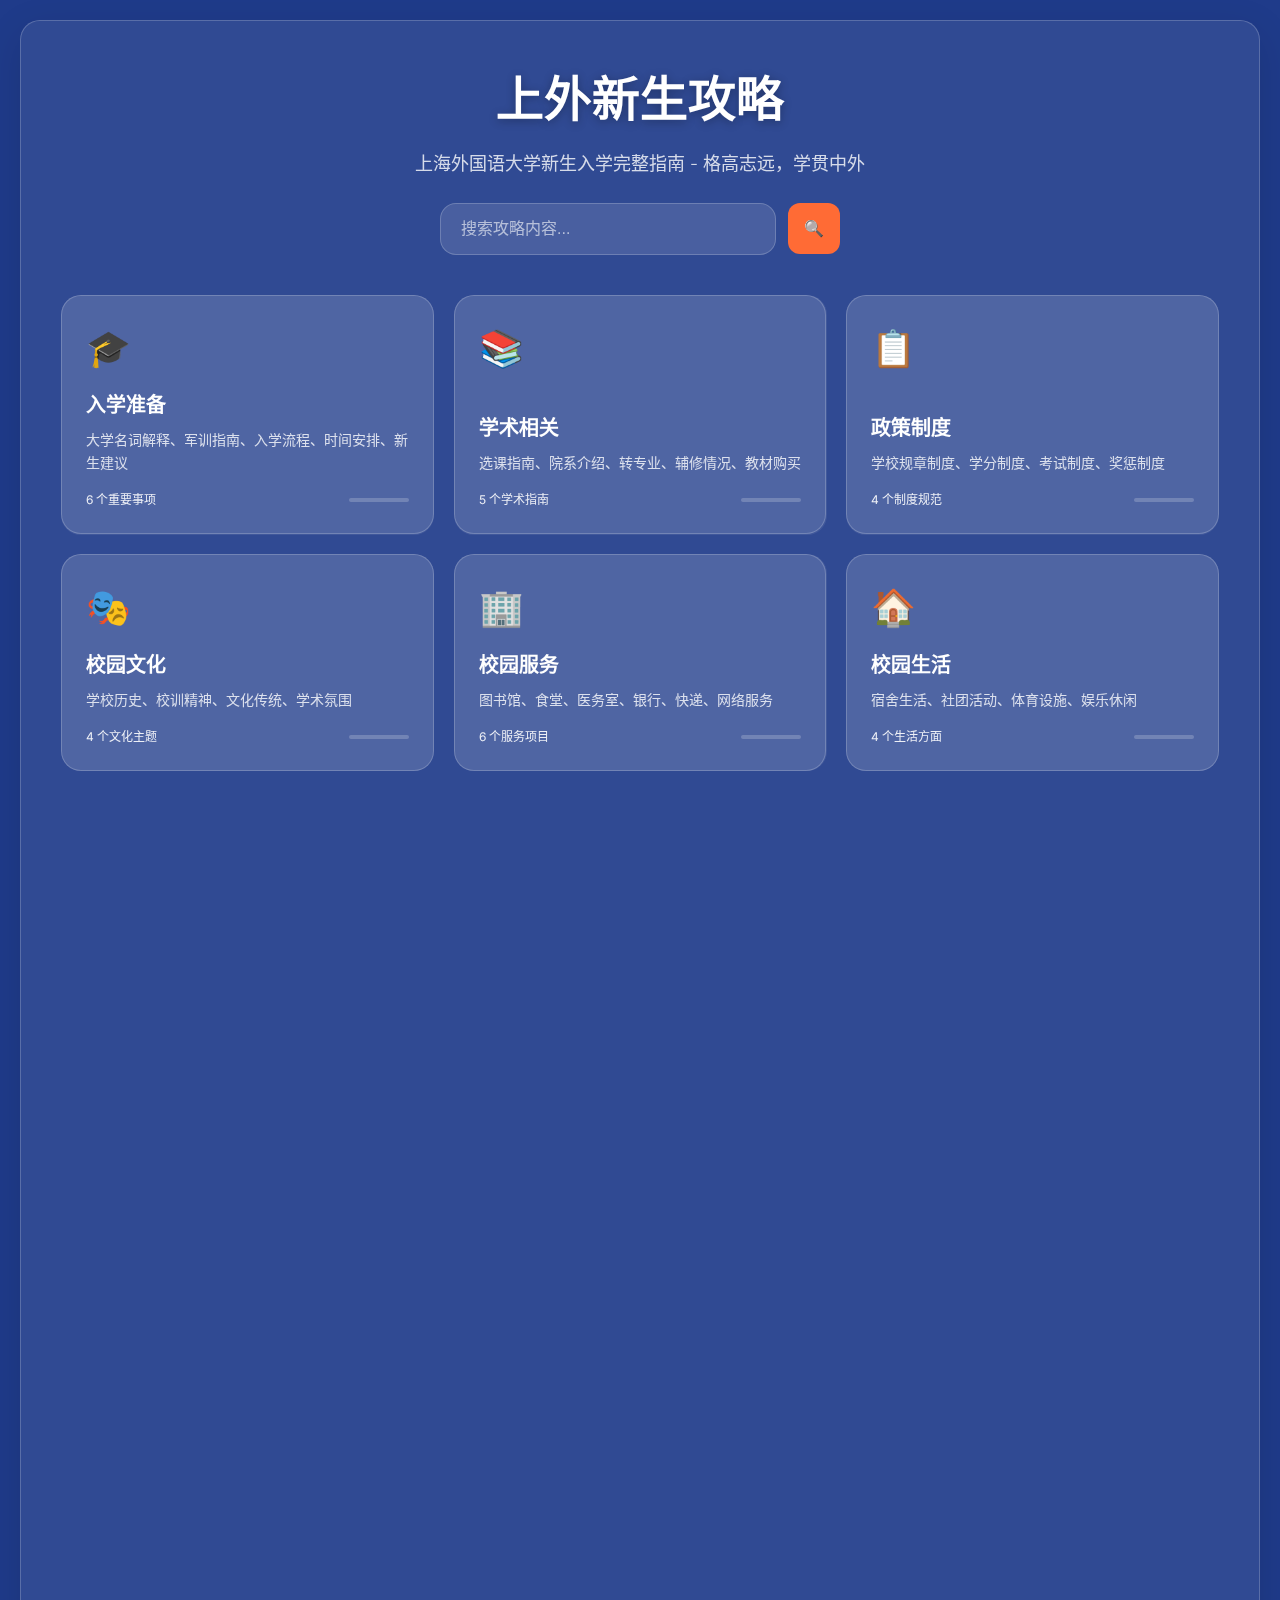
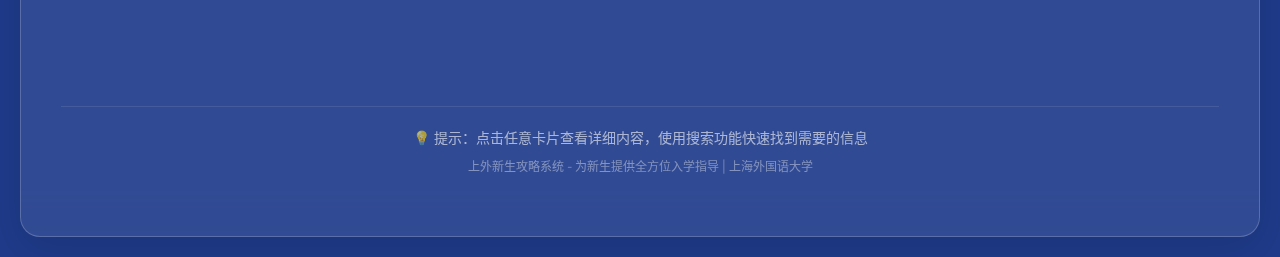
<file: index.html>
<!DOCTYPE html>
<html lang="zh-CN">
<head>
    <meta charset="UTF-8">
    <meta name="viewport" content="width=device-width, initial-scale=1.0">
    <title>上外新生攻略 - 现代化指南系统</title>
    <link rel="stylesheet" href="css/styles.css">
    <link href="https://fonts.googleapis.com/css2?family=Inter:wght@300;400;500;600;700&display=swap" rel="stylesheet">
    <meta name="description" content="上海外国语大学新生入学完整攻略，包含入学准备、学术相关、政策制度、校园文化、校园服务、校园生活等全方位信息">
    <meta name="keywords" content="上外,上海外国语大学,新生攻略,入学指南,大学生活,SISU">
</head>
<body>
    <div class="glass-container">
        <header class="glass-header">
            <h1>上外新生攻略</h1>
            <p>上海外国语大学新生入学完整指南 - 格高志远，学贯中外</p>
            
            <!-- 搜索栏 -->
            <div class="search-container">
                <input type="text" placeholder="搜索攻略内容..." class="glass-search" id="searchInput">
                <button class="search-btn" id="searchBtn">🔍</button>
            </div>
        </header>

        <!-- 主要分类网格 -->
        <main class="category-grid enhanced-grid">
            <!-- 入学准备 -->
            <div class="glass-card" onclick="navigateToPage('入学准备.html')">
                <div class="card-icon">🎓</div>
                <div class="card-content">
                    <h3>入学准备</h3>
                    <p>大学名词解释、军训指南、入学流程、时间安排、新生建议</p>
                    <div class="card-stats">
                        <span class="file-count">6 个重要事项</span>
                        <div class="progress-bar">
                            <div class="progress-fill" style="width: 90%;"></div>
                        </div>
                    </div>
                </div>
            </div>

            <!-- 学术相关 -->
            <div class="glass-card" onclick="navigateToPage('学术相关.html')">
                <div class="card-icon">📚</div>
                <div class="card-content">
                    <h3>学术相关</h3>
                    <p>选课指南、院系介绍、转专业、辅修情况、教材购买</p>
                    <div class="card-stats">
                        <span class="file-count">5 个学术指南</span>
                        <div class="progress-bar">
                            <div class="progress-fill" style="width: 85%;"></div>
                        </div>
                    </div>
                </div>
            </div>

            <!-- 政策制度 -->
            <div class="glass-card" onclick="navigateToPage('政策制度.html')">
                <div class="card-icon">📋</div>
                <div class="card-content">
                    <h3>政策制度</h3>
                    <p>学校规章制度、学分制度、考试制度、奖惩制度</p>
                    <div class="card-stats">
                        <span class="file-count">4 个制度规范</span>
                        <div class="progress-bar">
                            <div class="progress-fill" style="width: 80%;"></div>
                        </div>
                    </div>
                </div>
            </div>

            <!-- 校园文化 -->
            <div class="glass-card" onclick="navigateToPage('校园文化.html')">
                <div class="card-icon">🎭</div>
                <div class="card-content">
                    <h3>校园文化</h3>
                    <p>学校历史、校训精神、文化传统、学术氛围</p>
                    <div class="card-stats">
                        <span class="file-count">4 个文化主题</span>
                        <div class="progress-bar">
                            <div class="progress-fill" style="width: 75%;"></div>
                        </div>
                    </div>
                </div>
            </div>

            <!-- 校园服务 -->
            <div class="glass-card" onclick="navigateToPage('校园服务.html')">
                <div class="card-icon">🏢</div>
                <div class="card-content">
                    <h3>校园服务</h3>
                    <p>图书馆、食堂、医务室、银行、快递、网络服务</p>
                    <div class="card-stats">
                        <span class="file-count">6 个服务项目</span>
                        <div class="progress-bar">
                            <div class="progress-fill" style="width: 88%;"></div>
                        </div>
                    </div>
                </div>
            </div>

            <!-- 校园生活 -->
            <div class="glass-card" onclick="navigateToPage('校园生活.html')">
                <div class="card-icon">🏠</div>
                <div class="card-content">
                    <h3>校园生活</h3>
                    <p>宿舍生活、社团活动、体育设施、娱乐休闲</p>
                    <div class="card-stats">
                        <span class="file-count">4 个生活方面</span>
                        <div class="progress-bar">
                            <div class="progress-fill" style="width: 82%;"></div>
                        </div>
                    </div>
                </div>
            </div>
        </main>

        <!-- 图片卡片区域 -->
        <section class="image-cards-section">
            <!-- 图片卡片1 - 仅显示图片 -->
            <div class="glass-card image-card">
                <img src="images/1.jpg" alt="上外校园图片" class="card-image">
                <div class="card-content">
                    <h3>校园风光</h3>
                    <p>上海外国语大学美丽校园</p>
                    <div class="card-stats">
                        <span class="file-count">校园展示</span>
                    </div>
                </div>
            </div>

            <!-- 图片卡片2 - 带链接功能 -->
            <div class="glass-card image-card" onclick="window.open('https://pd.qq.com/g/655251834053549594', '_blank')">
                <img src="images/2.jpg" alt="QQ频道二维码" class="card-image">
                <div class="card-content">
                    <h3>加入频道</h3>
                    <p>点击加入上外新生交流频道</p>
                    <div class="card-stats">
                        <span class="file-count">在线交流</span>
                    </div>
                </div>
            </div>
        </section>

        <!-- 底部信息 -->
        <footer class="glass-footer" style="text-align: center; margin-top: 40px; padding: 20px; border-top: 1px solid rgba(255,255,255,0.1);">
            <p style="color: rgba(255,255,255,0.6); font-size: 14px;">
                💡 提示：点击任意卡片查看详细内容，使用搜索功能快速找到需要的信息
            </p>
            <p style="color: rgba(255,255,255,0.4); font-size: 12px; margin-top: 8px;">
                上外新生攻略系统 - 为新生提供全方位入学指导 | 上海外国语大学
            </p>
        </footer>
    </div>

    <script src="js/script.js"></script>
    
    <!-- 页面加载动画 -->
    <script>
        // 页面加载完成后的初始化
        document.addEventListener('DOMContentLoaded', function() {
            // 添加卡片进入动画
            const cards = document.querySelectorAll('.glass-card');
            cards.forEach((card, index) => {
                card.style.opacity = '0';
                card.style.transform = 'translateY(30px)';
                card.style.transition = 'all 0.6s ease';
                
                setTimeout(() => {
                    card.style.opacity = '1';
                    card.style.transform = 'translateY(0)';
                }, index * 100 + 300);
            });
            
            // 添加统计数据动画
            const progressBars = document.querySelectorAll('.progress-fill');
            progressBars.forEach(bar => {
                const width = bar.style.width;
                bar.style.width = '0%';
                setTimeout(() => {
                    bar.style.width = width;
                }, 1000);
            });
        });
        
        // 添加卡片点击反馈效果
        document.querySelectorAll('.glass-card').forEach(card => {
            card.addEventListener('click', function() {
                this.style.transform = 'scale(0.95)';
                setTimeout(() => {
                    this.style.transform = '';
                }, 150);
            });
        });
    </script>
</body>
</html>
</file>
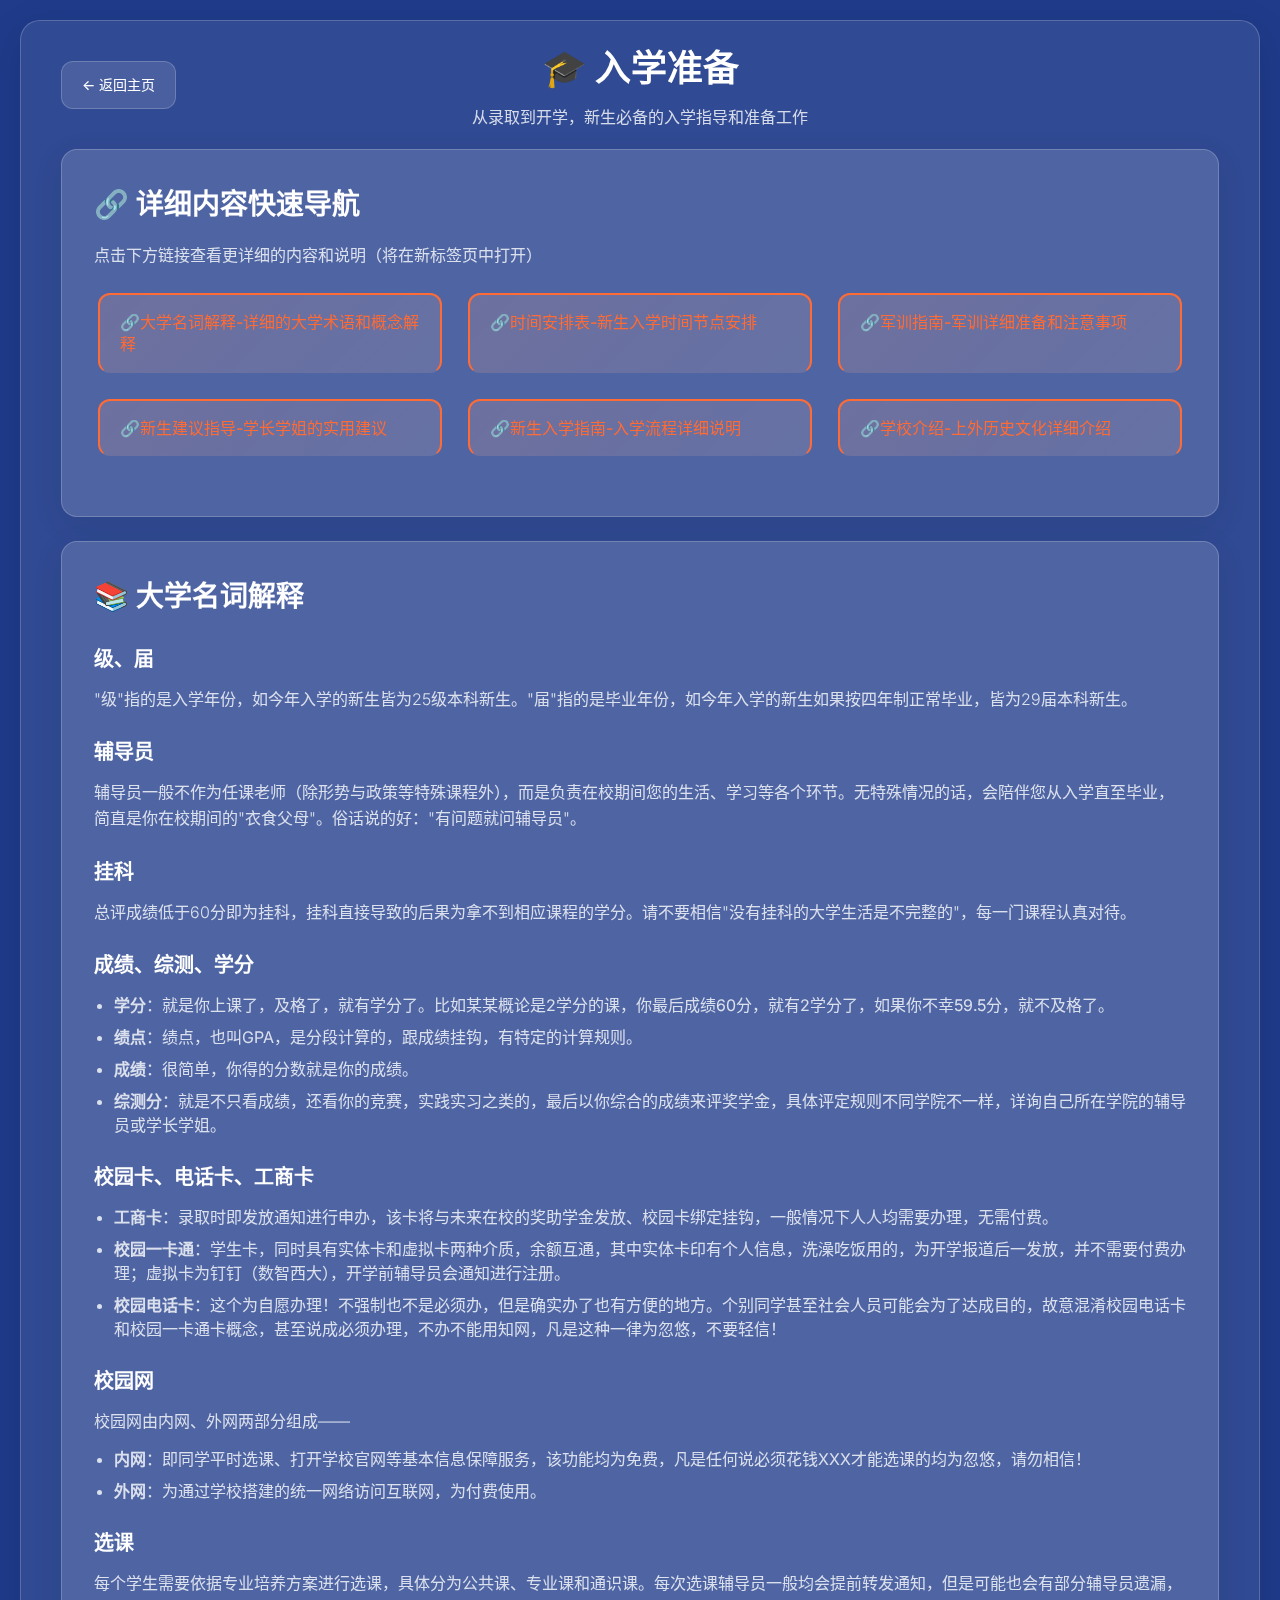
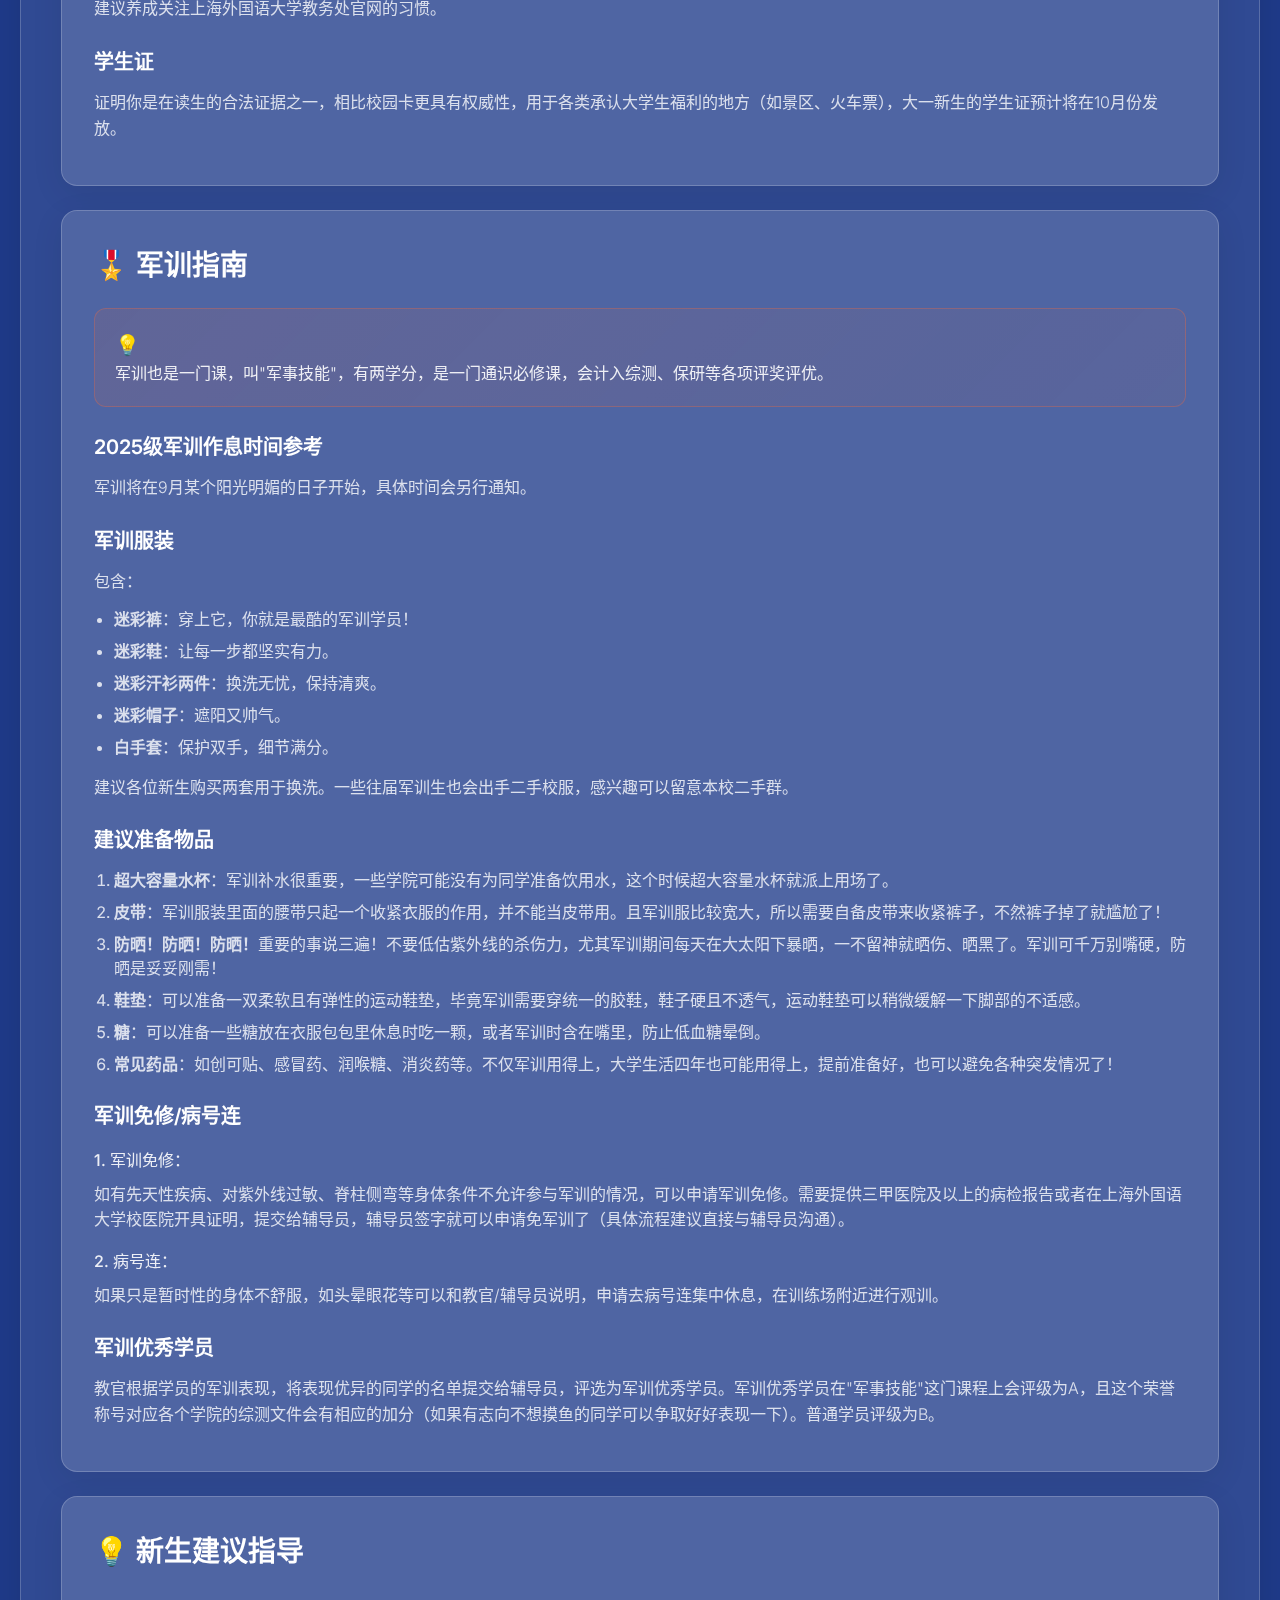
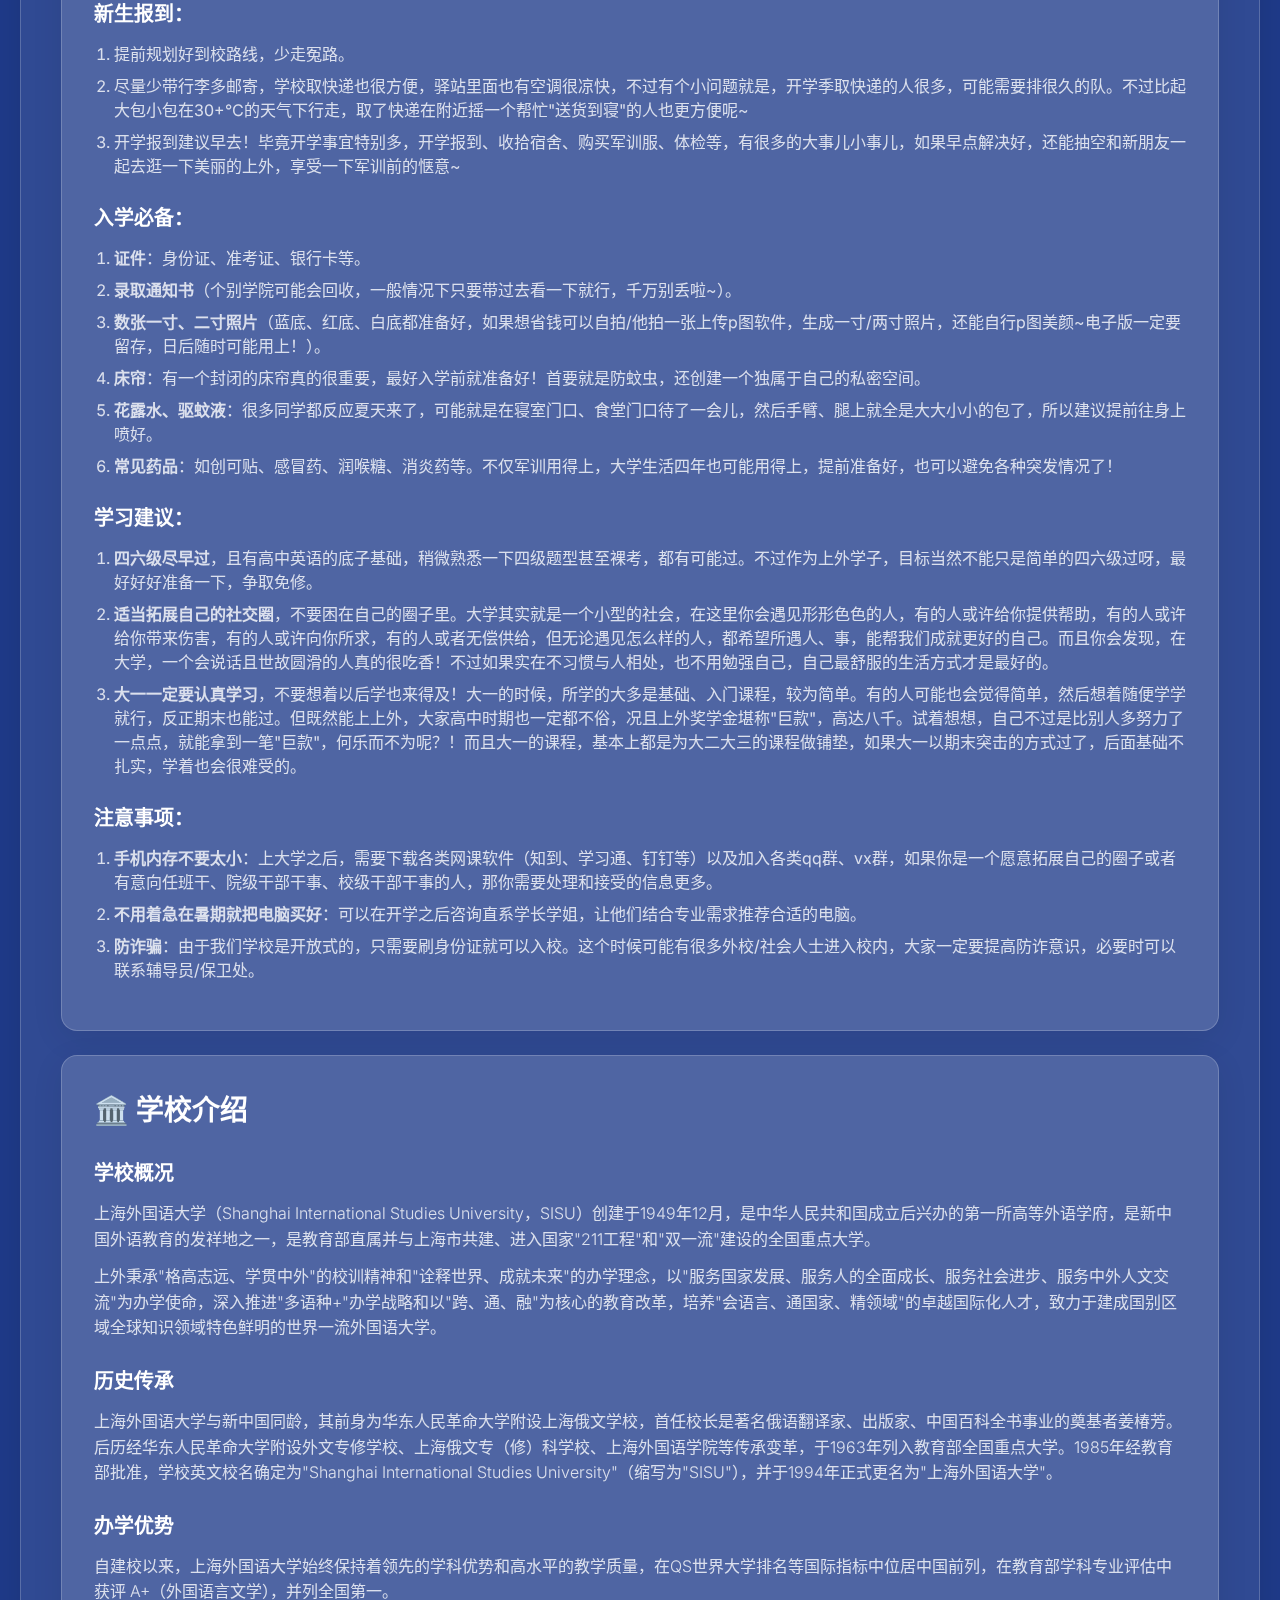
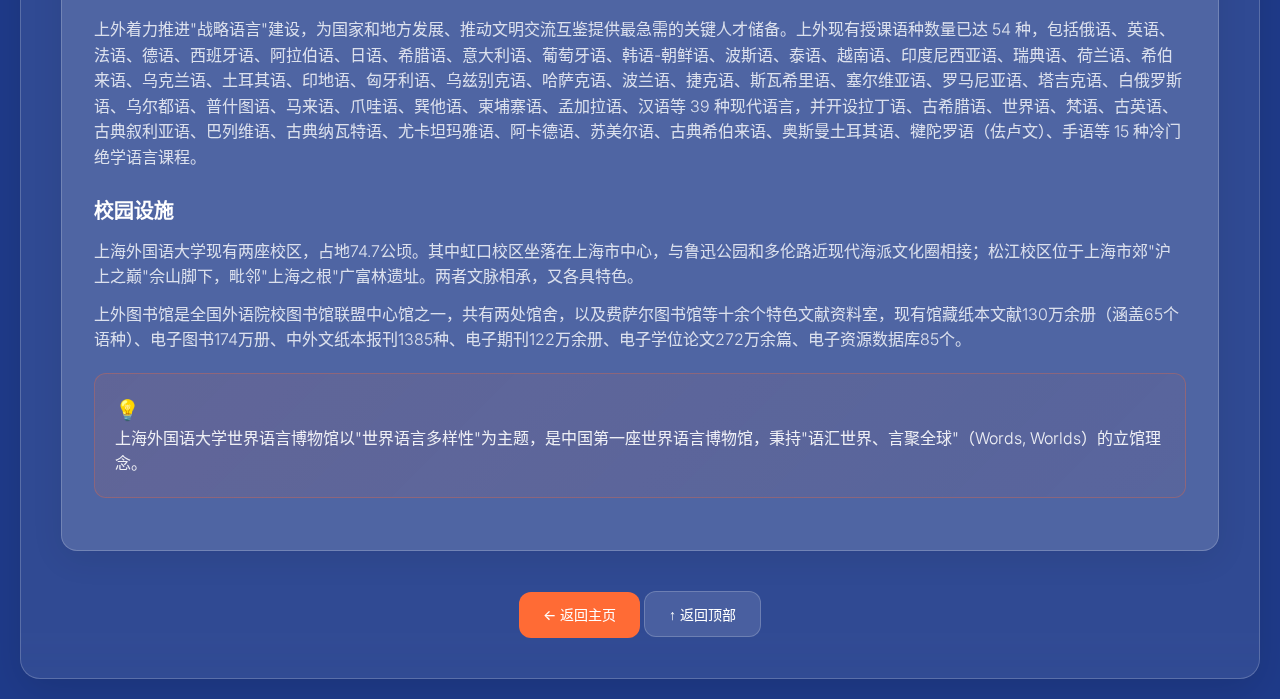
<file: 入学准备.html>
<!DOCTYPE html>
<html lang="zh-CN">
<head>
    <meta charset="UTF-8">
    <meta name="viewport" content="width=device-width, initial-scale=1.0">
    <title>入学准备 - 上外新生攻略</title>
    <link rel="stylesheet" href="css/styles.css">
    <link href="https://fonts.googleapis.com/css2?family=Inter:wght@300;400;500;600;700&display=swap" rel="stylesheet">
    <meta name="description" content="上海外国语大学新生入学准备完整指南，包含大学名词解释、军训指南、入学流程等">
</head>
<body>
    <div class="glass-container">
        <!-- 页面头部 -->
        <header class="page-header">
            <a href="index.html" class="back-button">
                ← 返回主页
            </a>
            <div class="page-title">
                <h1>🎓 入学准备</h1>
                <p>从录取到开学，新生必备的入学指导和准备工作</p>
            </div>
        </header>

        <!-- 详细内容快速导航 -->
        <section class="content-section">
            <h2>🔗 详细内容快速导航</h2>
            <p style="color: rgba(255, 255, 255, 0.8); margin-bottom: 20px;">点击下方链接查看更详细的内容和说明（将在新标签页中打开）</p>

            <div class="quick-nav-grid">
                <a href="https://docs.qq.com/aio/DQVRIUmtyY3hKcVVU?p=pBswR9oVqqmNiUPeunI9EW" target="_blank" class="quick-nav-link">
                    🔗大学名词解释-详细的大学术语和概念解释
                </a>

                <a href="https://docs.qq.com/aio/DQVRIUmtyY3hKcVVU?p=JVC6uEjw6VJZGIvoqHPIXy" target="_blank" class="quick-nav-link">
                    🔗时间安排表-新生入学时间节点安排
                </a>

                <a href="https://docs.qq.com/aio/DQVRIUmtyY3hKcVVU?p=hqIxMqXC9P5t3ljfXKfuLl" target="_blank" class="quick-nav-link">
                    🔗军训指南-军训详细准备和注意事项
                </a>

                <a href="https://docs.qq.com/aio/DQVRIUmtyY3hKcVVU?p=51rrvevZdTSGCehOZGcMX9" target="_blank" class="quick-nav-link">
                    🔗新生建议指导-学长学姐的实用建议
                </a>

                <a href="https://docs.qq.com/aio/DQVRIUmtyY3hKcVVU?p=mSEglHZodxMFleIzDSZGIf" target="_blank" class="quick-nav-link">
                    🔗新生入学指南-入学流程详细说明
                </a>

                <a href="https://docs.qq.com/aio/DQVRIUmtyY3hKcVVU?p=U2tdbLA4vhMn1lBJoual8F" target="_blank" class="quick-nav-link">
                    🔗学校介绍-上外历史文化详细介绍
                </a>
            </div>
        </section>

        <!-- 大学名词解释 -->
        <section class="content-section">
            <h2>📚 大学名词解释</h2>
            
            <h3>级、届</h3>
            <p>"级"指的是入学年份，如今年入学的新生皆为25级本科新生。"届"指的是毕业年份，如今年入学的新生如果按四年制正常毕业，皆为29届本科新生。</p>

            <h3>辅导员</h3>
            <p>辅导员一般不作为任课老师（除形势与政策等特殊课程外），而是负责在校期间您的生活、学习等各个环节。无特殊情况的话，会陪伴您从入学直至毕业，简直是你在校期间的"衣食父母"。俗话说的好："有问题就问辅导员"。</p>

            <h3>挂科</h3>
            <p>总评成绩低于60分即为挂科，挂科直接导致的后果为拿不到相应课程的学分。请不要相信"没有挂科的大学生活是不完整的"，每一门课程认真对待。</p>

            <h3>成绩、综测、学分</h3>
            <ul>
                <li><strong>学分</strong>：就是你上课了，及格了，就有学分了。比如某某概论是2学分的课，你最后成绩60分，就有2学分了，如果你不幸59.5分，就不及格了。</li>
                <li><strong>绩点</strong>：绩点，也叫GPA，是分段计算的，跟成绩挂钩，有特定的计算规则。</li>
                <li><strong>成绩</strong>：很简单，你得的分数就是你的成绩。</li>
                <li><strong>综测分</strong>：就是不只看成绩，还看你的竞赛，实践实习之类的，最后以你综合的成绩来评奖学金，具体评定规则不同学院不一样，详询自己所在学院的辅导员或学长学姐。</li>
            </ul>

            <h3>校园卡、电话卡、工商卡</h3>
            <ul>
                <li><strong>工商卡</strong>：录取时即发放通知进行申办，该卡将与未来在校的奖助学金发放、校园卡绑定挂钩，一般情况下人人均需要办理，无需付费。</li>
                <li><strong>校园一卡通</strong>：学生卡，同时具有实体卡和虚拟卡两种介质，余额互通，其中实体卡印有个人信息，洗澡吃饭用的，为开学报道后一发放，并不需要付费办理；虚拟卡为钉钉（数智西大），开学前辅导员会通知进行注册。</li>
                <li><strong>校园电话卡</strong>：这个为自愿办理！不强制也不是必须办，但是确实办了也有方便的地方。个别同学甚至社会人员可能会为了达成目的，故意混淆校园电话卡和校园一卡通卡概念，甚至说成必须办理，不办不能用知网，凡是这种一律为忽悠，不要轻信！</li>
            </ul>

            <h3>校园网</h3>
            <p>校园网由内网、外网两部分组成——</p>
            <ul>
                <li><strong>内网</strong>：即同学平时选课、打开学校官网等基本信息保障服务，该功能均为免费，凡是任何说必须花钱XXX才能选课的均为忽悠，请勿相信！</li>
                <li><strong>外网</strong>：为通过学校搭建的统一网络访问互联网，为付费使用。</li>
            </ul>

            <h3>选课</h3>
            <p>每个学生需要依据专业培养方案进行选课，具体分为公共课、专业课和通识课。每次选课辅导员一般均会提前转发通知，但是可能也会有部分辅导员遗漏，建议养成关注上海外国语大学教务处官网的习惯。</p>

            <h3>学生证</h3>
            <p>证明你是在读生的合法证据之一，相比校园卡更具有权威性，用于各类承认大学生福利的地方（如景区、火车票），大一新生的学生证预计将在10月份发放。</p>
        </section>

        <!-- 军训指南 -->
        <section class="content-section">
            <h2>🎖️ 军训指南</h2>
            
            <div class="tip-box">
                <p>军训也是一门课，叫"军事技能"，有两学分，是一门通识必修课，会计入综测、保研等各项评奖评优。</p>
            </div>

            <h3>2025级军训作息时间参考</h3>
            <p>军训将在9月某个阳光明媚的日子开始，具体时间会另行通知。</p>

            <h3>军训服装</h3>
            <p>包含：</p>
            <ul>
                <li><strong>迷彩裤</strong>：穿上它，你就是最酷的军训学员！</li>
                <li><strong>迷彩鞋</strong>：让每一步都坚实有力。</li>
                <li><strong>迷彩汗衫两件</strong>：换洗无忧，保持清爽。</li>
                <li><strong>迷彩帽子</strong>：遮阳又帅气。</li>
                <li><strong>白手套</strong>：保护双手，细节满分。</li>
            </ul>
            <p>建议各位新生购买两套用于换洗。一些往届军训生也会出手二手校服，感兴趣可以留意本校二手群。</p>

            <h3>建议准备物品</h3>
            <ol>
                <li><strong>超大容量水杯</strong>：军训补水很重要，一些学院可能没有为同学准备饮用水，这个时候超大容量水杯就派上用场了。</li>
                <li><strong>皮带</strong>：军训服装里面的腰带只起一个收紧衣服的作用，并不能当皮带用。且军训服比较宽大，所以需要自备皮带来收紧裤子，不然裤子掉了就尴尬了！</li>
                <li><strong>防晒！防晒！防晒！</strong>重要的事说三遍！不要低估紫外线的杀伤力，尤其军训期间每天在大太阳下暴晒，一不留神就晒伤、晒黑了。军训可千万别嘴硬，防晒是妥妥刚需！</li>
                <li><strong>鞋垫</strong>：可以准备一双柔软且有弹性的运动鞋垫，毕竟军训需要穿统一的胶鞋，鞋子硬且不透气，运动鞋垫可以稍微缓解一下脚部的不适感。</li>
                <li><strong>糖</strong>：可以准备一些糖放在衣服包包里休息时吃一颗，或者军训时含在嘴里，防止低血糖晕倒。</li>
                <li><strong>常见药品</strong>：如创可贴、感冒药、润喉糖、消炎药等。不仅军训用得上，大学生活四年也可能用得上，提前准备好，也可以避免各种突发情况了！</li>
            </ol>

            <h3>军训免修/病号连</h3>
            <h4>1. 军训免修：</h4>
            <p>如有先天性疾病、对紫外线过敏、脊柱侧弯等身体条件不允许参与军训的情况，可以申请军训免修。需要提供三甲医院及以上的病检报告或者在上海外国语大学校医院开具证明，提交给辅导员，辅导员签字就可以申请免军训了（具体流程建议直接与辅导员沟通）。</p>

            <h4>2. 病号连：</h4>
            <p>如果只是暂时性的身体不舒服，如头晕眼花等可以和教官/辅导员说明，申请去病号连集中休息，在训练场附近进行观训。</p>

            <h3>军训优秀学员</h3>
            <p>教官根据学员的军训表现，将表现优异的同学的名单提交给辅导员，评选为军训优秀学员。军训优秀学员在"军事技能"这门课程上会评级为A，且这个荣誉称号对应各个学院的综测文件会有相应的加分（如果有志向不想摸鱼的同学可以争取好好表现一下）。普通学员评级为B。</p>
        </section>

        <!-- 新生建议指导 -->
        <section class="content-section">
            <h2>💡 新生建议指导</h2>
            
            <h3>新生报到：</h3>
            <ol>
                <li>提前规划好到校路线，少走冤路。</li>
                <li>尽量少带行李多邮寄，学校取快递也很方便，驿站里面也有空调很凉快，不过有个小问题就是，开学季取快递的人很多，可能需要排很久的队。不过比起大包小包在30+℃的天气下行走，取了快递在附近摇一个帮忙"送货到寝"的人也更方便呢~</li>
                <li>开学报到建议早去！毕竟开学事宜特别多，开学报到、收拾宿舍、购买军训服、体检等，有很多的大事儿小事儿，如果早点解决好，还能抽空和新朋友一起去逛一下美丽的上外，享受一下军训前的惬意~</li>
            </ol>

            <h3>入学必备：</h3>
            <ol>
                <li><strong>证件</strong>：身份证、准考证、银行卡等。</li>
                <li><strong>录取通知书</strong>（个别学院可能会回收，一般情况下只要带过去看一下就行，千万别丢啦~）。</li>
                <li><strong>数张一寸、二寸照片</strong>（蓝底、红底、白底都准备好，如果想省钱可以自拍/他拍一张上传p图软件，生成一寸/两寸照片，还能自行p图美颜~电子版一定要留存，日后随时可能用上！）。</li>
                <li><strong>床帘</strong>：有一个封闭的床帘真的很重要，最好入学前就准备好！首要就是防蚊虫，还创建一个独属于自己的私密空间。</li>
                <li><strong>花露水、驱蚊液</strong>：很多同学都反应夏天来了，可能就是在寝室门口、食堂门口待了一会儿，然后手臂、腿上就全是大大小小的包了，所以建议提前往身上喷好。</li>
                <li><strong>常见药品</strong>：如创可贴、感冒药、润喉糖、消炎药等。不仅军训用得上，大学生活四年也可能用得上，提前准备好，也可以避免各种突发情况了！</li>
            </ol>

            <h3>学习建议：</h3>
            <ol>
                <li><strong>四六级尽早过</strong>，且有高中英语的底子基础，稍微熟悉一下四级题型甚至裸考，都有可能过。不过作为上外学子，目标当然不能只是简单的四六级过呀，最好好好准备一下，争取免修。</li>
                <li><strong>适当拓展自己的社交圈</strong>，不要困在自己的圈子里。大学其实就是一个小型的社会，在这里你会遇见形形色色的人，有的人或许给你提供帮助，有的人或许给你带来伤害，有的人或许向你所求，有的人或者无偿供给，但无论遇见怎么样的人，都希望所遇人、事，能帮我们成就更好的自己。而且你会发现，在大学，一个会说话且世故圆滑的人真的很吃香！不过如果实在不习惯与人相处，也不用勉强自己，自己最舒服的生活方式才是最好的。</li>
                <li><strong>大一一定要认真学习</strong>，不要想着以后学也来得及！大一的时候，所学的大多是基础、入门课程，较为简单。有的人可能也会觉得简单，然后想着随便学学就行，反正期末也能过。但既然能上上外，大家高中时期也一定都不俗，况且上外奖学金堪称"巨款"，高达八千。试着想想，自己不过是比别人多努力了一点点，就能拿到一笔"巨款"，何乐而不为呢？！而且大一的课程，基本上都是为大二大三的课程做铺垫，如果大一以期末突击的方式过了，后面基础不扎实，学着也会很难受的。</li>
            </ol>

            <h3>注意事项：</h3>
            <ol>
                <li><strong>手机内存不要太小</strong>：上大学之后，需要下载各类网课软件（知到、学习通、钉钉等）以及加入各类qq群、vx群，如果你是一个愿意拓展自己的圈子或者有意向任班干、院级干部干事、校级干部干事的人，那你需要处理和接受的信息更多。</li>
                <li><strong>不用着急在暑期就把电脑买好</strong>：可以在开学之后咨询直系学长学姐，让他们结合专业需求推荐合适的电脑。</li>
                <li><strong>防诈骗</strong>：由于我们学校是开放式的，只需要刷身份证就可以入校。这个时候可能有很多外校/社会人士进入校内，大家一定要提高防诈意识，必要时可以联系辅导员/保卫处。</li>
            </ol>
        </section>

        <!-- 学校介绍 -->
        <section class="content-section">
            <h2>🏛️ 学校介绍</h2>

            <h3>学校概况</h3>
            <p>上海外国语大学（Shanghai International Studies University，SISU）创建于1949年12月，是中华人民共和国成立后兴办的第一所高等外语学府，是新中国外语教育的发祥地之一，是教育部直属并与上海市共建、进入国家"211工程"和"双一流"建设的全国重点大学。</p>

            <p>上外秉承"格高志远、学贯中外"的校训精神和"诠释世界、成就未来"的办学理念，以"服务国家发展、服务人的全面成长、服务社会进步、服务中外人文交流"为办学使命，深入推进"多语种+"办学战略和以"跨、通、融"为核心的教育改革，培养"会语言、通国家、精领域"的卓越国际化人才，致力于建成国别区域全球知识领域特色鲜明的世界一流外国语大学。</p>

            <h3>历史传承</h3>
            <p>上海外国语大学与新中国同龄，其前身为华东人民革命大学附设上海俄文学校，首任校长是著名俄语翻译家、出版家、中国百科全书事业的奠基者姜椿芳。后历经华东人民革命大学附设外文专修学校、上海俄文专（修）科学校、上海外国语学院等传承变革，于1963年列入教育部全国重点大学。1985年经教育部批准，学校英文校名确定为"Shanghai International Studies University"（缩写为"SISU"），并于1994年正式更名为"上海外国语大学"。</p>

            <h3>办学优势</h3>
            <p>自建校以来，上海外国语大学始终保持着领先的学科优势和高水平的教学质量，在QS世界大学排名等国际指标中位居中国前列，在教育部学科专业评估中获评 A+（外国语言文学），并列全国第一。</p>

            <p>上外着力推进"战略语言"建设，为国家和地方发展、推动文明交流互鉴提供最急需的关键人才储备。上外现有授课语种数量已达 54 种，包括俄语、英语、法语、德语、西班牙语、阿拉伯语、日语、希腊语、意大利语、葡萄牙语、韩语-朝鲜语、波斯语、泰语、越南语、印度尼西亚语、瑞典语、荷兰语、希伯来语、乌克兰语、土耳其语、印地语、匈牙利语、乌兹别克语、哈萨克语、波兰语、捷克语、斯瓦希里语、塞尔维亚语、罗马尼亚语、塔吉克语、白俄罗斯语、乌尔都语、普什图语、马来语、爪哇语、巽他语、柬埔寨语、孟加拉语、汉语等 39 种现代语言，并开设拉丁语、古希腊语、世界语、梵语、古英语、古典叙利亚语、巴列维语、古典纳瓦特语、尤卡坦玛雅语、阿卡德语、苏美尔语、古典希伯来语、奥斯曼土耳其语、犍陀罗语（佉卢文）、手语等 15 种冷门绝学语言课程。</p>

            <h3>校园设施</h3>
            <p>上海外国语大学现有两座校区，占地74.7公顷。其中虹口校区坐落在上海市中心，与鲁迅公园和多伦路近现代海派文化圈相接；松江校区位于上海市郊"沪上之巅"佘山脚下，毗邻"上海之根"广富林遗址。两者文脉相承，又各具特色。</p>

            <p>上外图书馆是全国外语院校图书馆联盟中心馆之一，共有两处馆舍，以及费萨尔图书馆等十余个特色文献资料室，现有馆藏纸本文献130万余册（涵盖65个语种）、电子图书174万册、中外文纸本报刊1385种、电子期刊122万余册、电子学位论文272万余篇、电子资源数据库85个。</p>

            <div class="tip-box">
                <p>上海外国语大学世界语言博物馆以"世界语言多样性"为主题，是中国第一座世界语言博物馆，秉持"语汇世界、言聚全球"（Words, Worlds）的立馆理念。</p>
            </div>
        </section>

        <!-- 返回顶部按钮 -->
        <div style="text-align: center; margin-top: 40px;">
            <a href="index.html" class="modern-button">← 返回主页</a>
            <button onclick="scrollToTop()" class="modern-button secondary">↑ 返回顶部</button>
        </div>
    </div>

    <script src="js/script.js"></script>
</body>
</html>
</file>
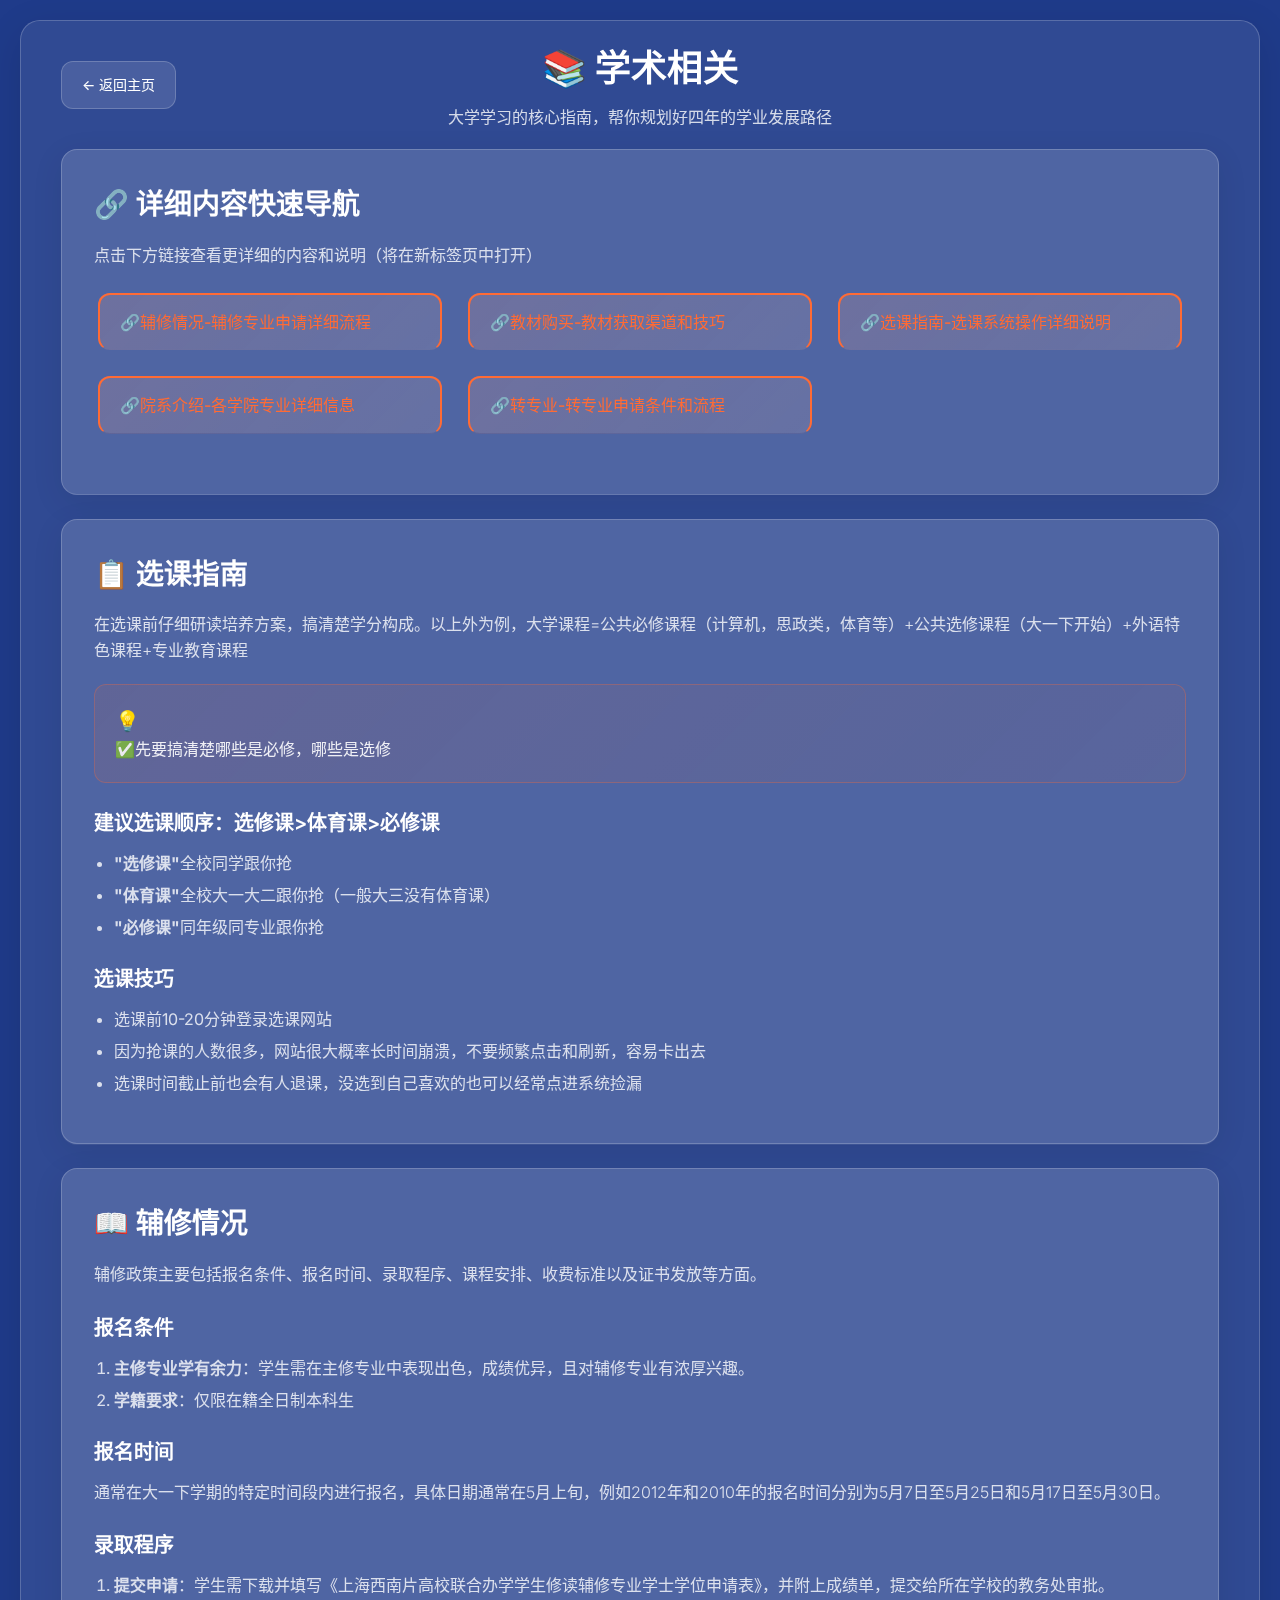
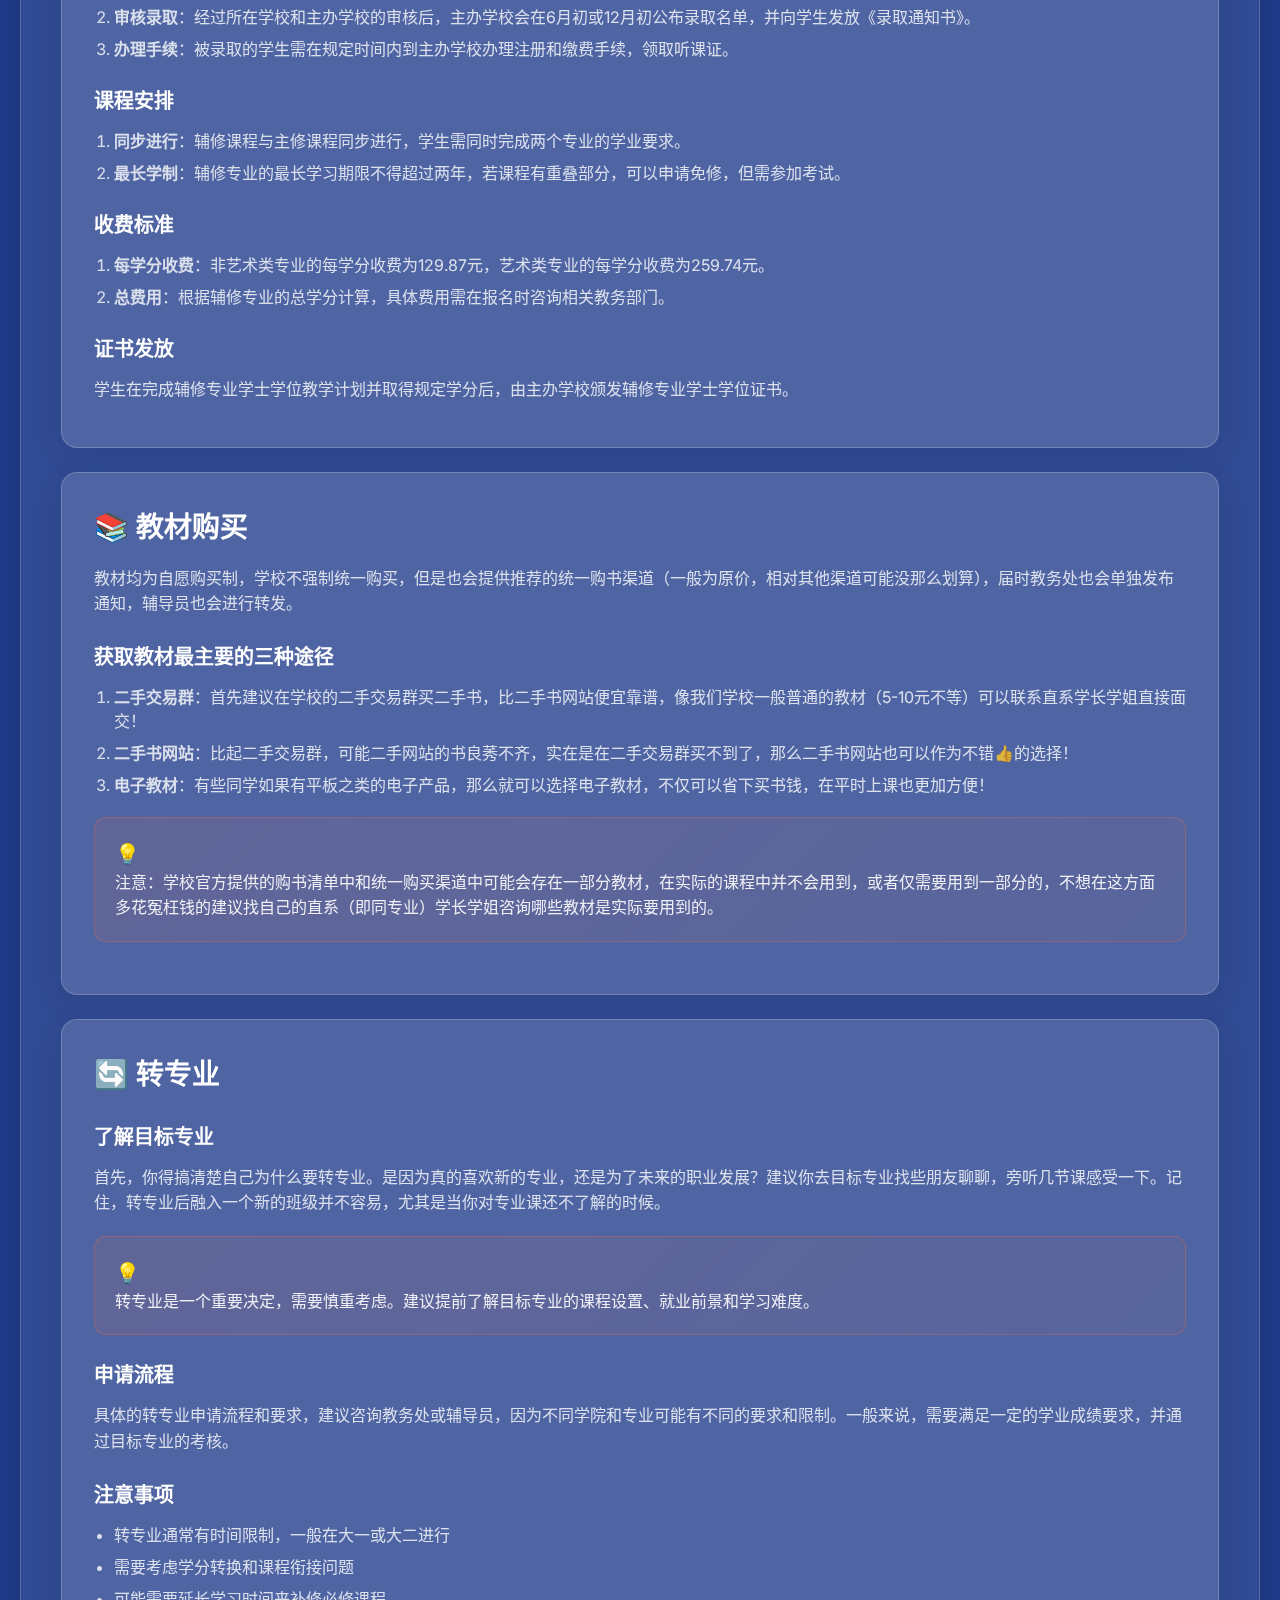
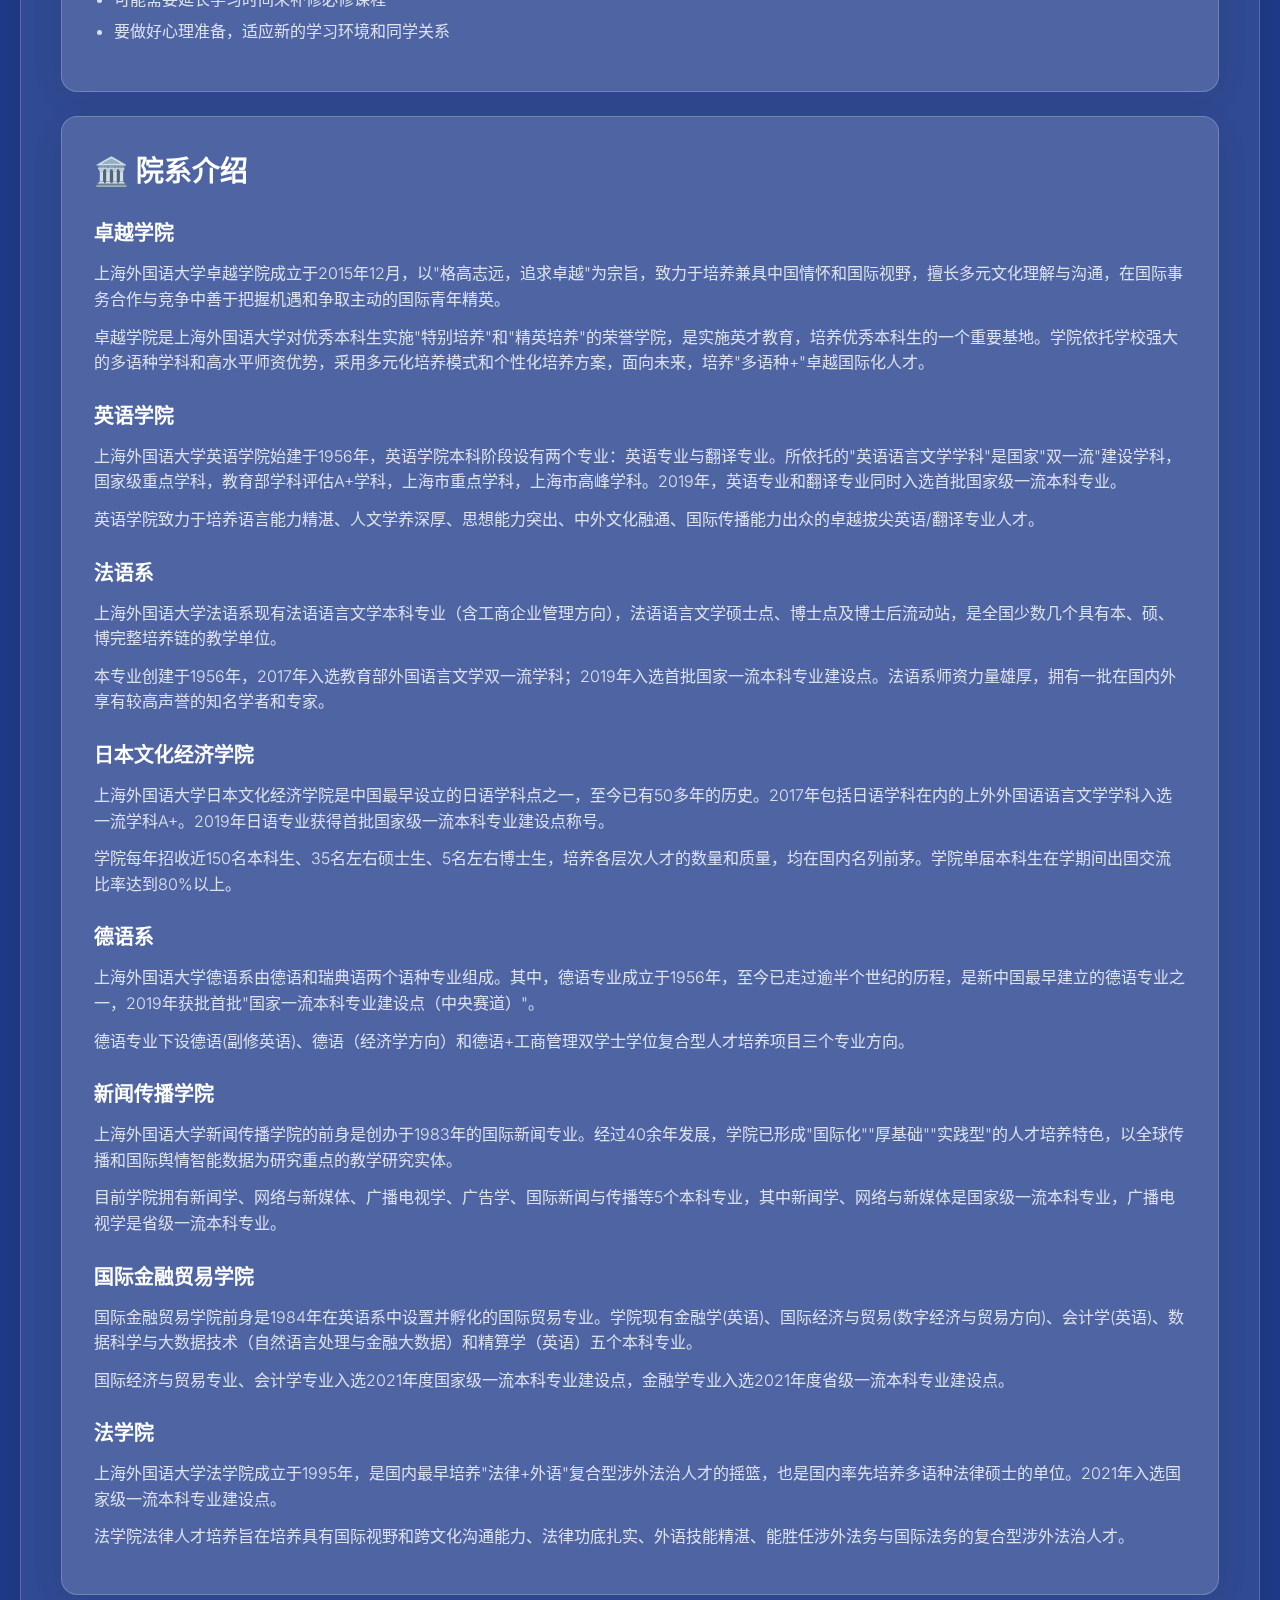
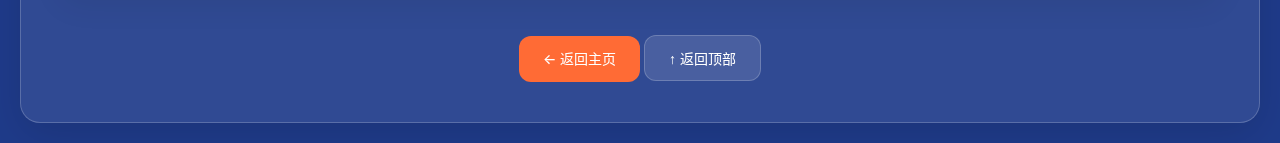
<file: 学术相关.html>
<!DOCTYPE html>
<html lang="zh-CN">
<head>
    <meta charset="UTF-8">
    <meta name="viewport" content="width=device-width, initial-scale=1.0">
    <title>学术相关 - 上外新生攻略</title>
    <link rel="stylesheet" href="css/styles.css">
    <link href="https://fonts.googleapis.com/css2?family=Inter:wght@300;400;500;600;700&display=swap" rel="stylesheet">
    <meta name="description" content="上海外国语大学学术相关指南，包含选课、院系介绍、转专业、辅修等信息">
</head>
<body>
    <div class="glass-container">
        <!-- 页面头部 -->
        <header class="page-header">
            <a href="index.html" class="back-button">
                ← 返回主页
            </a>
            <div class="page-title">
                <h1>📚 学术相关</h1>
                <p>大学学习的核心指南，帮你规划好四年的学业发展路径</p>
            </div>
        </header>

        <!-- 详细内容快速导航 -->
        <section class="content-section">
            <h2>🔗 详细内容快速导航</h2>
            <p style="color: rgba(255, 255, 255, 0.8); margin-bottom: 20px;">点击下方链接查看更详细的内容和说明（将在新标签页中打开）</p>

            <div class="quick-nav-grid">
                <a href="https://docs.qq.com/aio/DQVRIUmtyY3hKcVVU?p=DL8DVAsecJ9WPQDZvWdVB0" target="_blank" class="quick-nav-link">
                    🔗辅修情况-辅修专业申请详细流程
                </a>

                <a href="https://docs.qq.com/aio/DQVRIUmtyY3hKcVVU?p=mSfR5vj5t9DQs84qLDhTGb" target="_blank" class="quick-nav-link">
                    🔗教材购买-教材获取渠道和技巧
                </a>

                <a href="https://docs.qq.com/aio/DQVRIUmtyY3hKcVVU?p=Ytjs0k7H9Q6KtIlWZcPhXp" target="_blank" class="quick-nav-link">
                    🔗选课指南-选课系统操作详细说明
                </a>

                <a href="https://docs.qq.com/aio/DQVRIUmtyY3hKcVVU?p=0LEQTACBuGdg73c22CJKWs" target="_blank" class="quick-nav-link">
                    🔗院系介绍-各学院专业详细信息
                </a>

                <a href="https://docs.qq.com/aio/DQVRIUmtyY3hKcVVU?p=ie1k6QKiSn3YwDPNn39ppC" target="_blank" class="quick-nav-link">
                    🔗转专业-转专业申请条件和流程
                </a>
            </div>
        </section>

        <!-- 选课指南 -->
        <section class="content-section">
            <h2>📋 选课指南</h2>
            
            <p>在选课前仔细研读培养方案，搞清楚学分构成。以上外为例，大学课程=公共必修课程（计算机，思政类，体育等）+公共选修课程（大一下开始）+外语特色课程+专业教育课程</p>

            <div class="tip-box">
                <p>✅先要搞清楚哪些是必修，哪些是选修</p>
            </div>

            <h3>建议选课顺序：选修课>体育课>必修课</h3>
            <ul>
                <li><strong>"选修课"</strong>全校同学跟你抢</li>
                <li><strong>"体育课"</strong>全校大一大二跟你抢（一般大三没有体育课）</li>
                <li><strong>"必修课"</strong>同年级同专业跟你抢</li>
            </ul>

            <h3>选课技巧</h3>
            <ul>
                <li>选课前10-20分钟登录选课网站</li>
                <li>因为抢课的人数很多，网站很大概率长时间崩溃，不要频繁点击和刷新，容易卡出去</li>
                <li>选课时间截止前也会有人退课，没选到自己喜欢的也可以经常点进系统捡漏</li>
            </ul>
        </section>

        <!-- 辅修情况 -->
        <section class="content-section">
            <h2>📖 辅修情况</h2>
            
            <p>辅修政策主要包括报名条件、报名时间、录取程序、课程安排、收费标准以及证书发放等方面。</p>

            <h3>报名条件</h3>
            <ol>
                <li><strong>主修专业学有余力</strong>：学生需在主修专业中表现出色，成绩优异，且对辅修专业有浓厚兴趣。</li>
                <li><strong>学籍要求</strong>：仅限在籍全日制本科生</li>
            </ol>

            <h3>报名时间</h3>
            <p>通常在大一下学期的特定时间段内进行报名，具体日期通常在5月上旬，例如2012年和2010年的报名时间分别为5月7日至5月25日和5月17日至5月30日。</p>

            <h3>录取程序</h3>
            <ol>
                <li><strong>提交申请</strong>：学生需下载并填写《上海西南片高校联合办学学生修读辅修专业学士学位申请表》，并附上成绩单，提交给所在学校的教务处审批。</li>
                <li><strong>审核录取</strong>：经过所在学校和主办学校的审核后，主办学校会在6月初或12月初公布录取名单，并向学生发放《录取通知书》。</li>
                <li><strong>办理手续</strong>：被录取的学生需在规定时间内到主办学校办理注册和缴费手续，领取听课证。</li>
            </ol>

            <h3>课程安排</h3>
            <ol>
                <li><strong>同步进行</strong>：辅修课程与主修课程同步进行，学生需同时完成两个专业的学业要求。</li>
                <li><strong>最长学制</strong>：辅修专业的最长学习期限不得超过两年，若课程有重叠部分，可以申请免修，但需参加考试。</li>
            </ol>

            <h3>收费标准</h3>
            <ol>
                <li><strong>每学分收费</strong>：非艺术类专业的每学分收费为129.87元，艺术类专业的每学分收费为259.74元。</li>
                <li><strong>总费用</strong>：根据辅修专业的总学分计算，具体费用需在报名时咨询相关教务部门。</li>
            </ol>

            <h3>证书发放</h3>
            <p>学生在完成辅修专业学士学位教学计划并取得规定学分后，由主办学校颁发辅修专业学士学位证书。</p>
        </section>

        <!-- 教材购买 -->
        <section class="content-section">
            <h2>📚 教材购买</h2>
            
            <p>教材均为自愿购买制，学校不强制统一购买，但是也会提供推荐的统一购书渠道（一般为原价，相对其他渠道可能没那么划算），届时教务处也会单独发布通知，辅导员也会进行转发。</p>

            <h3>获取教材最主要的三种途径</h3>
            <ol>
                <li><strong>二手交易群</strong>：首先建议在学校的二手交易群买二手书，比二手书网站便宜靠谱，像我们学校一般普通的教材（5-10元不等）可以联系直系学长学姐直接面交！</li>
                <li><strong>二手书网站</strong>：比起二手交易群，可能二手网站的书良莠不齐，实在是在二手交易群买不到了，那么二手书网站也可以作为不错👍的选择！</li>
                <li><strong>电子教材</strong>：有些同学如果有平板之类的电子产品，那么就可以选择电子教材，不仅可以省下买书钱，在平时上课也更加方便！</li>
            </ol>

            <div class="tip-box">
                <p><strong>注意</strong>：学校官方提供的购书清单中和统一购买渠道中可能会存在一部分教材，在实际的课程中并不会用到，或者仅需要用到一部分的，不想在这方面多花冤枉钱的建议找自己的直系（即同专业）学长学姐咨询哪些教材是实际要用到的。</p>
            </div>
        </section>

        <!-- 转专业 -->
        <section class="content-section">
            <h2>🔄 转专业</h2>
            
            <h3>了解目标专业</h3>
            <p>首先，你得搞清楚自己为什么要转专业。是因为真的喜欢新的专业，还是为了未来的职业发展？建议你去目标专业找些朋友聊聊，旁听几节课感受一下。记住，转专业后融入一个新的班级并不容易，尤其是当你对专业课还不了解的时候。</p>

            <div class="tip-box">
                <p>转专业是一个重要决定，需要慎重考虑。建议提前了解目标专业的课程设置、就业前景和学习难度。</p>
            </div>

            <h3>申请流程</h3>
            <p>具体的转专业申请流程和要求，建议咨询教务处或辅导员，因为不同学院和专业可能有不同的要求和限制。一般来说，需要满足一定的学业成绩要求，并通过目标专业的考核。</p>

            <h3>注意事项</h3>
            <ul>
                <li>转专业通常有时间限制，一般在大一或大二进行</li>
                <li>需要考虑学分转换和课程衔接问题</li>
                <li>可能需要延长学习时间来补修必修课程</li>
                <li>要做好心理准备，适应新的学习环境和同学关系</li>
            </ul>
        </section>

        <!-- 院系介绍 -->
        <section class="content-section">
            <h2>🏛️ 院系介绍</h2>

            <h3>卓越学院</h3>
            <p>上海外国语大学卓越学院成立于2015年12月，以"格高志远，追求卓越"为宗旨，致力于培养兼具中国情怀和国际视野，擅长多元文化理解与沟通，在国际事务合作与竞争中善于把握机遇和争取主动的国际青年精英。</p>
            <p>卓越学院是上海外国语大学对优秀本科生实施"特别培养"和"精英培养"的荣誉学院，是实施英才教育，培养优秀本科生的一个重要基地。学院依托学校强大的多语种学科和高水平师资优势，采用多元化培养模式和个性化培养方案，面向未来，培养"多语种+"卓越国际化人才。</p>

            <h3>英语学院</h3>
            <p>上海外国语大学英语学院始建于1956年，英语学院本科阶段设有两个专业：英语专业与翻译专业。所依托的"英语语言文学学科"是国家"双一流"建设学科，国家级重点学科，教育部学科评估A+学科，上海市重点学科，上海市高峰学科。2019年，英语专业和翻译专业同时入选首批国家级一流本科专业。</p>
            <p>英语学院致力于培养语言能力精湛、人文学养深厚、思想能力突出、中外文化融通、国际传播能力出众的卓越拔尖英语/翻译专业人才。</p>

            <h3>法语系</h3>
            <p>上海外国语大学法语系现有法语语言文学本科专业（含工商企业管理方向），法语语言文学硕士点、博士点及博士后流动站，是全国少数几个具有本、硕、博完整培养链的教学单位。</p>
            <p>本专业创建于1956年，2017年入选教育部外国语言文学双一流学科；2019年入选首批国家一流本科专业建设点。法语系师资力量雄厚，拥有一批在国内外享有较高声誉的知名学者和专家。</p>

            <h3>日本文化经济学院</h3>
            <p>上海外国语大学日本文化经济学院是中国最早设立的日语学科点之一，至今已有50多年的历史。2017年包括日语学科在内的上外外国语语言文学学科入选一流学科A+。2019年日语专业获得首批国家级一流本科专业建设点称号。</p>
            <p>学院每年招收近150名本科生、35名左右硕士生、5名左右博士生，培养各层次人才的数量和质量，均在国内名列前茅。学院单届本科生在学期间出国交流比率达到80%以上。</p>

            <h3>德语系</h3>
            <p>上海外国语大学德语系由德语和瑞典语两个语种专业组成。其中，德语专业成立于1956年，至今已走过逾半个世纪的历程，是新中国最早建立的德语专业之一，2019年获批首批"国家一流本科专业建设点（中央赛道）"。</p>
            <p>德语专业下设德语(副修英语)、德语（经济学方向）和德语+工商管理双学士学位复合型人才培养项目三个专业方向。</p>

            <h3>新闻传播学院</h3>
            <p>上海外国语大学新闻传播学院的前身是创办于1983年的国际新闻专业。经过40余年发展，学院已形成"国际化""厚基础""实践型"的人才培养特色，以全球传播和国际舆情智能数据为研究重点的教学研究实体。</p>
            <p>目前学院拥有新闻学、网络与新媒体、广播电视学、广告学、国际新闻与传播等5个本科专业，其中新闻学、网络与新媒体是国家级一流本科专业，广播电视学是省级一流本科专业。</p>

            <h3>国际金融贸易学院</h3>
            <p>国际金融贸易学院前身是1984年在英语系中设置并孵化的国际贸易专业。学院现有金融学(英语)、国际经济与贸易(数字经济与贸易方向)、会计学(英语)、数据科学与大数据技术（自然语言处理与金融大数据）和精算学（英语）五个本科专业。</p>
            <p>国际经济与贸易专业、会计学专业入选2021年度国家级一流本科专业建设点，金融学专业入选2021年度省级一流本科专业建设点。</p>

            <h3>法学院</h3>
            <p>上海外国语大学法学院成立于1995年，是国内最早培养"法律+外语"复合型涉外法治人才的摇篮，也是国内率先培养多语种法律硕士的单位。2021年入选国家级一流本科专业建设点。</p>
            <p>法学院法律人才培养旨在培养具有国际视野和跨文化沟通能力、法律功底扎实、外语技能精湛、能胜任涉外法务与国际法务的复合型涉外法治人才。</p>
        </section>

        <!-- 返回顶部按钮 -->
        <div style="text-align: center; margin-top: 40px;">
            <a href="index.html" class="modern-button">← 返回主页</a>
            <button onclick="scrollToTop()" class="modern-button secondary">↑ 返回顶部</button>
        </div>
    </div>

    <script src="js/script.js"></script>
</body>
</html>
</file>
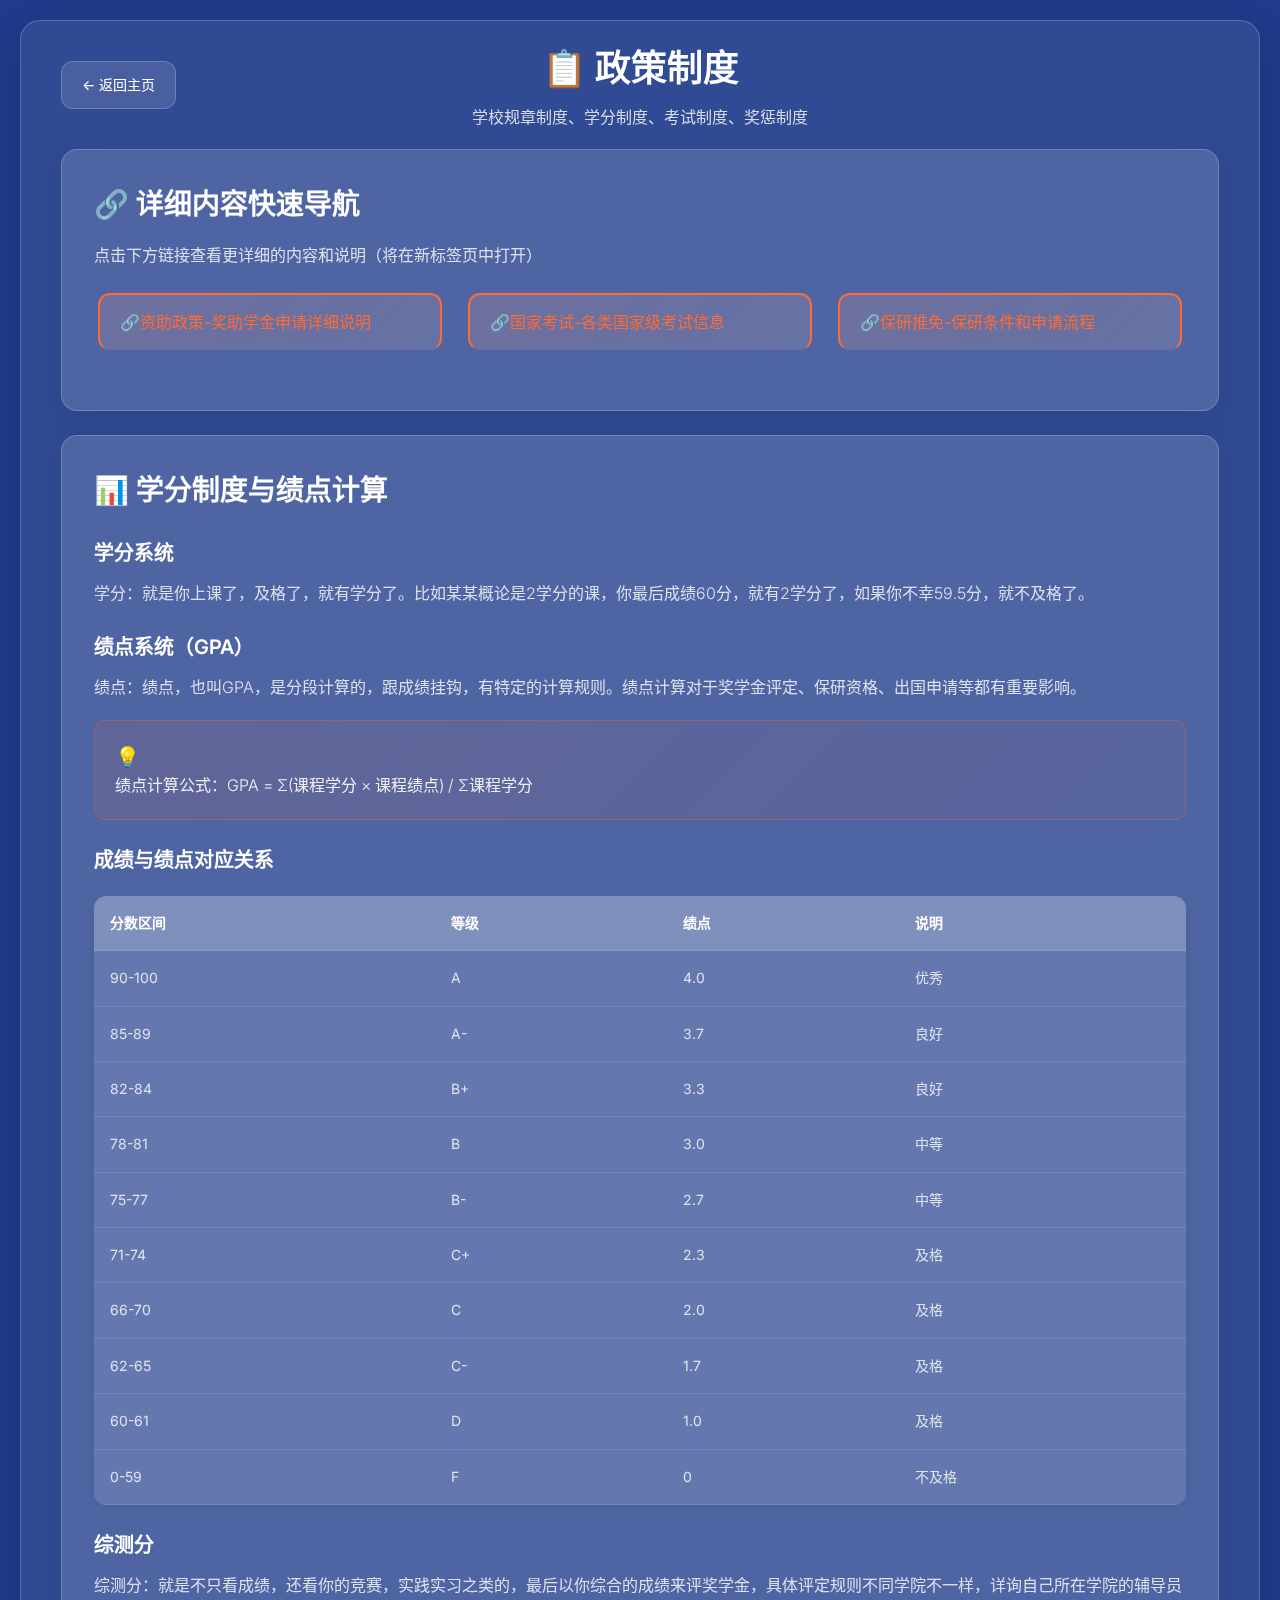
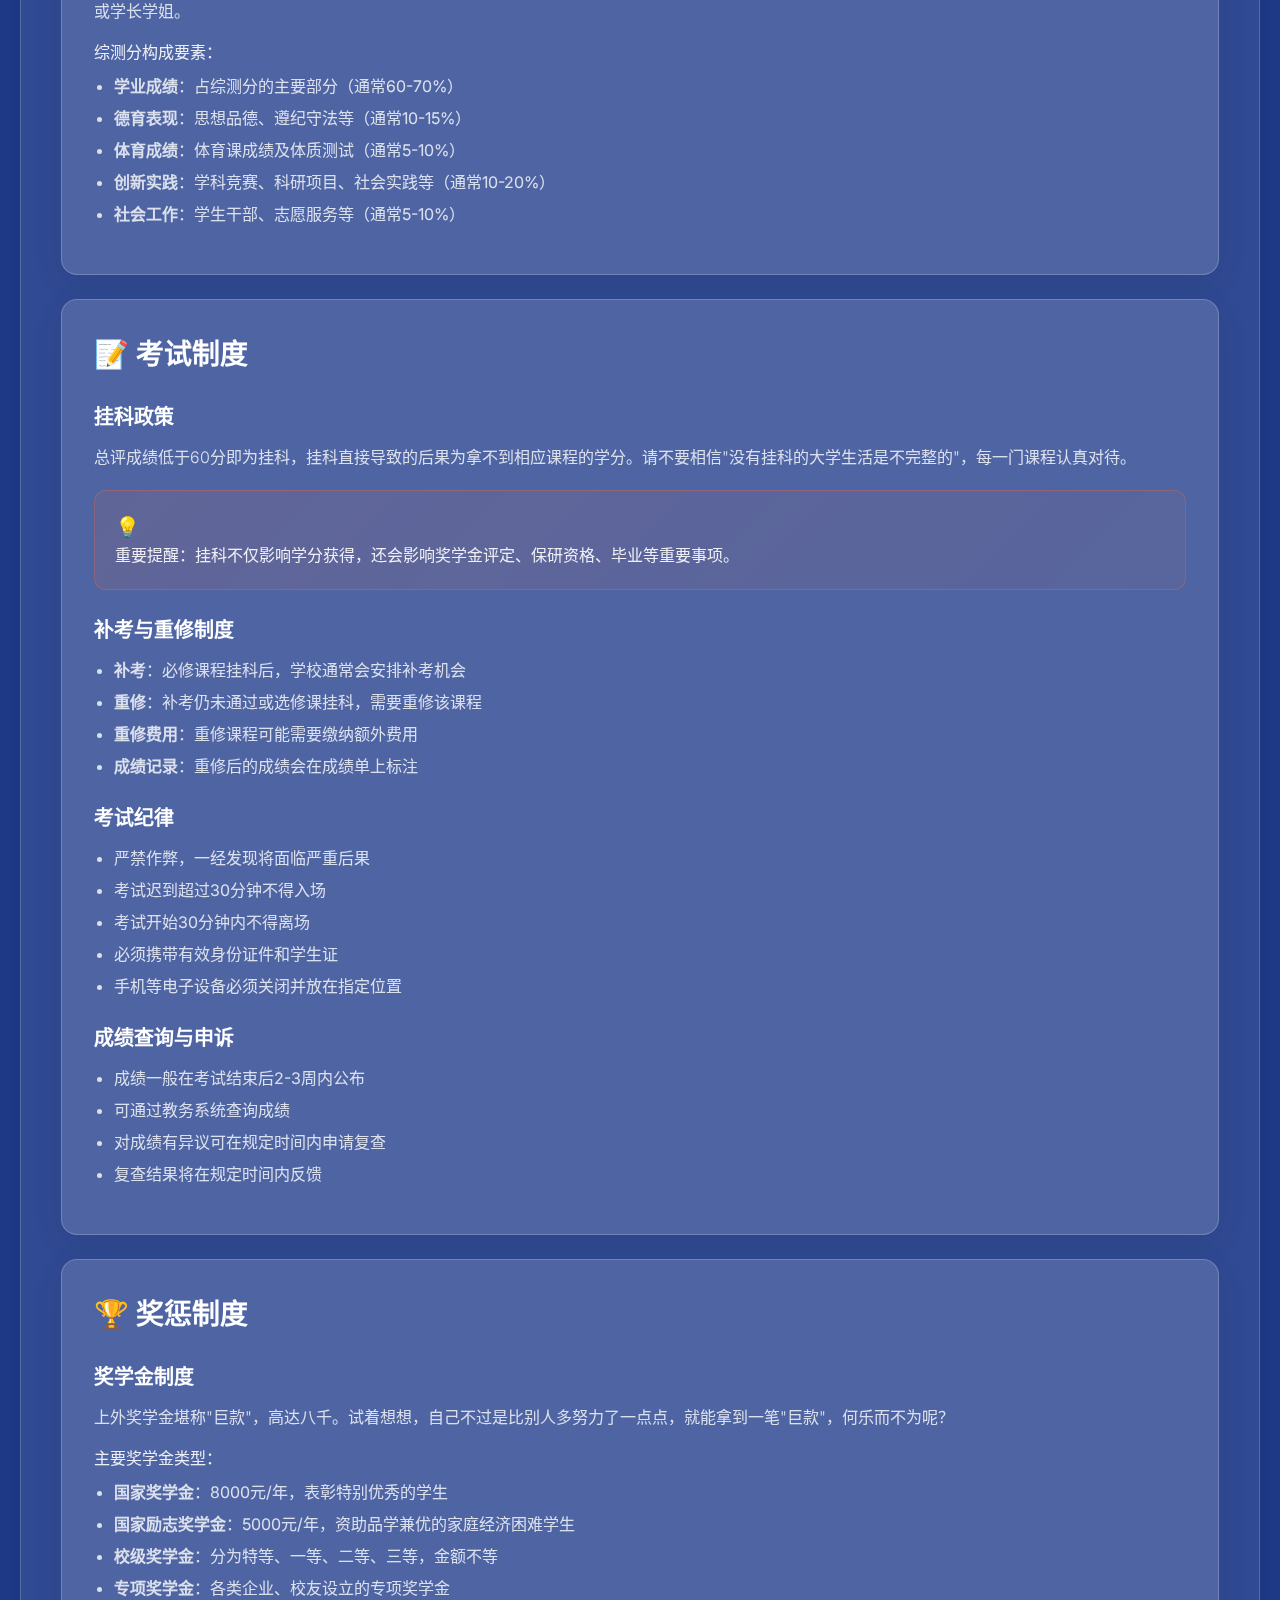
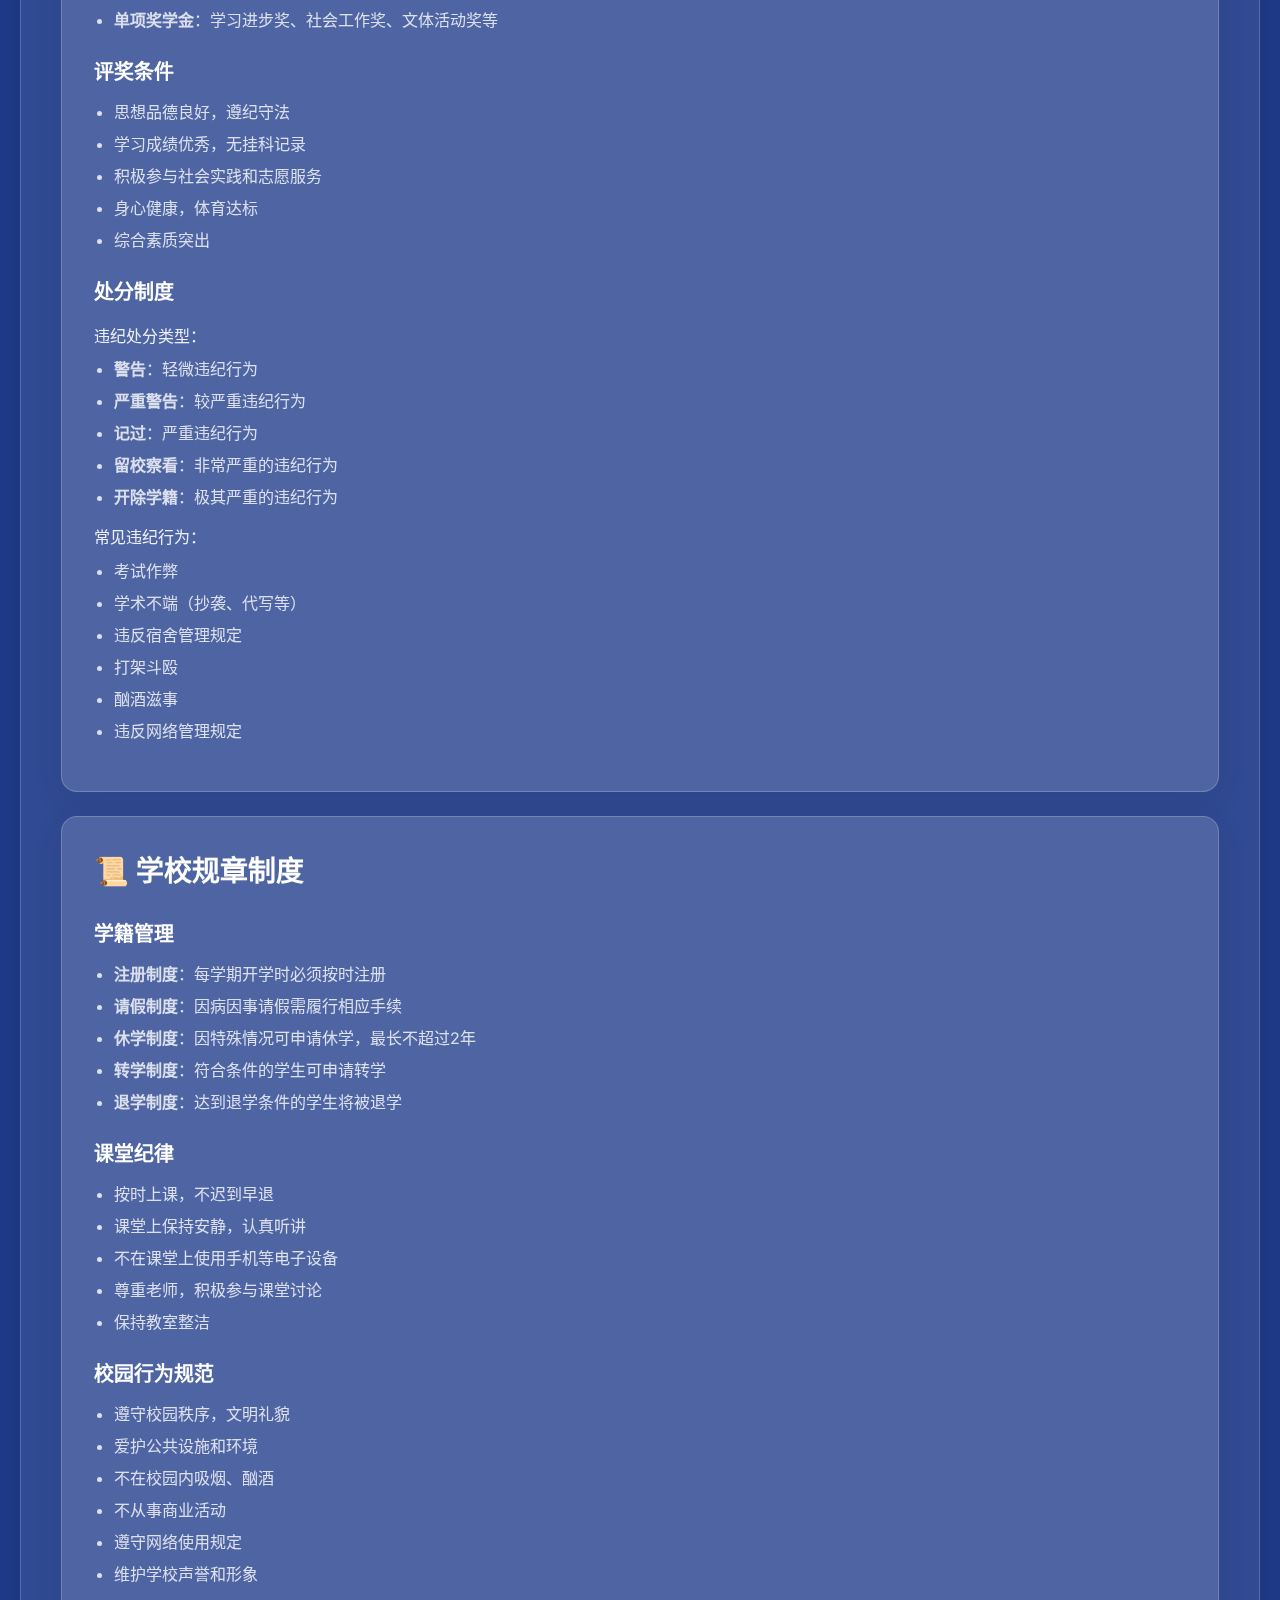
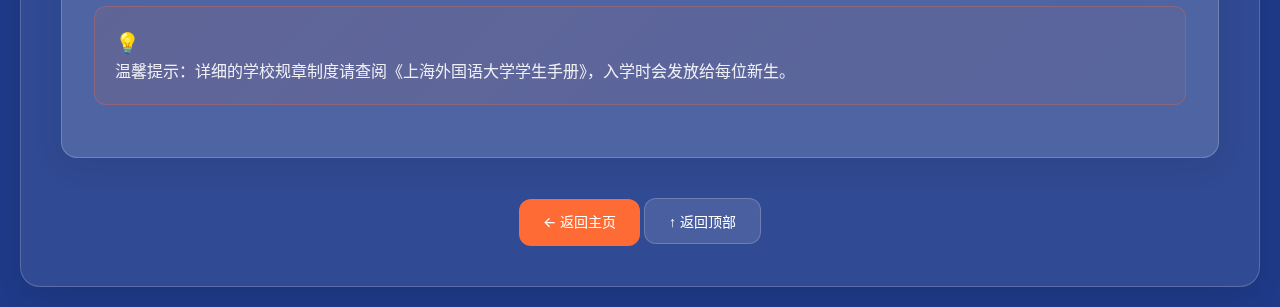
<file: 政策制度.html>
<!DOCTYPE html>
<html lang="zh-CN">
<head>
    <meta charset="UTF-8">
    <meta name="viewport" content="width=device-width, initial-scale=1.0">
    <title>政策制度 - 上外新生攻略</title>
    <link rel="stylesheet" href="css/styles.css">
    <link href="https://fonts.googleapis.com/css2?family=Inter:wght@300;400;500;600;700&display=swap" rel="stylesheet">
    <meta name="description" content="上海外国语大学政策制度指南，包含学分制度、考试制度、奖惩制度等">
</head>
<body>
    <div class="glass-container">
        <!-- 页面头部 -->
        <header class="page-header">
            <a href="index.html" class="back-button">
                ← 返回主页
            </a>
            <div class="page-title">
                <h1>📋 政策制度</h1>
                <p>学校规章制度、学分制度、考试制度、奖惩制度</p>
            </div>
        </header>

        <!-- 详细内容快速导航 -->
        <section class="content-section">
            <h2>🔗 详细内容快速导航</h2>
            <p style="color: rgba(255, 255, 255, 0.8); margin-bottom: 20px;">点击下方链接查看更详细的内容和说明（将在新标签页中打开）</p>

            <div class="quick-nav-grid">
                <a href="https://docs.qq.com/aio/DQVRIUmtyY3hKcVVU?p=Gcq1XUQI3EDdPoKoh0EvRw" target="_blank" class="quick-nav-link">
                    🔗资助政策-奖助学金申请详细说明
                </a>

                <a href="https://docs.qq.com/aio/DQVRIUmtyY3hKcVVU?p=U7WqPlVy91ZhG5a2PcW0uv" target="_blank" class="quick-nav-link">
                    🔗国家考试-各类国家级考试信息
                </a>

                <a href="https://docs.qq.com/aio/DQVRIUmtyY3hKcVVU?p=3NKBeFlEy113aYUeztXRHX" target="_blank" class="quick-nav-link">
                    🔗保研推免-保研条件和申请流程
                </a>
            </div>
        </section>

        <!-- 学分制度 -->
        <section class="content-section">
            <h2>📊 学分制度与绩点计算</h2>
            
            <h3>学分系统</h3>
            <p><strong>学分</strong>：就是你上课了，及格了，就有学分了。比如某某概论是2学分的课，你最后成绩60分，就有2学分了，如果你不幸59.5分，就不及格了。</p>

            <h3>绩点系统（GPA）</h3>
            <p><strong>绩点</strong>：绩点，也叫GPA，是分段计算的，跟成绩挂钩，有特定的计算规则。绩点计算对于奖学金评定、保研资格、出国申请等都有重要影响。</p>

            <div class="tip-box">
                <p>绩点计算公式：GPA = Σ(课程学分 × 课程绩点) / Σ课程学分</p>
            </div>

            <h3>成绩与绩点对应关系</h3>
            <table class="content-table">
                <thead>
                    <tr>
                        <th>分数区间</th>
                        <th>等级</th>
                        <th>绩点</th>
                        <th>说明</th>
                    </tr>
                </thead>
                <tbody>
                    <tr>
                        <td>90-100</td>
                        <td>A</td>
                        <td>4.0</td>
                        <td>优秀</td>
                    </tr>
                    <tr>
                        <td>85-89</td>
                        <td>A-</td>
                        <td>3.7</td>
                        <td>良好</td>
                    </tr>
                    <tr>
                        <td>82-84</td>
                        <td>B+</td>
                        <td>3.3</td>
                        <td>良好</td>
                    </tr>
                    <tr>
                        <td>78-81</td>
                        <td>B</td>
                        <td>3.0</td>
                        <td>中等</td>
                    </tr>
                    <tr>
                        <td>75-77</td>
                        <td>B-</td>
                        <td>2.7</td>
                        <td>中等</td>
                    </tr>
                    <tr>
                        <td>71-74</td>
                        <td>C+</td>
                        <td>2.3</td>
                        <td>及格</td>
                    </tr>
                    <tr>
                        <td>66-70</td>
                        <td>C</td>
                        <td>2.0</td>
                        <td>及格</td>
                    </tr>
                    <tr>
                        <td>62-65</td>
                        <td>C-</td>
                        <td>1.7</td>
                        <td>及格</td>
                    </tr>
                    <tr>
                        <td>60-61</td>
                        <td>D</td>
                        <td>1.0</td>
                        <td>及格</td>
                    </tr>
                    <tr>
                        <td>0-59</td>
                        <td>F</td>
                        <td>0</td>
                        <td>不及格</td>
                    </tr>
                </tbody>
            </table>

            <h3>综测分</h3>
            <p><strong>综测分</strong>：就是不只看成绩，还看你的竞赛，实践实习之类的，最后以你综合的成绩来评奖学金，具体评定规则不同学院不一样，详询自己所在学院的辅导员或学长学姐。</p>

            <h4>综测分构成要素：</h4>
            <ul>
                <li><strong>学业成绩</strong>：占综测分的主要部分（通常60-70%）</li>
                <li><strong>德育表现</strong>：思想品德、遵纪守法等（通常10-15%）</li>
                <li><strong>体育成绩</strong>：体育课成绩及体质测试（通常5-10%）</li>
                <li><strong>创新实践</strong>：学科竞赛、科研项目、社会实践等（通常10-20%）</li>
                <li><strong>社会工作</strong>：学生干部、志愿服务等（通常5-10%）</li>
            </ul>
        </section>

        <!-- 考试制度 -->
        <section class="content-section">
            <h2>📝 考试制度</h2>
            
            <h3>挂科政策</h3>
            <p>总评成绩低于60分即为挂科，挂科直接导致的后果为拿不到相应课程的学分。请不要相信"没有挂科的大学生活是不完整的"，每一门课程认真对待。</p>

            <div class="tip-box">
                <p><strong>重要提醒</strong>：挂科不仅影响学分获得，还会影响奖学金评定、保研资格、毕业等重要事项。</p>
            </div>

            <h3>补考与重修制度</h3>
            <ul>
                <li><strong>补考</strong>：必修课程挂科后，学校通常会安排补考机会</li>
                <li><strong>重修</strong>：补考仍未通过或选修课挂科，需要重修该课程</li>
                <li><strong>重修费用</strong>：重修课程可能需要缴纳额外费用</li>
                <li><strong>成绩记录</strong>：重修后的成绩会在成绩单上标注</li>
            </ul>

            <h3>考试纪律</h3>
            <ul>
                <li>严禁作弊，一经发现将面临严重后果</li>
                <li>考试迟到超过30分钟不得入场</li>
                <li>考试开始30分钟内不得离场</li>
                <li>必须携带有效身份证件和学生证</li>
                <li>手机等电子设备必须关闭并放在指定位置</li>
            </ul>

            <h3>成绩查询与申诉</h3>
            <ul>
                <li>成绩一般在考试结束后2-3周内公布</li>
                <li>可通过教务系统查询成绩</li>
                <li>对成绩有异议可在规定时间内申请复查</li>
                <li>复查结果将在规定时间内反馈</li>
            </ul>
        </section>

        <!-- 奖惩制度 -->
        <section class="content-section">
            <h2>🏆 奖惩制度</h2>
            
            <h3>奖学金制度</h3>
            <p>上外奖学金堪称"巨款"，高达八千。试着想想，自己不过是比别人多努力了一点点，就能拿到一笔"巨款"，何乐而不为呢？</p>

            <h4>主要奖学金类型：</h4>
            <ul>
                <li><strong>国家奖学金</strong>：8000元/年，表彰特别优秀的学生</li>
                <li><strong>国家励志奖学金</strong>：5000元/年，资助品学兼优的家庭经济困难学生</li>
                <li><strong>校级奖学金</strong>：分为特等、一等、二等、三等，金额不等</li>
                <li><strong>专项奖学金</strong>：各类企业、校友设立的专项奖学金</li>
                <li><strong>单项奖学金</strong>：学习进步奖、社会工作奖、文体活动奖等</li>
            </ul>

            <h3>评奖条件</h3>
            <ul>
                <li>思想品德良好，遵纪守法</li>
                <li>学习成绩优秀，无挂科记录</li>
                <li>积极参与社会实践和志愿服务</li>
                <li>身心健康，体育达标</li>
                <li>综合素质突出</li>
            </ul>

            <h3>处分制度</h3>
            <h4>违纪处分类型：</h4>
            <ul>
                <li><strong>警告</strong>：轻微违纪行为</li>
                <li><strong>严重警告</strong>：较严重违纪行为</li>
                <li><strong>记过</strong>：严重违纪行为</li>
                <li><strong>留校察看</strong>：非常严重的违纪行为</li>
                <li><strong>开除学籍</strong>：极其严重的违纪行为</li>
            </ul>

            <h4>常见违纪行为：</h4>
            <ul>
                <li>考试作弊</li>
                <li>学术不端（抄袭、代写等）</li>
                <li>违反宿舍管理规定</li>
                <li>打架斗殴</li>
                <li>酗酒滋事</li>
                <li>违反网络管理规定</li>
            </ul>
        </section>

        <!-- 学校规章制度 -->
        <section class="content-section">
            <h2>📜 学校规章制度</h2>
            
            <h3>学籍管理</h3>
            <ul>
                <li><strong>注册制度</strong>：每学期开学时必须按时注册</li>
                <li><strong>请假制度</strong>：因病因事请假需履行相应手续</li>
                <li><strong>休学制度</strong>：因特殊情况可申请休学，最长不超过2年</li>
                <li><strong>转学制度</strong>：符合条件的学生可申请转学</li>
                <li><strong>退学制度</strong>：达到退学条件的学生将被退学</li>
            </ul>

            <h3>课堂纪律</h3>
            <ul>
                <li>按时上课，不迟到早退</li>
                <li>课堂上保持安静，认真听讲</li>
                <li>不在课堂上使用手机等电子设备</li>
                <li>尊重老师，积极参与课堂讨论</li>
                <li>保持教室整洁</li>
            </ul>

            <h3>校园行为规范</h3>
            <ul>
                <li>遵守校园秩序，文明礼貌</li>
                <li>爱护公共设施和环境</li>
                <li>不在校园内吸烟、酗酒</li>
                <li>不从事商业活动</li>
                <li>遵守网络使用规定</li>
                <li>维护学校声誉和形象</li>
            </ul>

            <div class="tip-box">
                <p><strong>温馨提示</strong>：详细的学校规章制度请查阅《上海外国语大学学生手册》，入学时会发放给每位新生。</p>
            </div>
        </section>

        <!-- 返回顶部按钮 -->
        <div style="text-align: center; margin-top: 40px;">
            <a href="index.html" class="modern-button">← 返回主页</a>
            <button onclick="scrollToTop()" class="modern-button secondary">↑ 返回顶部</button>
        </div>
    </div>

    <script src="js/script.js"></script>
</body>
</html>
</file>
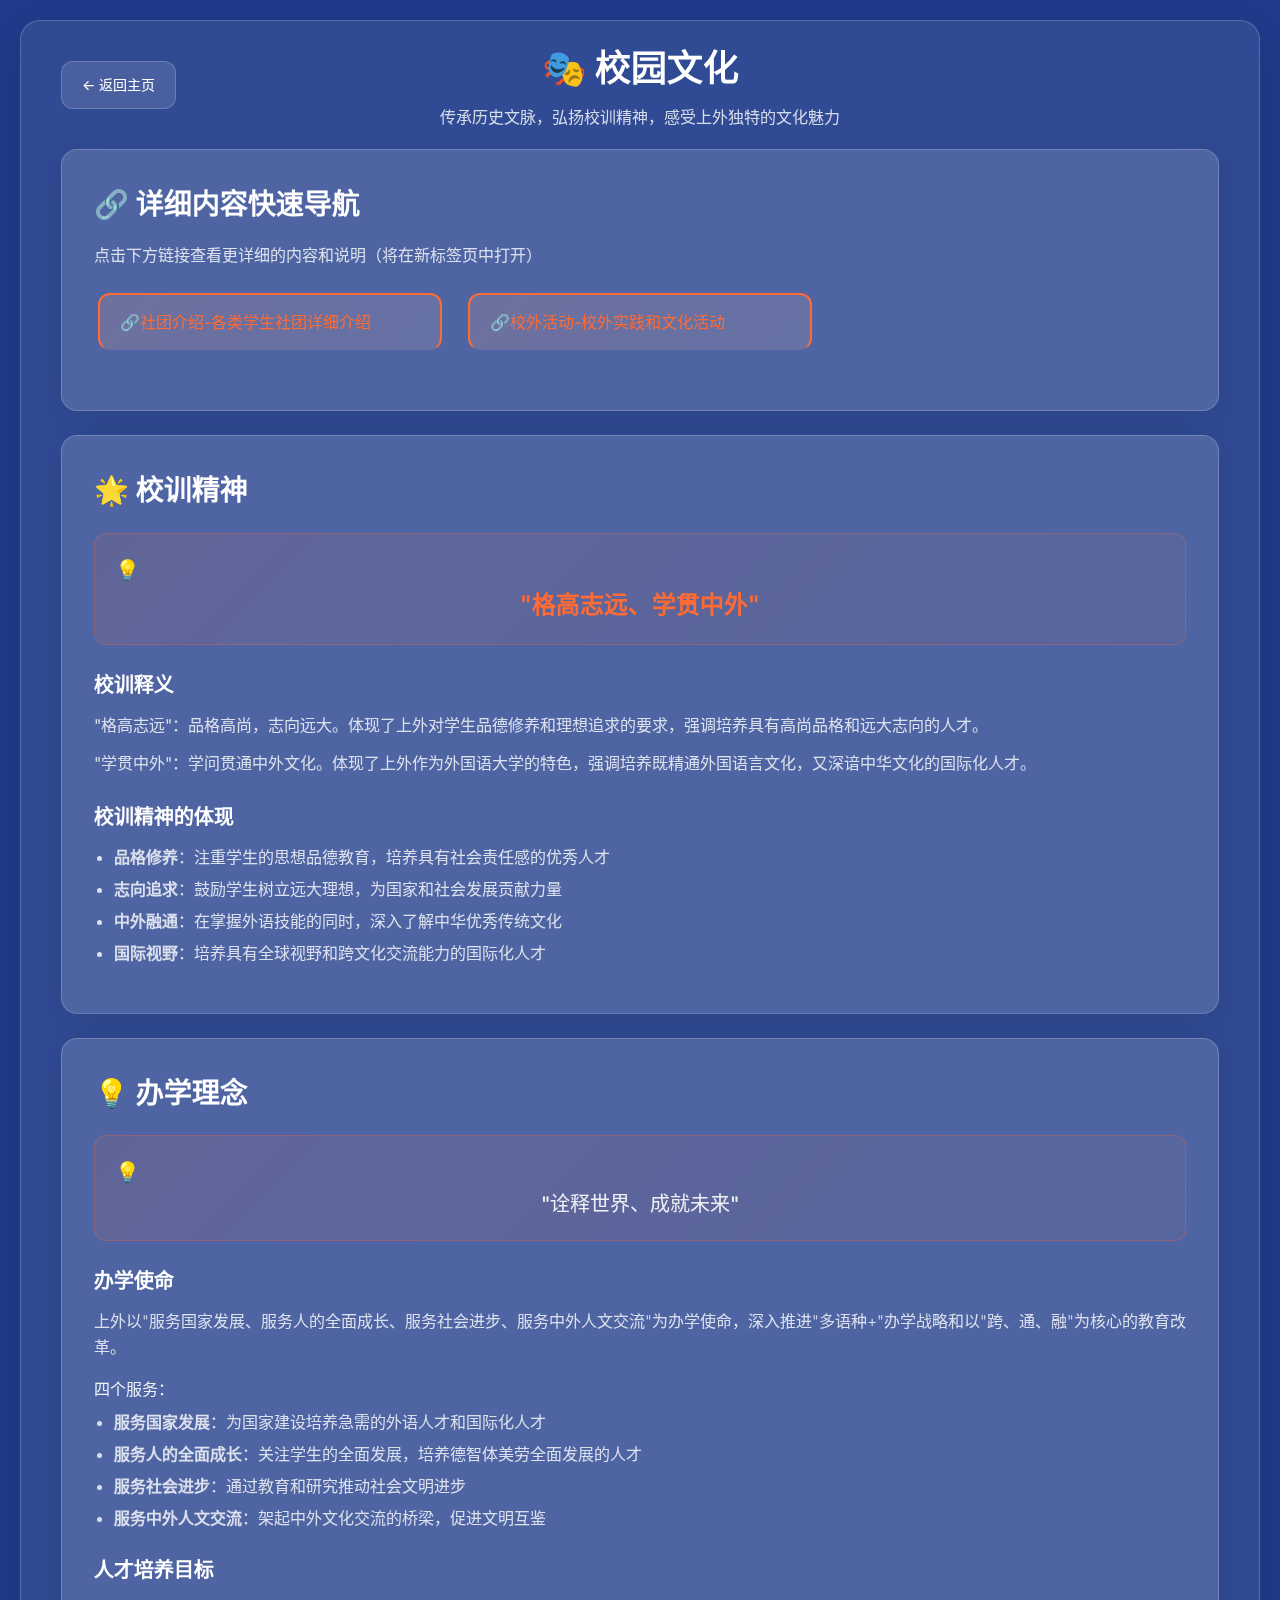
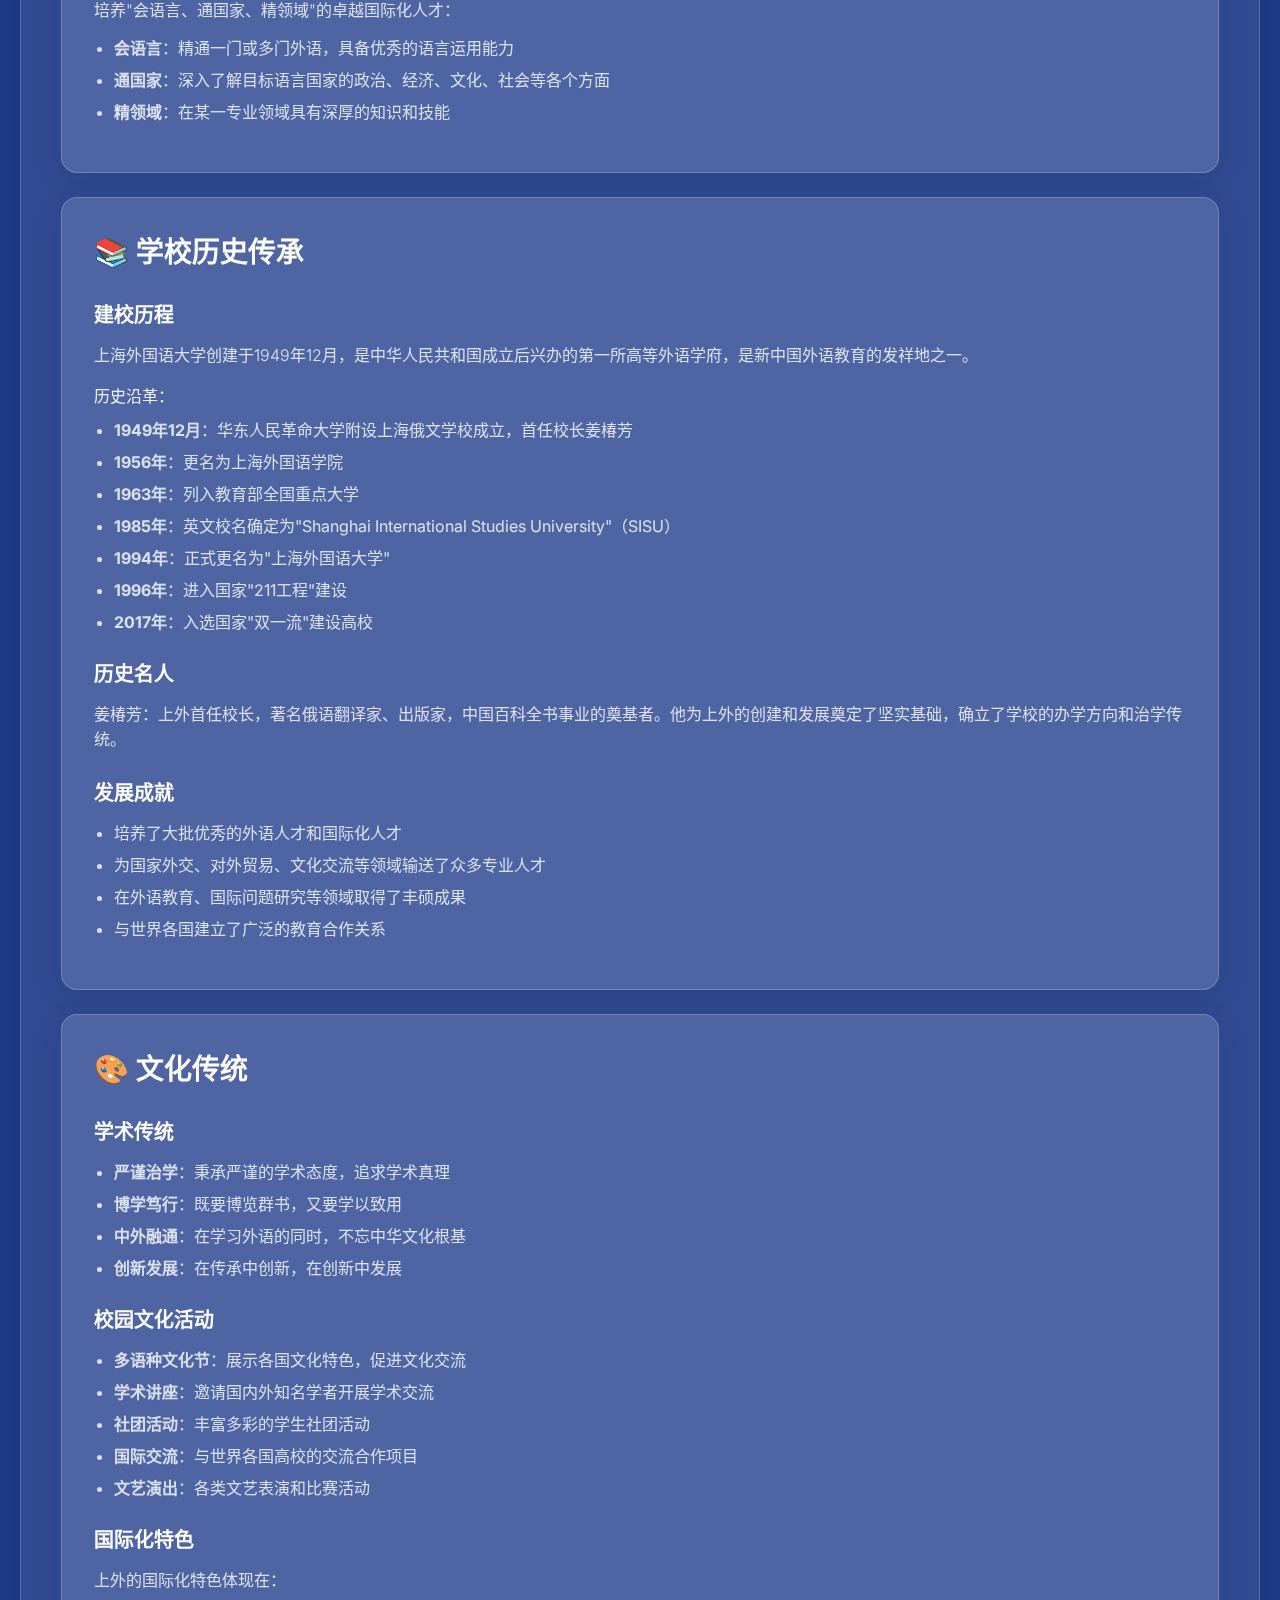
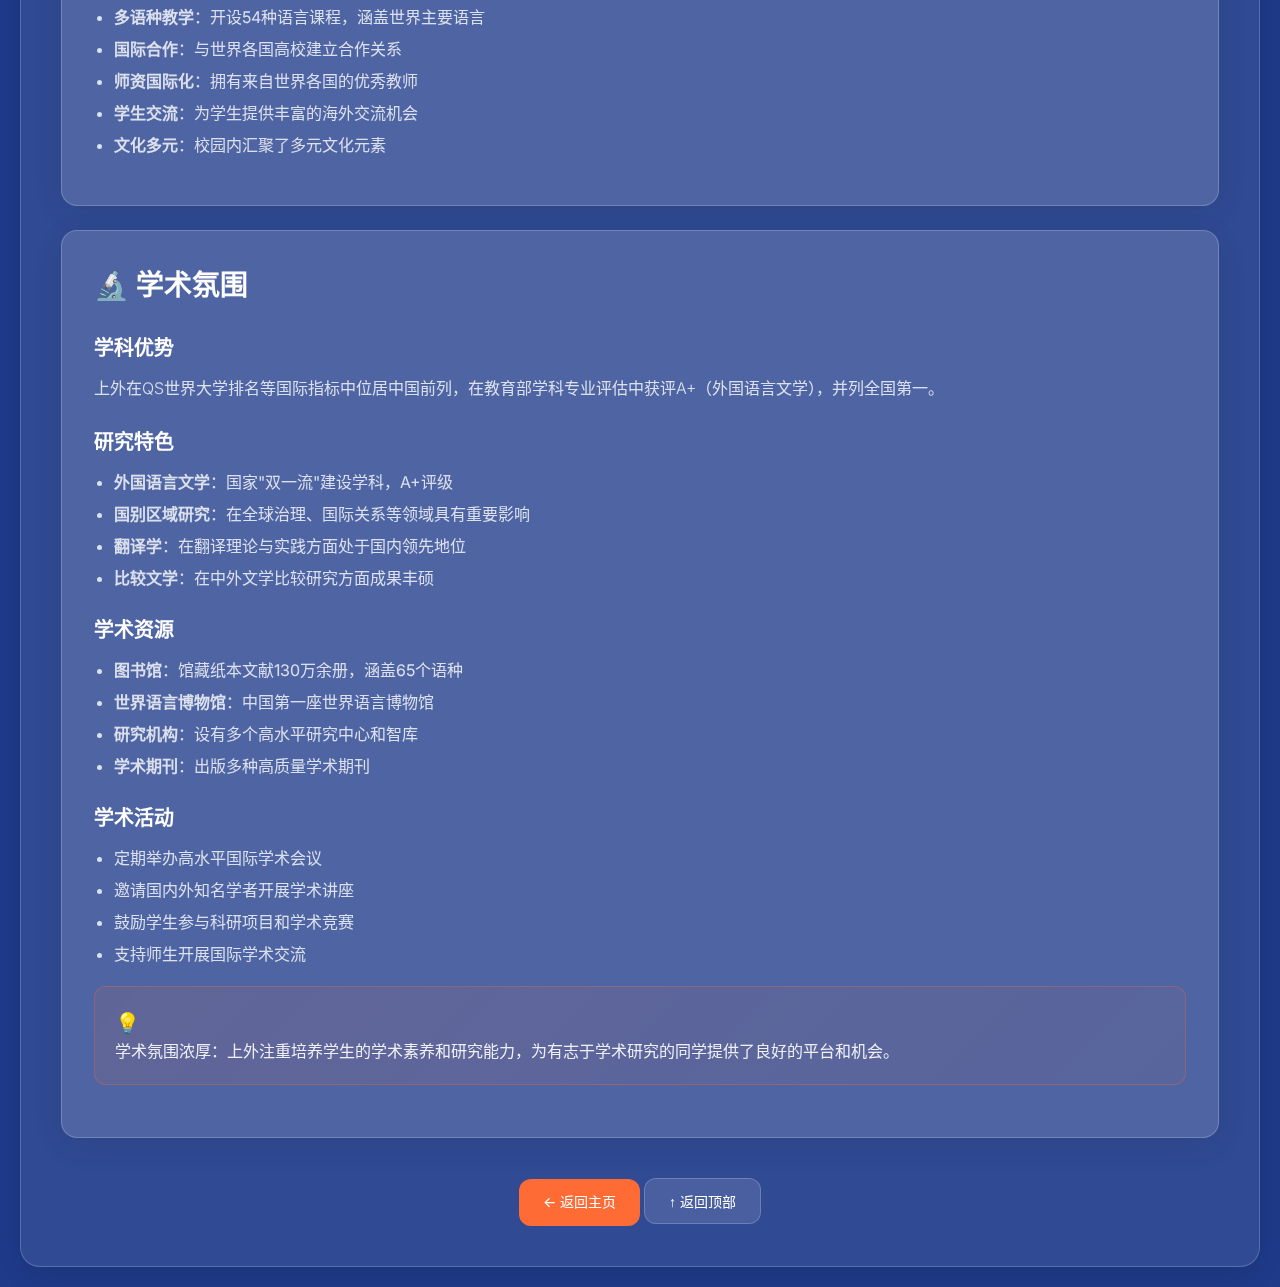
<file: 校园文化.html>
<!DOCTYPE html>
<html lang="zh-CN">
<head>
    <meta charset="UTF-8">
    <meta name="viewport" content="width=device-width, initial-scale=1.0">
    <title>校园文化 - 上外新生攻略</title>
    <link rel="stylesheet" href="css/styles.css">
    <link href="https://fonts.googleapis.com/css2?family=Inter:wght@300;400;500;600;700&display=swap" rel="stylesheet">
    <meta name="description" content="上海外国语大学校园文化指南，包含学校历史、校训精神、文化传统等">
</head>
<body>
    <div class="glass-container">
        <!-- 页面头部 -->
        <header class="page-header">
            <a href="index.html" class="back-button">
                ← 返回主页
            </a>
            <div class="page-title">
                <h1>🎭 校园文化</h1>
                <p>传承历史文脉，弘扬校训精神，感受上外独特的文化魅力</p>
            </div>
        </header>

        <!-- 详细内容快速导航 -->
        <section class="content-section">
            <h2>🔗 详细内容快速导航</h2>
            <p style="color: rgba(255, 255, 255, 0.8); margin-bottom: 20px;">点击下方链接查看更详细的内容和说明（将在新标签页中打开）</p>

            <div class="quick-nav-grid">
                <a href="https://docs.qq.com/aio/DQVRIUmtyY3hKcVVU?p=kUgrcSnlZObR0aabDXWMcD" target="_blank" class="quick-nav-link">
                    🔗社团介绍-各类学生社团详细介绍
                </a>

                <a href="https://docs.qq.com/aio/DQVRIUmtyY3hKcVVU?p=FxtUtsURXrazGE80EwzNfd" target="_blank" class="quick-nav-link">
                    🔗校外活动-校外实践和文化活动
                </a>
            </div>
        </section>

        <!-- 校训精神 -->
        <section class="content-section">
            <h2>🌟 校训精神</h2>
            
            <div class="tip-box">
                <p style="font-size: 24px; font-weight: 600; text-align: center; color: var(--accent-orange);">
                    "格高志远、学贯中外"
                </p>
            </div>

            <h3>校训释义</h3>
            <p><strong>"格高志远"</strong>：品格高尚，志向远大。体现了上外对学生品德修养和理想追求的要求，强调培养具有高尚品格和远大志向的人才。</p>
            
            <p><strong>"学贯中外"</strong>：学问贯通中外文化。体现了上外作为外国语大学的特色，强调培养既精通外国语言文化，又深谙中华文化的国际化人才。</p>

            <h3>校训精神的体现</h3>
            <ul>
                <li><strong>品格修养</strong>：注重学生的思想品德教育，培养具有社会责任感的优秀人才</li>
                <li><strong>志向追求</strong>：鼓励学生树立远大理想，为国家和社会发展贡献力量</li>
                <li><strong>中外融通</strong>：在掌握外语技能的同时，深入了解中华优秀传统文化</li>
                <li><strong>国际视野</strong>：培养具有全球视野和跨文化交流能力的国际化人才</li>
            </ul>
        </section>

        <!-- 办学理念 -->
        <section class="content-section">
            <h2>💡 办学理念</h2>
            
            <div class="tip-box">
                <p style="font-size: 20px; font-weight: 500; text-align: center;">
                    "诠释世界、成就未来"
                </p>
            </div>

            <h3>办学使命</h3>
            <p>上外以"服务国家发展、服务人的全面成长、服务社会进步、服务中外人文交流"为办学使命，深入推进"多语种+"办学战略和以"跨、通、融"为核心的教育改革。</p>

            <h4>四个服务：</h4>
            <ul>
                <li><strong>服务国家发展</strong>：为国家建设培养急需的外语人才和国际化人才</li>
                <li><strong>服务人的全面成长</strong>：关注学生的全面发展，培养德智体美劳全面发展的人才</li>
                <li><strong>服务社会进步</strong>：通过教育和研究推动社会文明进步</li>
                <li><strong>服务中外人文交流</strong>：架起中外文化交流的桥梁，促进文明互鉴</li>
            </ul>

            <h3>人才培养目标</h3>
            <p>培养"会语言、通国家、精领域"的卓越国际化人才：</p>
            <ul>
                <li><strong>会语言</strong>：精通一门或多门外语，具备优秀的语言运用能力</li>
                <li><strong>通国家</strong>：深入了解目标语言国家的政治、经济、文化、社会等各个方面</li>
                <li><strong>精领域</strong>：在某一专业领域具有深厚的知识和技能</li>
            </ul>
        </section>

        <!-- 学校历史 -->
        <section class="content-section">
            <h2>📚 学校历史传承</h2>
            
            <h3>建校历程</h3>
            <p>上海外国语大学创建于1949年12月，是中华人民共和国成立后兴办的第一所高等外语学府，是新中国外语教育的发祥地之一。</p>

            <h4>历史沿革：</h4>
            <ul>
                <li><strong>1949年12月</strong>：华东人民革命大学附设上海俄文学校成立，首任校长姜椿芳</li>
                <li><strong>1956年</strong>：更名为上海外国语学院</li>
                <li><strong>1963年</strong>：列入教育部全国重点大学</li>
                <li><strong>1985年</strong>：英文校名确定为"Shanghai International Studies University"（SISU）</li>
                <li><strong>1994年</strong>：正式更名为"上海外国语大学"</li>
                <li><strong>1996年</strong>：进入国家"211工程"建设</li>
                <li><strong>2017年</strong>：入选国家"双一流"建设高校</li>
            </ul>

            <h3>历史名人</h3>
            <p><strong>姜椿芳</strong>：上外首任校长，著名俄语翻译家、出版家，中国百科全书事业的奠基者。他为上外的创建和发展奠定了坚实基础，确立了学校的办学方向和治学传统。</p>

            <h3>发展成就</h3>
            <ul>
                <li>培养了大批优秀的外语人才和国际化人才</li>
                <li>为国家外交、对外贸易、文化交流等领域输送了众多专业人才</li>
                <li>在外语教育、国际问题研究等领域取得了丰硕成果</li>
                <li>与世界各国建立了广泛的教育合作关系</li>
            </ul>
        </section>

        <!-- 文化传统 -->
        <section class="content-section">
            <h2>🎨 文化传统</h2>
            
            <h3>学术传统</h3>
            <ul>
                <li><strong>严谨治学</strong>：秉承严谨的学术态度，追求学术真理</li>
                <li><strong>博学笃行</strong>：既要博览群书，又要学以致用</li>
                <li><strong>中外融通</strong>：在学习外语的同时，不忘中华文化根基</li>
                <li><strong>创新发展</strong>：在传承中创新，在创新中发展</li>
            </ul>

            <h3>校园文化活动</h3>
            <ul>
                <li><strong>多语种文化节</strong>：展示各国文化特色，促进文化交流</li>
                <li><strong>学术讲座</strong>：邀请国内外知名学者开展学术交流</li>
                <li><strong>社团活动</strong>：丰富多彩的学生社团活动</li>
                <li><strong>国际交流</strong>：与世界各国高校的交流合作项目</li>
                <li><strong>文艺演出</strong>：各类文艺表演和比赛活动</li>
            </ul>

            <h3>国际化特色</h3>
            <p>上外的国际化特色体现在：</p>
            <ul>
                <li><strong>多语种教学</strong>：开设54种语言课程，涵盖世界主要语言</li>
                <li><strong>国际合作</strong>：与世界各国高校建立合作关系</li>
                <li><strong>师资国际化</strong>：拥有来自世界各国的优秀教师</li>
                <li><strong>学生交流</strong>：为学生提供丰富的海外交流机会</li>
                <li><strong>文化多元</strong>：校园内汇聚了多元文化元素</li>
            </ul>
        </section>

        <!-- 学术氛围 -->
        <section class="content-section">
            <h2>🔬 学术氛围</h2>
            
            <h3>学科优势</h3>
            <p>上外在QS世界大学排名等国际指标中位居中国前列，在教育部学科专业评估中获评A+（外国语言文学），并列全国第一。</p>

            <h3>研究特色</h3>
            <ul>
                <li><strong>外国语言文学</strong>：国家"双一流"建设学科，A+评级</li>
                <li><strong>国别区域研究</strong>：在全球治理、国际关系等领域具有重要影响</li>
                <li><strong>翻译学</strong>：在翻译理论与实践方面处于国内领先地位</li>
                <li><strong>比较文学</strong>：在中外文学比较研究方面成果丰硕</li>
            </ul>

            <h3>学术资源</h3>
            <ul>
                <li><strong>图书馆</strong>：馆藏纸本文献130万余册，涵盖65个语种</li>
                <li><strong>世界语言博物馆</strong>：中国第一座世界语言博物馆</li>
                <li><strong>研究机构</strong>：设有多个高水平研究中心和智库</li>
                <li><strong>学术期刊</strong>：出版多种高质量学术期刊</li>
            </ul>

            <h3>学术活动</h3>
            <ul>
                <li>定期举办高水平国际学术会议</li>
                <li>邀请国内外知名学者开展学术讲座</li>
                <li>鼓励学生参与科研项目和学术竞赛</li>
                <li>支持师生开展国际学术交流</li>
            </ul>

            <div class="tip-box">
                <p><strong>学术氛围浓厚</strong>：上外注重培养学生的学术素养和研究能力，为有志于学术研究的同学提供了良好的平台和机会。</p>
            </div>
        </section>

        <!-- 返回顶部按钮 -->
        <div style="text-align: center; margin-top: 40px;">
            <a href="index.html" class="modern-button">← 返回主页</a>
            <button onclick="scrollToTop()" class="modern-button secondary">↑ 返回顶部</button>
        </div>
    </div>

    <script src="js/script.js"></script>
</body>
</html>
</file>
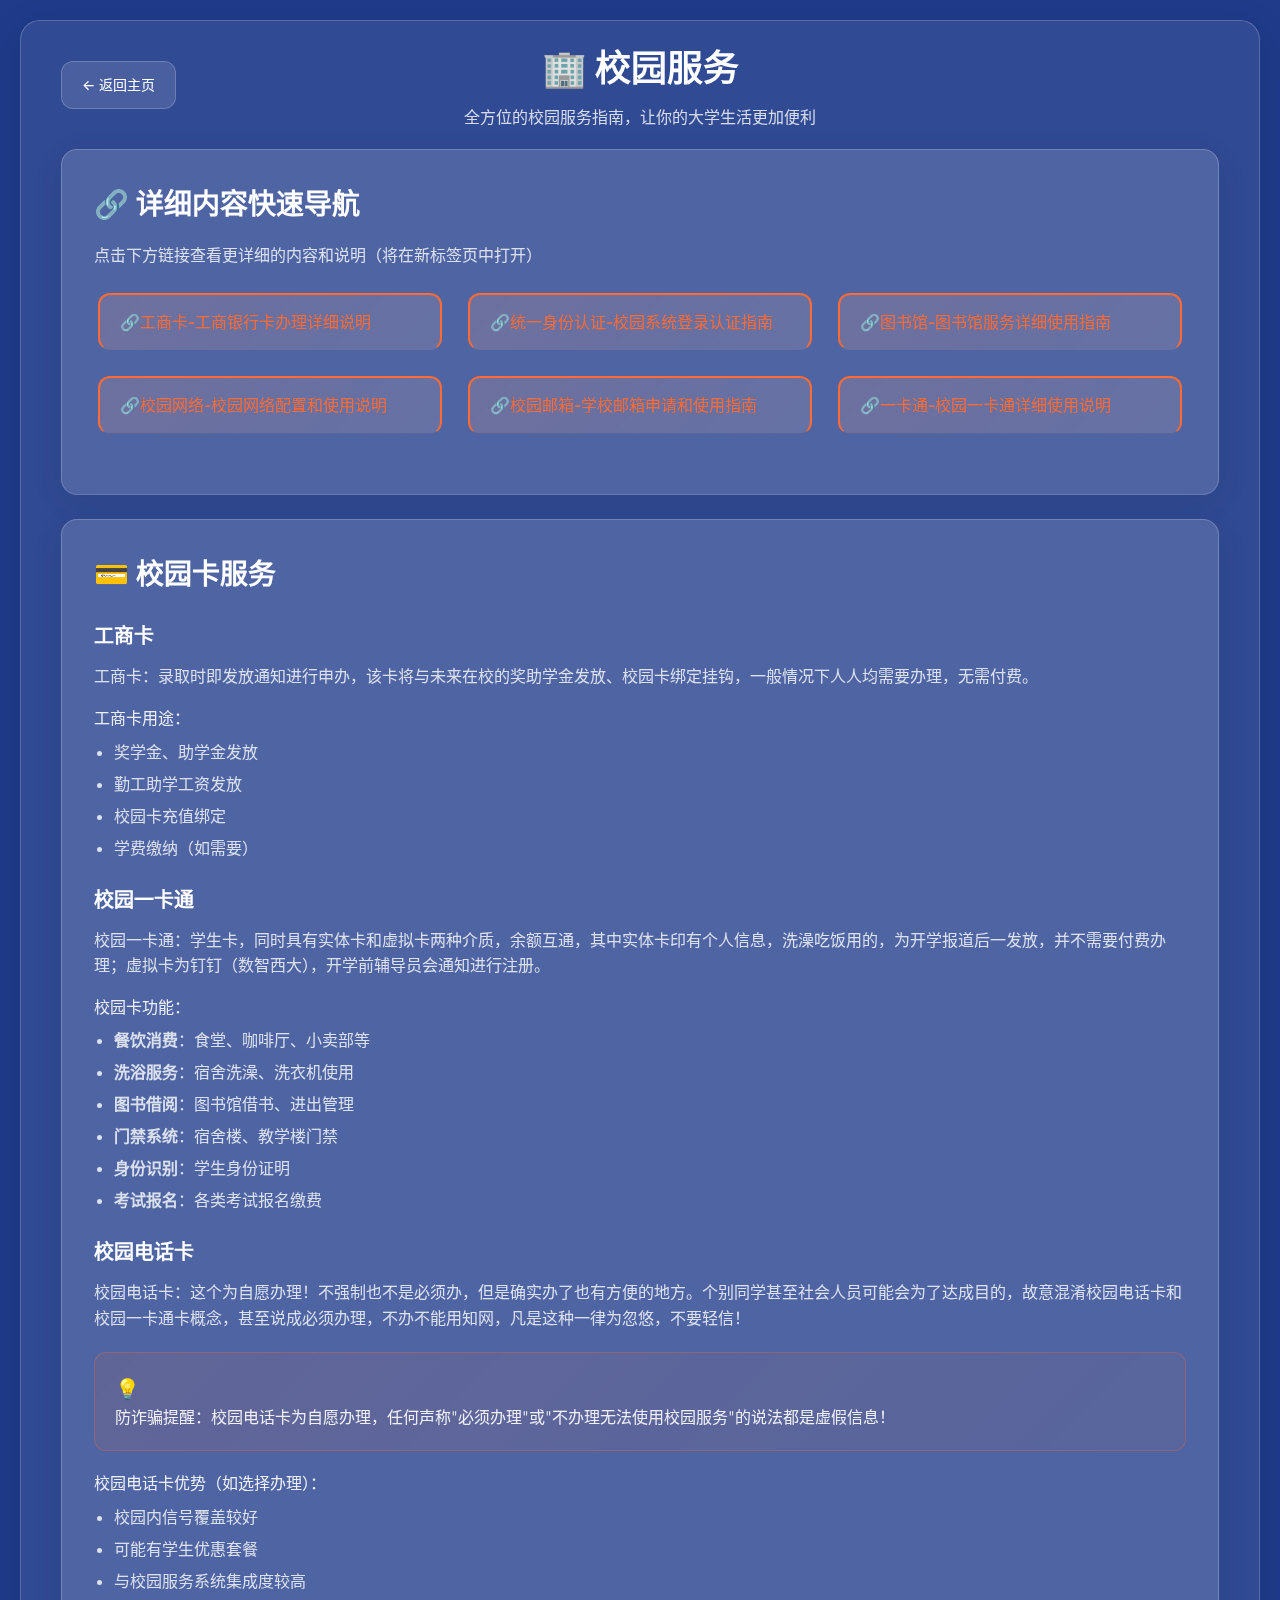
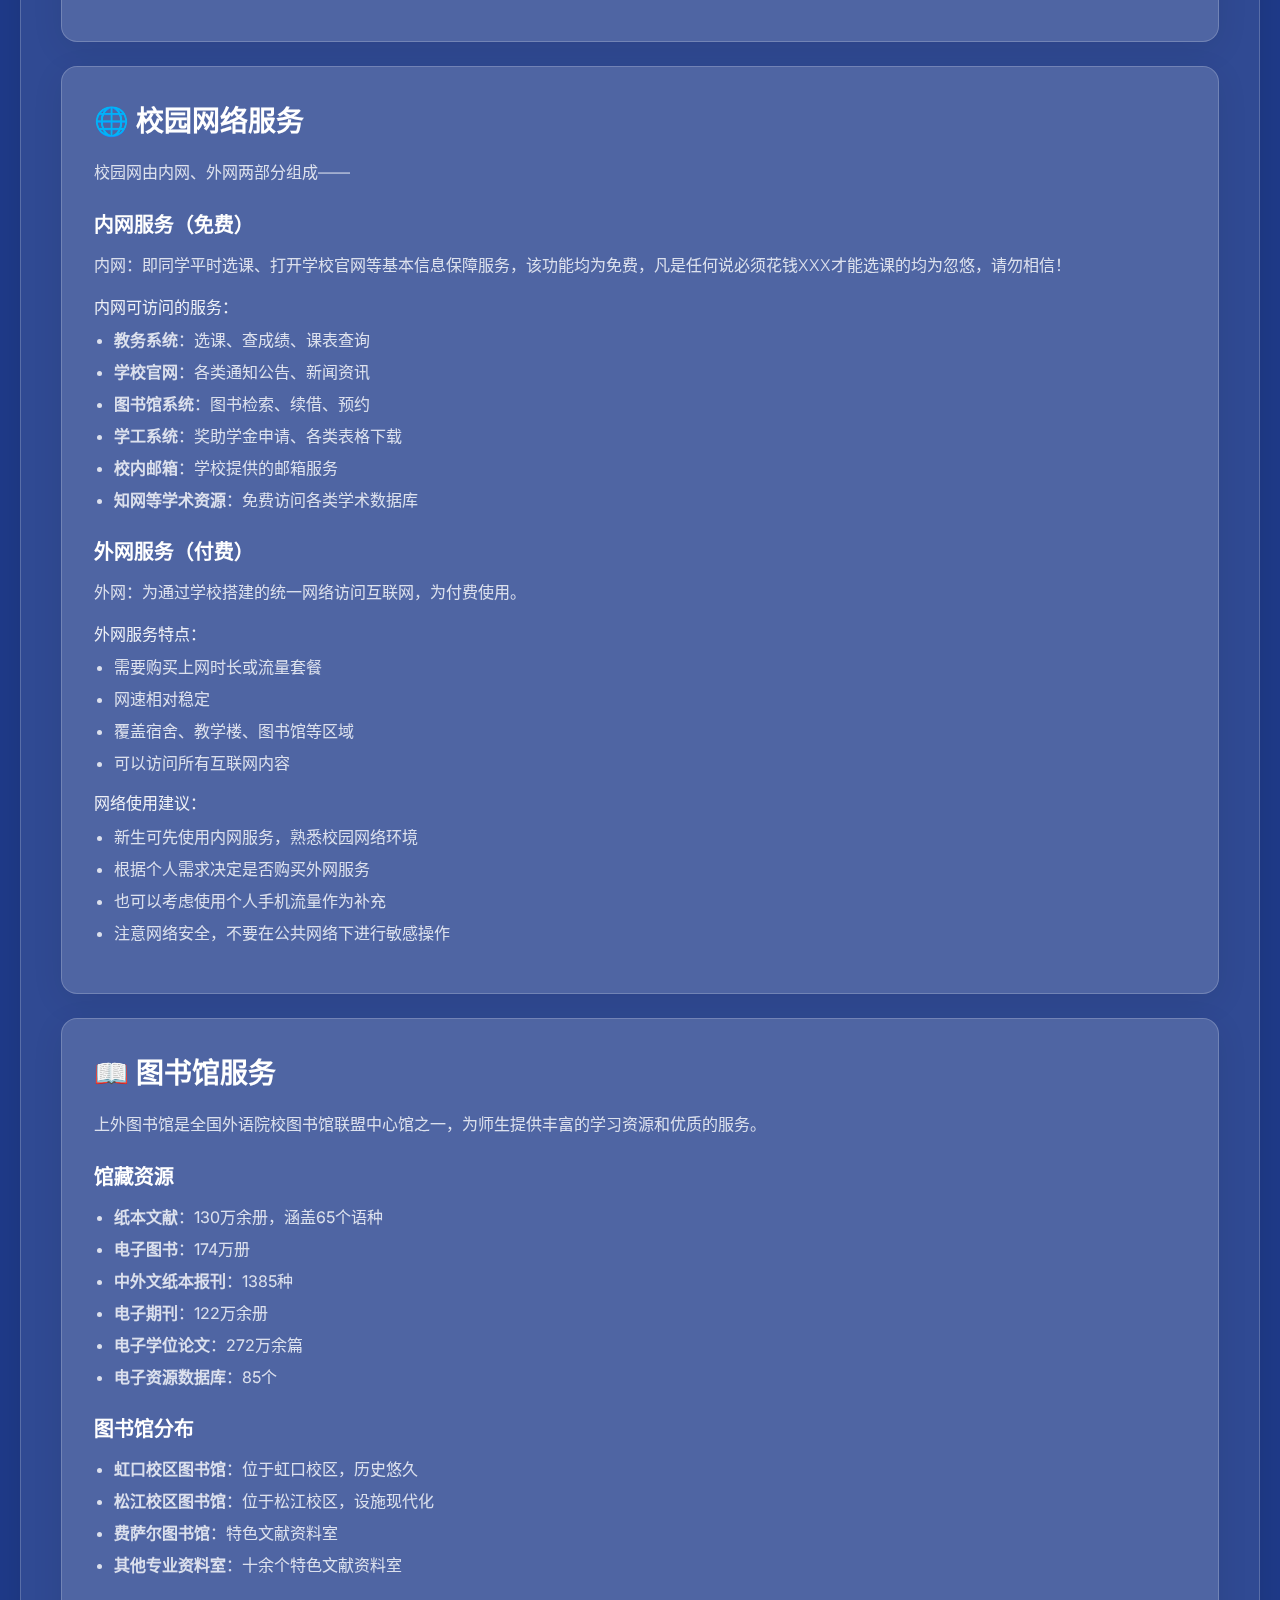
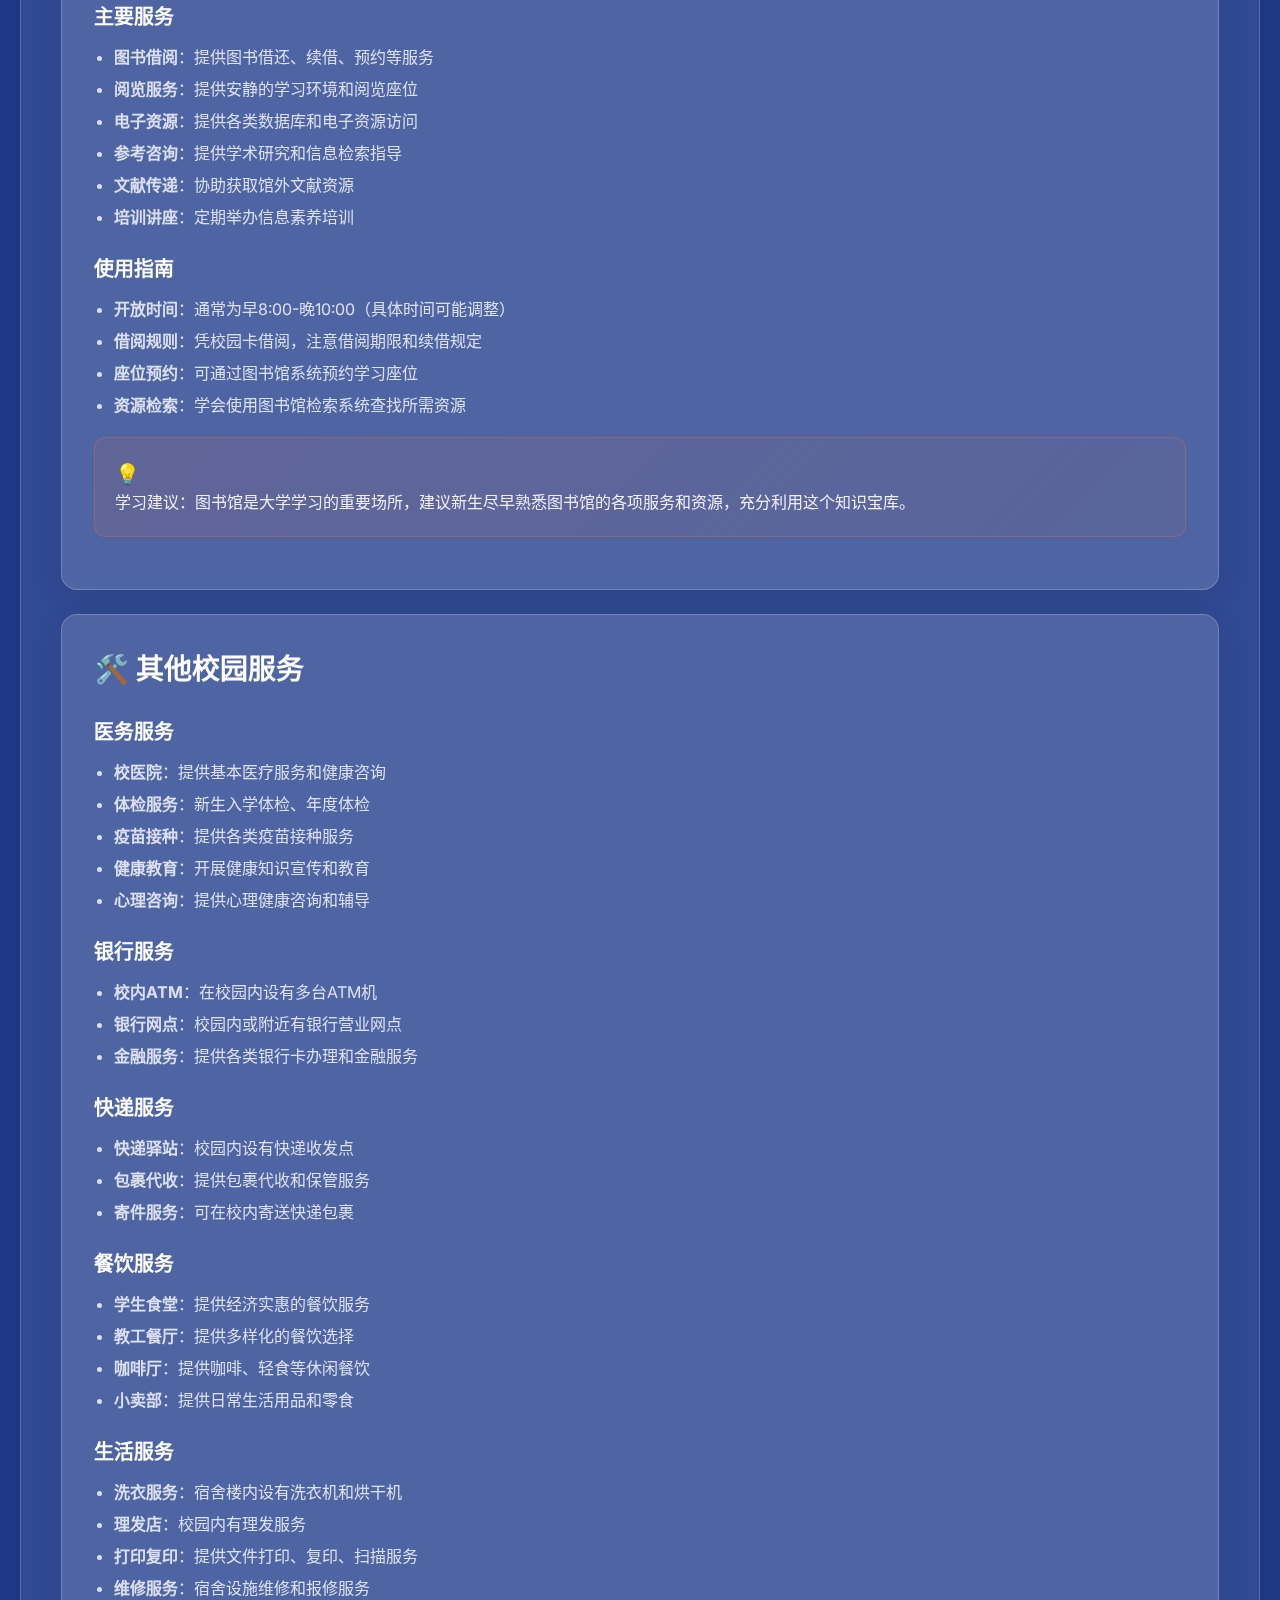
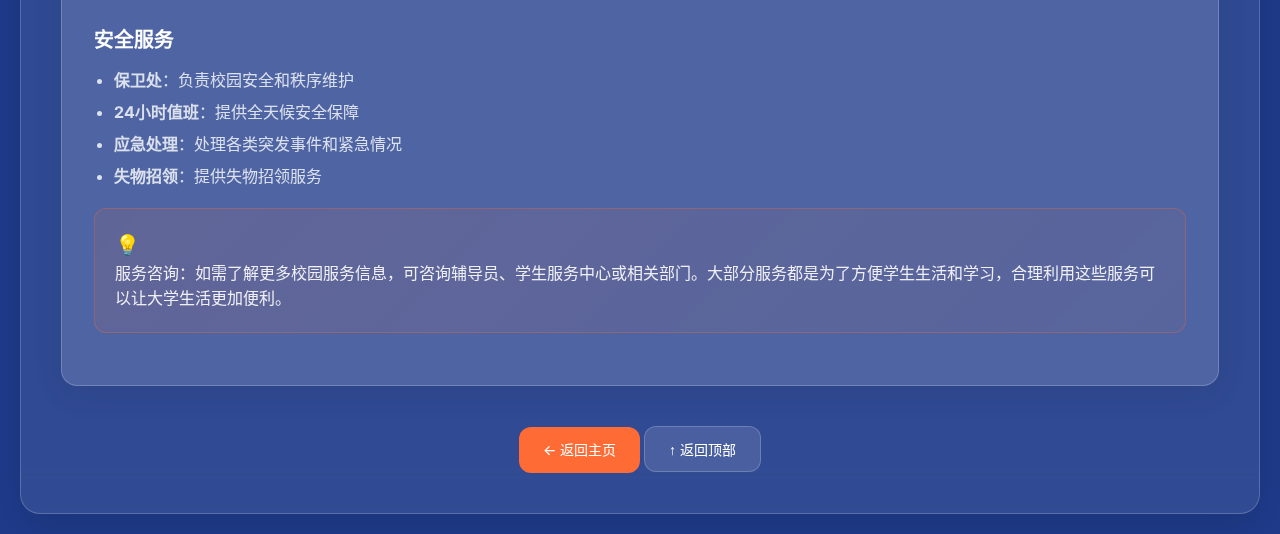
<file: 校园服务.html>
<!DOCTYPE html>
<html lang="zh-CN">
<head>
    <meta charset="UTF-8">
    <meta name="viewport" content="width=device-width, initial-scale=1.0">
    <title>校园服务 - 上外新生攻略</title>
    <link rel="stylesheet" href="css/styles.css">
    <link href="https://fonts.googleapis.com/css2?family=Inter:wght@300;400;500;600;700&display=swap" rel="stylesheet">
    <meta name="description" content="上海外国语大学校园服务指南，包含校园卡、网络服务、图书馆等服务信息">
</head>
<body>
    <div class="glass-container">
        <!-- 页面头部 -->
        <header class="page-header">
            <a href="index.html" class="back-button">
                ← 返回主页
            </a>
            <div class="page-title">
                <h1>🏢 校园服务</h1>
                <p>全方位的校园服务指南，让你的大学生活更加便利</p>
            </div>
        </header>

        <!-- 详细内容快速导航 -->
        <section class="content-section">
            <h2>🔗 详细内容快速导航</h2>
            <p style="color: rgba(255, 255, 255, 0.8); margin-bottom: 20px;">点击下方链接查看更详细的内容和说明（将在新标签页中打开）</p>

            <div class="quick-nav-grid">
                <a href="https://docs.qq.com/aio/DQVRIUmtyY3hKcVVU?p=vqlVmL5CYHexoNWldNfPm1" target="_blank" class="quick-nav-link">
                    🔗工商卡-工商银行卡办理详细说明
                </a>

                <a href="https://docs.qq.com/aio/DQVRIUmtyY3hKcVVU?p=xYK7qZEo7XykgnAzLYkrOV" target="_blank" class="quick-nav-link">
                    🔗统一身份认证-校园系统登录认证指南
                </a>

                <a href="https://docs.qq.com/aio/DQVRIUmtyY3hKcVVU?p=g2A8vSmmvcdIw2cRtEd7RQ" target="_blank" class="quick-nav-link">
                    🔗图书馆-图书馆服务详细使用指南
                </a>

                <a href="https://docs.qq.com/aio/DQVRIUmtyY3hKcVVU?p=YWbeEs9Xm87Rw8ANLW12r6" target="_blank" class="quick-nav-link">
                    🔗校园网络-校园网络配置和使用说明
                </a>

                <a href="https://docs.qq.com/aio/DQVRIUmtyY3hKcVVU?p=EdXFg9h4MbZjZ4ldaNr0af" target="_blank" class="quick-nav-link">
                    🔗校园邮箱-学校邮箱申请和使用指南
                </a>

                <a href="https://docs.qq.com/aio/DQVRIUmtyY3hKcVVU?p=CEB1gM9HKZRDyzF6iKaoiF" target="_blank" class="quick-nav-link">
                    🔗一卡通-校园一卡通详细使用说明
                </a>
            </div>
        </section>

        <!-- 校园卡服务 -->
        <section class="content-section">
            <h2>💳 校园卡服务</h2>
            
            <h3>工商卡</h3>
            <p><strong>工商卡</strong>：录取时即发放通知进行申办，该卡将与未来在校的奖助学金发放、校园卡绑定挂钩，一般情况下人人均需要办理，无需付费。</p>
            
            <h4>工商卡用途：</h4>
            <ul>
                <li>奖学金、助学金发放</li>
                <li>勤工助学工资发放</li>
                <li>校园卡充值绑定</li>
                <li>学费缴纳（如需要）</li>
            </ul>

            <h3>校园一卡通</h3>
            <p><strong>校园一卡通</strong>：学生卡，同时具有实体卡和虚拟卡两种介质，余额互通，其中实体卡印有个人信息，洗澡吃饭用的，为开学报道后一发放，并不需要付费办理；虚拟卡为钉钉（数智西大），开学前辅导员会通知进行注册。</p>

            <h4>校园卡功能：</h4>
            <ul>
                <li><strong>餐饮消费</strong>：食堂、咖啡厅、小卖部等</li>
                <li><strong>洗浴服务</strong>：宿舍洗澡、洗衣机使用</li>
                <li><strong>图书借阅</strong>：图书馆借书、进出管理</li>
                <li><strong>门禁系统</strong>：宿舍楼、教学楼门禁</li>
                <li><strong>身份识别</strong>：学生身份证明</li>
                <li><strong>考试报名</strong>：各类考试报名缴费</li>
            </ul>

            <h3>校园电话卡</h3>
            <p><strong>校园电话卡</strong>：这个为自愿办理！不强制也不是必须办，但是确实办了也有方便的地方。个别同学甚至社会人员可能会为了达成目的，故意混淆校园电话卡和校园一卡通卡概念，甚至说成必须办理，不办不能用知网，凡是这种一律为忽悠，不要轻信！</p>

            <div class="tip-box">
                <p><strong>防诈骗提醒</strong>：校园电话卡为自愿办理，任何声称"必须办理"或"不办理无法使用校园服务"的说法都是虚假信息！</p>
            </div>

            <h4>校园电话卡优势（如选择办理）：</h4>
            <ul>
                <li>校园内信号覆盖较好</li>
                <li>可能有学生优惠套餐</li>
                <li>与校园服务系统集成度较高</li>
            </ul>
        </section>

        <!-- 校园网络服务 -->
        <section class="content-section">
            <h2>🌐 校园网络服务</h2>
            
            <p>校园网由内网、外网两部分组成——</p>

            <h3>内网服务（免费）</h3>
            <p><strong>内网</strong>：即同学平时选课、打开学校官网等基本信息保障服务，该功能均为免费，凡是任何说必须花钱XXX才能选课的均为忽悠，请勿相信！</p>

            <h4>内网可访问的服务：</h4>
            <ul>
                <li><strong>教务系统</strong>：选课、查成绩、课表查询</li>
                <li><strong>学校官网</strong>：各类通知公告、新闻资讯</li>
                <li><strong>图书馆系统</strong>：图书检索、续借、预约</li>
                <li><strong>学工系统</strong>：奖助学金申请、各类表格下载</li>
                <li><strong>校内邮箱</strong>：学校提供的邮箱服务</li>
                <li><strong>知网等学术资源</strong>：免费访问各类学术数据库</li>
            </ul>

            <h3>外网服务（付费）</h3>
            <p><strong>外网</strong>：为通过学校搭建的统一网络访问互联网，为付费使用。</p>

            <h4>外网服务特点：</h4>
            <ul>
                <li>需要购买上网时长或流量套餐</li>
                <li>网速相对稳定</li>
                <li>覆盖宿舍、教学楼、图书馆等区域</li>
                <li>可以访问所有互联网内容</li>
            </ul>

            <h4>网络使用建议：</h4>
            <ul>
                <li>新生可先使用内网服务，熟悉校园网络环境</li>
                <li>根据个人需求决定是否购买外网服务</li>
                <li>也可以考虑使用个人手机流量作为补充</li>
                <li>注意网络安全，不要在公共网络下进行敏感操作</li>
            </ul>
        </section>

        <!-- 图书馆服务 -->
        <section class="content-section">
            <h2>📖 图书馆服务</h2>
            
            <p>上外图书馆是全国外语院校图书馆联盟中心馆之一，为师生提供丰富的学习资源和优质的服务。</p>

            <h3>馆藏资源</h3>
            <ul>
                <li><strong>纸本文献</strong>：130万余册，涵盖65个语种</li>
                <li><strong>电子图书</strong>：174万册</li>
                <li><strong>中外文纸本报刊</strong>：1385种</li>
                <li><strong>电子期刊</strong>：122万余册</li>
                <li><strong>电子学位论文</strong>：272万余篇</li>
                <li><strong>电子资源数据库</strong>：85个</li>
            </ul>

            <h3>图书馆分布</h3>
            <ul>
                <li><strong>虹口校区图书馆</strong>：位于虹口校区，历史悠久</li>
                <li><strong>松江校区图书馆</strong>：位于松江校区，设施现代化</li>
                <li><strong>费萨尔图书馆</strong>：特色文献资料室</li>
                <li><strong>其他专业资料室</strong>：十余个特色文献资料室</li>
            </ul>

            <h3>主要服务</h3>
            <ul>
                <li><strong>图书借阅</strong>：提供图书借还、续借、预约等服务</li>
                <li><strong>阅览服务</strong>：提供安静的学习环境和阅览座位</li>
                <li><strong>电子资源</strong>：提供各类数据库和电子资源访问</li>
                <li><strong>参考咨询</strong>：提供学术研究和信息检索指导</li>
                <li><strong>文献传递</strong>：协助获取馆外文献资源</li>
                <li><strong>培训讲座</strong>：定期举办信息素养培训</li>
            </ul>

            <h3>使用指南</h3>
            <ul>
                <li><strong>开放时间</strong>：通常为早8:00-晚10:00（具体时间可能调整）</li>
                <li><strong>借阅规则</strong>：凭校园卡借阅，注意借阅期限和续借规定</li>
                <li><strong>座位预约</strong>：可通过图书馆系统预约学习座位</li>
                <li><strong>资源检索</strong>：学会使用图书馆检索系统查找所需资源</li>
            </ul>

            <div class="tip-box">
                <p><strong>学习建议</strong>：图书馆是大学学习的重要场所，建议新生尽早熟悉图书馆的各项服务和资源，充分利用这个知识宝库。</p>
            </div>
        </section>

        <!-- 其他校园服务 -->
        <section class="content-section">
            <h2>🛠️ 其他校园服务</h2>
            
            <h3>医务服务</h3>
            <ul>
                <li><strong>校医院</strong>：提供基本医疗服务和健康咨询</li>
                <li><strong>体检服务</strong>：新生入学体检、年度体检</li>
                <li><strong>疫苗接种</strong>：提供各类疫苗接种服务</li>
                <li><strong>健康教育</strong>：开展健康知识宣传和教育</li>
                <li><strong>心理咨询</strong>：提供心理健康咨询和辅导</li>
            </ul>

            <h3>银行服务</h3>
            <ul>
                <li><strong>校内ATM</strong>：在校园内设有多台ATM机</li>
                <li><strong>银行网点</strong>：校园内或附近有银行营业网点</li>
                <li><strong>金融服务</strong>：提供各类银行卡办理和金融服务</li>
            </ul>

            <h3>快递服务</h3>
            <ul>
                <li><strong>快递驿站</strong>：校园内设有快递收发点</li>
                <li><strong>包裹代收</strong>：提供包裹代收和保管服务</li>
                <li><strong>寄件服务</strong>：可在校内寄送快递包裹</li>
            </ul>

            <h3>餐饮服务</h3>
            <ul>
                <li><strong>学生食堂</strong>：提供经济实惠的餐饮服务</li>
                <li><strong>教工餐厅</strong>：提供多样化的餐饮选择</li>
                <li><strong>咖啡厅</strong>：提供咖啡、轻食等休闲餐饮</li>
                <li><strong>小卖部</strong>：提供日常生活用品和零食</li>
            </ul>

            <h3>生活服务</h3>
            <ul>
                <li><strong>洗衣服务</strong>：宿舍楼内设有洗衣机和烘干机</li>
                <li><strong>理发店</strong>：校园内有理发服务</li>
                <li><strong>打印复印</strong>：提供文件打印、复印、扫描服务</li>
                <li><strong>维修服务</strong>：宿舍设施维修和报修服务</li>
            </ul>

            <h3>安全服务</h3>
            <ul>
                <li><strong>保卫处</strong>：负责校园安全和秩序维护</li>
                <li><strong>24小时值班</strong>：提供全天候安全保障</li>
                <li><strong>应急处理</strong>：处理各类突发事件和紧急情况</li>
                <li><strong>失物招领</strong>：提供失物招领服务</li>
            </ul>

            <div class="tip-box">
                <p><strong>服务咨询</strong>：如需了解更多校园服务信息，可咨询辅导员、学生服务中心或相关部门。大部分服务都是为了方便学生生活和学习，合理利用这些服务可以让大学生活更加便利。</p>
            </div>
        </section>

        <!-- 返回顶部按钮 -->
        <div style="text-align: center; margin-top: 40px;">
            <a href="index.html" class="modern-button">← 返回主页</a>
            <button onclick="scrollToTop()" class="modern-button secondary">↑ 返回顶部</button>
        </div>
    </div>

    <script src="js/script.js"></script>
</body>
</html>
</file>
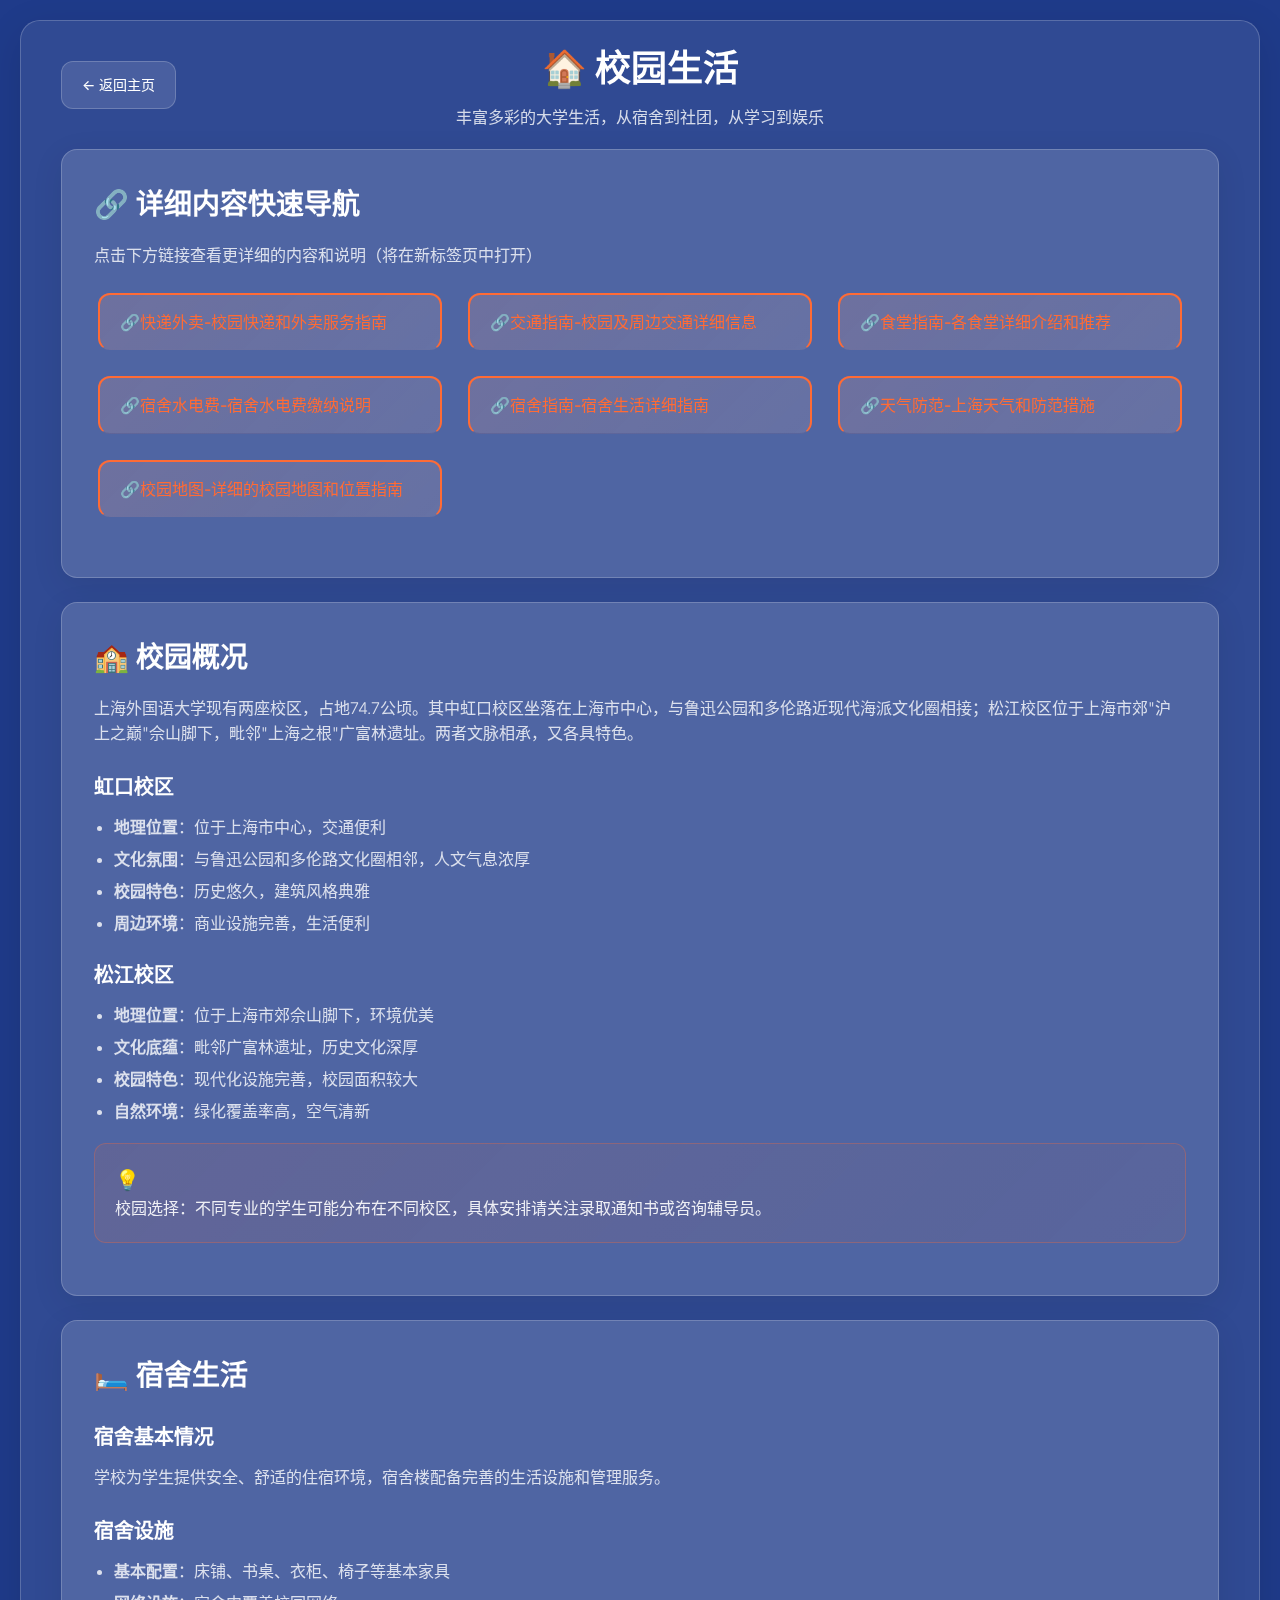
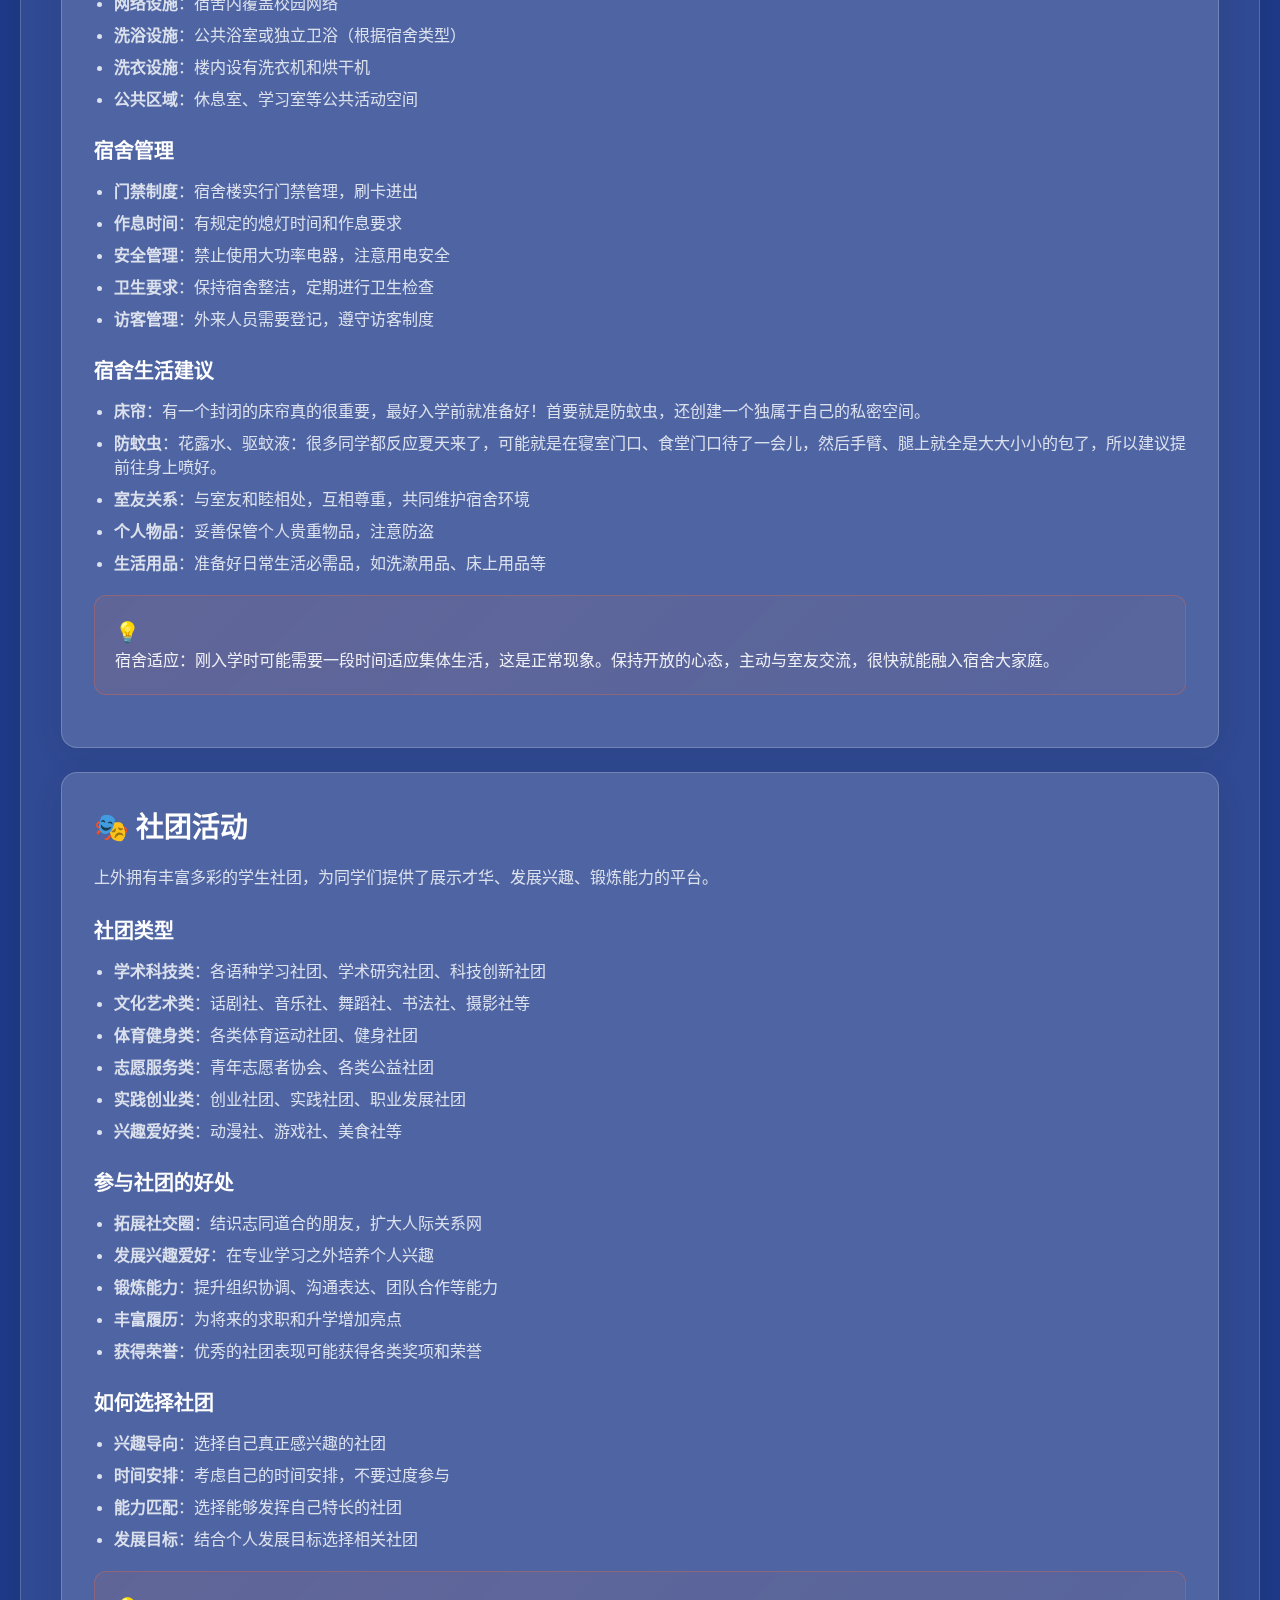
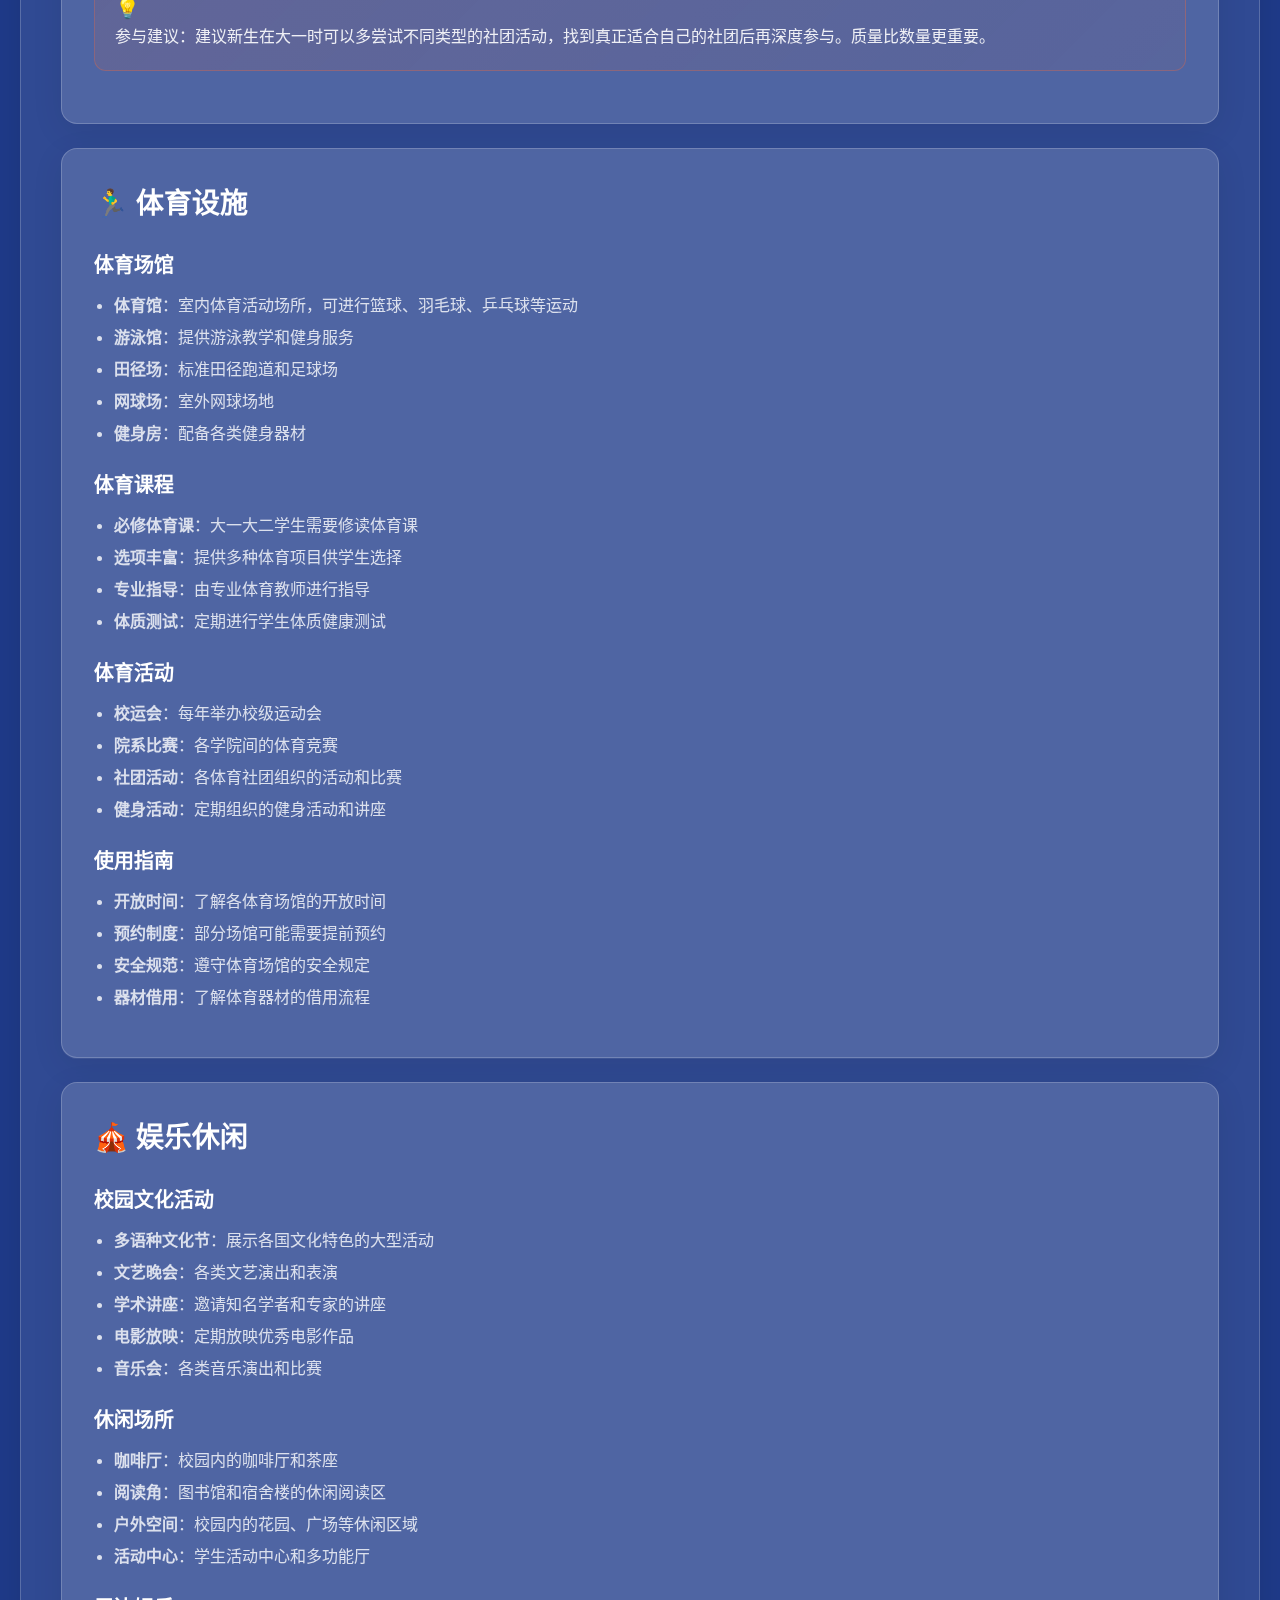
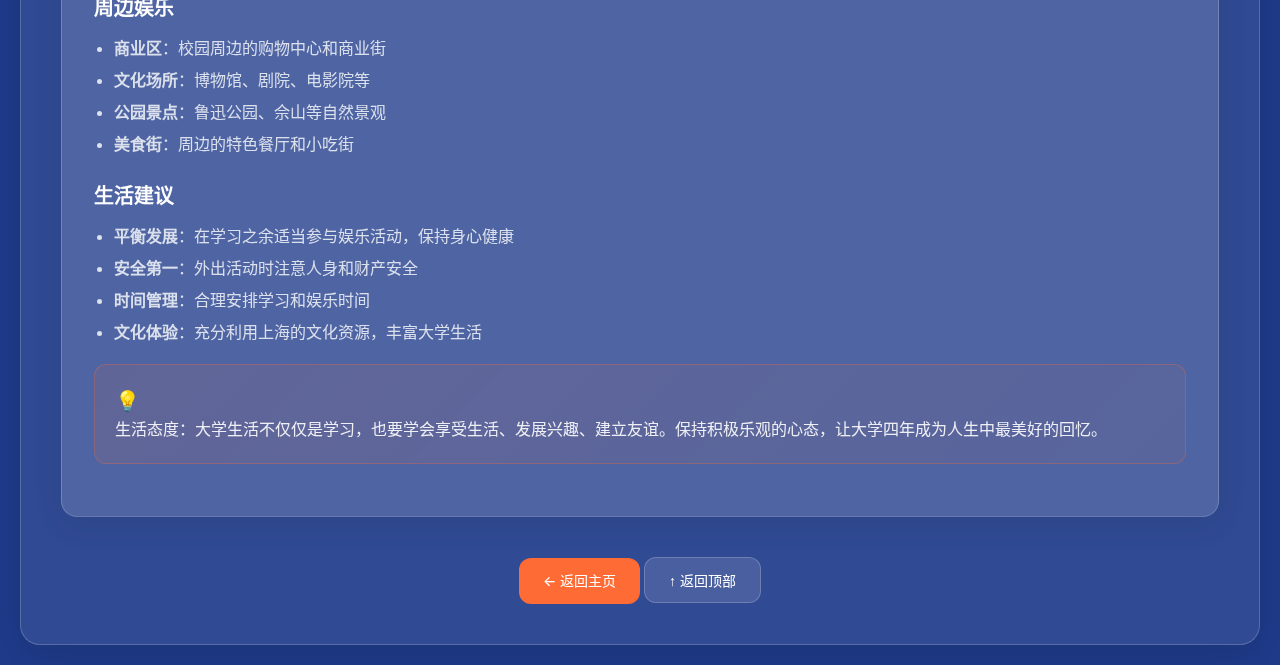
<file: 校园生活.html>
<!DOCTYPE html>
<html lang="zh-CN">
<head>
    <meta charset="UTF-8">
    <meta name="viewport" content="width=device-width, initial-scale=1.0">
    <title>校园生活 - 上外新生攻略</title>
    <link rel="stylesheet" href="css/styles.css">
    <link href="https://fonts.googleapis.com/css2?family=Inter:wght@300;400;500;600;700&display=swap" rel="stylesheet">
    <meta name="description" content="上海外国语大学校园生活指南，包含宿舍生活、社团活动、体育设施等">
</head>
<body>
    <div class="glass-container">
        <!-- 页面头部 -->
        <header class="page-header">
            <a href="index.html" class="back-button">
                ← 返回主页
            </a>
            <div class="page-title">
                <h1>🏠 校园生活</h1>
                <p>丰富多彩的大学生活，从宿舍到社团，从学习到娱乐</p>
            </div>
        </header>

        <!-- 详细内容快速导航 -->
        <section class="content-section">
            <h2>🔗 详细内容快速导航</h2>
            <p style="color: rgba(255, 255, 255, 0.8); margin-bottom: 20px;">点击下方链接查看更详细的内容和说明（将在新标签页中打开）</p>

            <div class="quick-nav-grid">
                <a href="https://docs.qq.com/aio/DQVRIUmtyY3hKcVVU?p=vYx5RaEIQwB8BAI2KrJwdF" target="_blank" class="quick-nav-link">
                    🔗快递外卖-校园快递和外卖服务指南
                </a>

                <a href="https://docs.qq.com/aio/DQVRIUmtyY3hKcVVU?p=AV4TcFIz8EkXsJxe8abLzE" target="_blank" class="quick-nav-link">
                    🔗交通指南-校园及周边交通详细信息
                </a>

                <a href="https://docs.qq.com/aio/DQVRIUmtyY3hKcVVU?p=s3Tr3J8mrHAsUF72U4cfXm" target="_blank" class="quick-nav-link">
                    🔗食堂指南-各食堂详细介绍和推荐
                </a>

                <a href="https://docs.qq.com/aio/DQVRIUmtyY3hKcVVU?p=E5oEiB1nGG3JuWadqxg23i" target="_blank" class="quick-nav-link">
                    🔗宿舍水电费-宿舍水电费缴纳说明
                </a>

                <a href="https://docs.qq.com/aio/DQVRIUmtyY3hKcVVU?p=gRmZsKgoGuu8lN9TY8vryJ" target="_blank" class="quick-nav-link">
                    🔗宿舍指南-宿舍生活详细指南
                </a>

                <a href="https://docs.qq.com/aio/DQVRIUmtyY3hKcVVU?p=YGrekTKjfooSAnre4aVdDR" target="_blank" class="quick-nav-link">
                    🔗天气防范-上海天气和防范措施
                </a>

                <a href="https://docs.qq.com/aio/DQVRIUmtyY3hKcVVU?p=k27Wfj0CoSlkRyYP96TpUQ" target="_blank" class="quick-nav-link">
                    🔗校园地图-详细的校园地图和位置指南
                </a>
            </div>
        </section>

        <!-- 校园概况 -->
        <section class="content-section">
            <h2>🏫 校园概况</h2>
            
            <p>上海外国语大学现有两座校区，占地74.7公顷。其中虹口校区坐落在上海市中心，与鲁迅公园和多伦路近现代海派文化圈相接；松江校区位于上海市郊"沪上之巅"佘山脚下，毗邻"上海之根"广富林遗址。两者文脉相承，又各具特色。</p>

            <h3>虹口校区</h3>
            <ul>
                <li><strong>地理位置</strong>：位于上海市中心，交通便利</li>
                <li><strong>文化氛围</strong>：与鲁迅公园和多伦路文化圈相邻，人文气息浓厚</li>
                <li><strong>校园特色</strong>：历史悠久，建筑风格典雅</li>
                <li><strong>周边环境</strong>：商业设施完善，生活便利</li>
            </ul>

            <h3>松江校区</h3>
            <ul>
                <li><strong>地理位置</strong>：位于上海市郊佘山脚下，环境优美</li>
                <li><strong>文化底蕴</strong>：毗邻广富林遗址，历史文化深厚</li>
                <li><strong>校园特色</strong>：现代化设施完善，校园面积较大</li>
                <li><strong>自然环境</strong>：绿化覆盖率高，空气清新</li>
            </ul>

            <div class="tip-box">
                <p><strong>校园选择</strong>：不同专业的学生可能分布在不同校区，具体安排请关注录取通知书或咨询辅导员。</p>
            </div>
        </section>

        <!-- 宿舍生活 -->
        <section class="content-section">
            <h2>🛏️ 宿舍生活</h2>
            
            <h3>宿舍基本情况</h3>
            <p>学校为学生提供安全、舒适的住宿环境，宿舍楼配备完善的生活设施和管理服务。</p>

            <h3>宿舍设施</h3>
            <ul>
                <li><strong>基本配置</strong>：床铺、书桌、衣柜、椅子等基本家具</li>
                <li><strong>网络设施</strong>：宿舍内覆盖校园网络</li>
                <li><strong>洗浴设施</strong>：公共浴室或独立卫浴（根据宿舍类型）</li>
                <li><strong>洗衣设施</strong>：楼内设有洗衣机和烘干机</li>
                <li><strong>公共区域</strong>：休息室、学习室等公共活动空间</li>
            </ul>

            <h3>宿舍管理</h3>
            <ul>
                <li><strong>门禁制度</strong>：宿舍楼实行门禁管理，刷卡进出</li>
                <li><strong>作息时间</strong>：有规定的熄灯时间和作息要求</li>
                <li><strong>安全管理</strong>：禁止使用大功率电器，注意用电安全</li>
                <li><strong>卫生要求</strong>：保持宿舍整洁，定期进行卫生检查</li>
                <li><strong>访客管理</strong>：外来人员需要登记，遵守访客制度</li>
            </ul>

            <h3>宿舍生活建议</h3>
            <ul>
                <li><strong>床帘</strong>：有一个封闭的床帘真的很重要，最好入学前就准备好！首要就是防蚊虫，还创建一个独属于自己的私密空间。</li>
                <li><strong>防蚊虫</strong>：花露水、驱蚊液：很多同学都反应夏天来了，可能就是在寝室门口、食堂门口待了一会儿，然后手臂、腿上就全是大大小小的包了，所以建议提前往身上喷好。</li>
                <li><strong>室友关系</strong>：与室友和睦相处，互相尊重，共同维护宿舍环境</li>
                <li><strong>个人物品</strong>：妥善保管个人贵重物品，注意防盗</li>
                <li><strong>生活用品</strong>：准备好日常生活必需品，如洗漱用品、床上用品等</li>
            </ul>

            <div class="tip-box">
                <p><strong>宿舍适应</strong>：刚入学时可能需要一段时间适应集体生活，这是正常现象。保持开放的心态，主动与室友交流，很快就能融入宿舍大家庭。</p>
            </div>
        </section>

        <!-- 社团活动 -->
        <section class="content-section">
            <h2>🎭 社团活动</h2>
            
            <p>上外拥有丰富多彩的学生社团，为同学们提供了展示才华、发展兴趣、锻炼能力的平台。</p>

            <h3>社团类型</h3>
            <ul>
                <li><strong>学术科技类</strong>：各语种学习社团、学术研究社团、科技创新社团</li>
                <li><strong>文化艺术类</strong>：话剧社、音乐社、舞蹈社、书法社、摄影社等</li>
                <li><strong>体育健身类</strong>：各类体育运动社团、健身社团</li>
                <li><strong>志愿服务类</strong>：青年志愿者协会、各类公益社团</li>
                <li><strong>实践创业类</strong>：创业社团、实践社团、职业发展社团</li>
                <li><strong>兴趣爱好类</strong>：动漫社、游戏社、美食社等</li>
            </ul>

            <h3>参与社团的好处</h3>
            <ul>
                <li><strong>拓展社交圈</strong>：结识志同道合的朋友，扩大人际关系网</li>
                <li><strong>发展兴趣爱好</strong>：在专业学习之外培养个人兴趣</li>
                <li><strong>锻炼能力</strong>：提升组织协调、沟通表达、团队合作等能力</li>
                <li><strong>丰富履历</strong>：为将来的求职和升学增加亮点</li>
                <li><strong>获得荣誉</strong>：优秀的社团表现可能获得各类奖项和荣誉</li>
            </ul>

            <h3>如何选择社团</h3>
            <ul>
                <li><strong>兴趣导向</strong>：选择自己真正感兴趣的社团</li>
                <li><strong>时间安排</strong>：考虑自己的时间安排，不要过度参与</li>
                <li><strong>能力匹配</strong>：选择能够发挥自己特长的社团</li>
                <li><strong>发展目标</strong>：结合个人发展目标选择相关社团</li>
            </ul>

            <div class="tip-box">
                <p><strong>参与建议</strong>：建议新生在大一时可以多尝试不同类型的社团活动，找到真正适合自己的社团后再深度参与。质量比数量更重要。</p>
            </div>
        </section>

        <!-- 体育设施 -->
        <section class="content-section">
            <h2>🏃‍♂️ 体育设施</h2>
            
            <h3>体育场馆</h3>
            <ul>
                <li><strong>体育馆</strong>：室内体育活动场所，可进行篮球、羽毛球、乒乓球等运动</li>
                <li><strong>游泳馆</strong>：提供游泳教学和健身服务</li>
                <li><strong>田径场</strong>：标准田径跑道和足球场</li>
                <li><strong>网球场</strong>：室外网球场地</li>
                <li><strong>健身房</strong>：配备各类健身器材</li>
            </ul>

            <h3>体育课程</h3>
            <ul>
                <li><strong>必修体育课</strong>：大一大二学生需要修读体育课</li>
                <li><strong>选项丰富</strong>：提供多种体育项目供学生选择</li>
                <li><strong>专业指导</strong>：由专业体育教师进行指导</li>
                <li><strong>体质测试</strong>：定期进行学生体质健康测试</li>
            </ul>

            <h3>体育活动</h3>
            <ul>
                <li><strong>校运会</strong>：每年举办校级运动会</li>
                <li><strong>院系比赛</strong>：各学院间的体育竞赛</li>
                <li><strong>社团活动</strong>：各体育社团组织的活动和比赛</li>
                <li><strong>健身活动</strong>：定期组织的健身活动和讲座</li>
            </ul>

            <h3>使用指南</h3>
            <ul>
                <li><strong>开放时间</strong>：了解各体育场馆的开放时间</li>
                <li><strong>预约制度</strong>：部分场馆可能需要提前预约</li>
                <li><strong>安全规范</strong>：遵守体育场馆的安全规定</li>
                <li><strong>器材借用</strong>：了解体育器材的借用流程</li>
            </ul>
        </section>

        <!-- 娱乐休闲 -->
        <section class="content-section">
            <h2>🎪 娱乐休闲</h2>
            
            <h3>校园文化活动</h3>
            <ul>
                <li><strong>多语种文化节</strong>：展示各国文化特色的大型活动</li>
                <li><strong>文艺晚会</strong>：各类文艺演出和表演</li>
                <li><strong>学术讲座</strong>：邀请知名学者和专家的讲座</li>
                <li><strong>电影放映</strong>：定期放映优秀电影作品</li>
                <li><strong>音乐会</strong>：各类音乐演出和比赛</li>
            </ul>

            <h3>休闲场所</h3>
            <ul>
                <li><strong>咖啡厅</strong>：校园内的咖啡厅和茶座</li>
                <li><strong>阅读角</strong>：图书馆和宿舍楼的休闲阅读区</li>
                <li><strong>户外空间</strong>：校园内的花园、广场等休闲区域</li>
                <li><strong>活动中心</strong>：学生活动中心和多功能厅</li>
            </ul>

            <h3>周边娱乐</h3>
            <ul>
                <li><strong>商业区</strong>：校园周边的购物中心和商业街</li>
                <li><strong>文化场所</strong>：博物馆、剧院、电影院等</li>
                <li><strong>公园景点</strong>：鲁迅公园、佘山等自然景观</li>
                <li><strong>美食街</strong>：周边的特色餐厅和小吃街</li>
            </ul>

            <h3>生活建议</h3>
            <ul>
                <li><strong>平衡发展</strong>：在学习之余适当参与娱乐活动，保持身心健康</li>
                <li><strong>安全第一</strong>：外出活动时注意人身和财产安全</li>
                <li><strong>时间管理</strong>：合理安排学习和娱乐时间</li>
                <li><strong>文化体验</strong>：充分利用上海的文化资源，丰富大学生活</li>
            </ul>

            <div class="tip-box">
                <p><strong>生活态度</strong>：大学生活不仅仅是学习，也要学会享受生活、发展兴趣、建立友谊。保持积极乐观的心态，让大学四年成为人生中最美好的回忆。</p>
            </div>
        </section>

        <!-- 返回顶部按钮 -->
        <div style="text-align: center; margin-top: 40px;">
            <a href="index.html" class="modern-button">← 返回主页</a>
            <button onclick="scrollToTop()" class="modern-button secondary">↑ 返回顶部</button>
        </div>
    </div>

    <script src="js/script.js"></script>
</body>
</html>
</file>
<file: css/styles.css>
/* 上外新生攻略 - 现代化玻璃拟态设计样式 */

/* CSS变量定义 */
:root {
    /* 主色调系统 */
    --primary-blue: #1F3B8A;           /* 主色调 - 专业蓝 */
    --primary-blue-light: #3B5998;     /* 浅蓝变体 */
    --primary-blue-dark: #152B5F;      /* 深蓝变体 */

    --accent-orange: #FF6B35;          /* 点缀色 - 活力橙 */
    --accent-orange-light: #FF8A5B;    /* 浅橙变体 */
    --accent-orange-dark: #E55A2B;     /* 深橙变体 */

    --text-primary: #2C3E50;           /* 主要文字 - 深灰 */
    --text-secondary: #5A6C7D;         /* 次要文字 - 中灰 */
    --text-light: #8A9BA8;             /* 辅助文字 - 浅灰 */
    --text-white: #FFFFFF;             /* 白色文字 */

    /* 玻璃拟态背景 */
    --glass-bg-primary: rgba(255, 255, 255, 0.08);      /* 主要玻璃背景 */
    --glass-bg-secondary: rgba(255, 255, 255, 0.12);    /* 次要玻璃背景 */
    --glass-bg-hover: rgba(255, 255, 255, 0.18);        /* 悬停玻璃背景 */
    --glass-border: rgba(255, 255, 255, 0.2);           /* 玻璃边框 */
    --glass-border-hover: rgba(255, 255, 255, 0.3);     /* 悬停边框 */

    /* 多层次阴影系统 */
    --glass-shadow-soft: 0 8px 32px rgba(0, 0, 0, 0.08);
    --glass-shadow-medium: 0 12px 40px rgba(0, 0, 0, 0.12);
    --glass-shadow-strong: 0 20px 60px rgba(0, 0, 0, 0.15);
    --glass-shadow-hover: 0 25px 80px rgba(0, 0, 0, 0.2);

    /* Material Design阴影层级 */
    --elevation-1: 0 2px 8px rgba(0,0,0,0.08);
    --elevation-2: 0 4px 16px rgba(0,0,0,0.12);
    --elevation-3: 0 8px 24px rgba(0,0,0,0.15);
    --elevation-4: 0 12px 32px rgba(0,0,0,0.18);
    --elevation-5: 0 16px 40px rgba(0,0,0,0.2);
}

/* 全局样式基础 */
* {
    margin: 0;
    padding: 0;
    box-sizing: border-box;
}

body {
    font-family: 'Inter', 'Roboto', 'Poppins', '思源黑体', system-ui, -apple-system, sans-serif;
    font-weight: 400;
    background: var(--primary-blue);
    min-height: 100vh;
    overflow-x: hidden;
    color: var(--text-primary);
    line-height: 1.6;
}

/* 字体排版系统 */
h1 { 
    font-size: 48px; 
    font-weight: 700; 
    color: var(--text-white); 
    margin-bottom: 8px; 
}

h2 { 
    font-size: 36px; 
    font-weight: 600; 
    color: var(--text-primary); 
    margin-bottom: 12px; 
}

h3 { 
    font-size: 24px; 
    font-weight: 600; 
    color: var(--text-primary); 
    margin-bottom: 8px; 
}

h4 { 
    font-size: 18px; 
    font-weight: 500; 
    color: var(--text-primary); 
    margin-bottom: 4px; 
}

p { 
    font-size: 16px; 
    font-weight: 300; 
    color: var(--text-secondary); 
}

/* 玻璃拟态容器 */
.glass-container {
    backdrop-filter: blur(20px);
    -webkit-backdrop-filter: blur(20px);
    background: var(--glass-bg-primary);
    border: 1px solid var(--glass-border);
    border-radius: 20px;
    margin: 20px;
    padding: 40px;
    box-shadow: var(--glass-shadow-medium);
}

/* 头部样式 */
.glass-header {
    text-align: center;
    margin-bottom: 40px;
}

.glass-header h1 {
    font-size: 48px;
    font-weight: 700;
    color: var(--text-white);
    margin-bottom: 12px;
    text-shadow: 0 2px 10px rgba(0, 0, 0, 0.3);
}

.glass-header p {
    font-size: 18px;
    color: rgba(255, 255, 255, 0.8);
    margin-bottom: 24px;
}

/* 搜索容器 */
.search-container {
    display: flex;
    align-items: center;
    gap: 12px;
    margin: 24px auto 0;
    max-width: 400px;
}

.glass-search {
    flex: 1;
    background: var(--glass-bg-secondary);
    border: 1px solid var(--glass-border);
    border-radius: 16px;
    padding: 16px 20px;
    color: var(--text-white);
    font-size: 16px;
    transition: all 0.3s ease;
}

.glass-search::placeholder {
    color: rgba(255, 255, 255, 0.6);
}

.glass-search:focus {
    outline: none;
    background: var(--glass-bg-hover);
    box-shadow: 0 0 0 2px var(--accent-orange);
    transform: translateY(-2px);
}

.search-btn {
    background: var(--accent-orange);
    border: none;
    border-radius: 12px;
    padding: 16px;
    cursor: pointer;
    font-size: 16px;
    transition: all 0.3s ease;
    color: white;
}

.search-btn:hover {
    transform: scale(1.05);
    box-shadow: var(--elevation-2);
}

/* 增强版网格布局 - 固定3列布局 */
.enhanced-grid {
    display: grid;
    grid-template-columns: repeat(3, 1fr);
    gap: 20px;
    margin-top: 40px;
    /* 确保卡片高度一致 */
    align-items: stretch;
}

/* 基础玻璃拟态卡片 */
.glass-card {
    position: relative;
    background: var(--glass-bg-primary);
    backdrop-filter: blur(25px);
    -webkit-backdrop-filter: blur(25px);
    border: 1px solid var(--glass-border);
    border-radius: 20px;
    padding: 24px;
    cursor: pointer;
    transition: all 0.4s cubic-bezier(0.25, 0.46, 0.45, 0.94);
    overflow: hidden;
    display: flex;
    flex-direction: column;
    justify-content: space-between;
    min-height: 180px;
}

/* 卡片悬浮效果 */
.glass-card:hover {
    transform: translateY(-6px) scale(1.02);
    background: var(--glass-bg-hover);
    border-color: var(--glass-border-hover);
    box-shadow: var(--glass-shadow-hover);
}

/* 卡片图标样式 */
.card-icon {
    font-size: 36px;
    margin-bottom: 12px;
    display: block;
}

/* 卡片内容区域 */
.card-content h3 {
    color: var(--text-white);
    font-size: 20px;
    font-weight: 600;
    margin-bottom: 8px;
}

.card-content p {
    color: rgba(255, 255, 255, 0.8);
    font-size: 14px;
    font-weight: 300;
    margin-bottom: 16px;
}

/* 卡片统计信息 */
.card-stats {
    display: flex;
    justify-content: space-between;
    align-items: center;
    margin-top: auto;
}

.file-count {
    color: rgba(255, 255, 255, 0.9);
    font-size: 12px;
    font-weight: 400;
}

/* 进度条样式 */
.progress-bar {
    width: 60px;
    height: 4px;
    background: rgba(255, 255, 255, 0.2);
    border-radius: 2px;
    overflow: hidden;
}

.progress-fill {
    height: 100%;
    background: var(--accent-orange);
    border-radius: 2px;
    transition: width 0.3s ease;
}

/* 子页面样式 */
.page-header {
    display: flex;
    align-items: center;
    justify-content: space-between;
    margin-bottom: 40px;
    flex-wrap: wrap;
    gap: 20px;
    position: relative;
}

.back-button {
    background: var(--glass-bg-secondary);
    border: 1px solid var(--glass-border);
    border-radius: 12px;
    padding: 12px 20px;
    color: var(--text-white);
    text-decoration: none;
    font-size: 14px;
    font-weight: 500;
    transition: all 0.3s ease;
    display: flex;
    align-items: center;
    gap: 8px;
}

.back-button:hover {
    background: var(--glass-bg-hover);
    transform: translateY(-2px);
    box-shadow: var(--elevation-2);
}

.page-title {
    position: absolute;
    left: 50%;
    transform: translateX(-50%);
    text-align: center;
    width: auto;
    min-width: 300px;
}

.page-title h1 {
    font-size: 36px;
    margin-bottom: 8px;
}

.page-title p {
    color: rgba(255, 255, 255, 0.8);
    font-size: 16px;
}

/* 内容区域 */
.content-section {
    background: var(--glass-bg-primary);
    backdrop-filter: blur(20px);
    border: 1px solid var(--glass-border);
    border-radius: 16px;
    padding: 32px;
    margin-bottom: 24px;
    box-shadow: var(--glass-shadow-soft);
}

.content-section h2 {
    color: var(--text-white);
    font-size: 28px;
    margin-bottom: 16px;
    display: flex;
    align-items: center;
    gap: 12px;
}

.content-section h3 {
    color: var(--text-white);
    font-size: 20px;
    margin-bottom: 12px;
    margin-top: 24px;
}

.content-section h4 {
    color: rgba(255, 255, 255, 0.9);
    font-size: 16px;
    margin-bottom: 8px;
    margin-top: 16px;
}

.content-section p {
    color: rgba(255, 255, 255, 0.8);
    line-height: 1.6;
    margin-bottom: 12px;
}

.content-section ul, .content-section ol {
    color: rgba(255, 255, 255, 0.8);
    margin-left: 20px;
    margin-bottom: 16px;
}

.content-section li {
    margin-bottom: 8px;
    line-height: 1.5;
}

/* 链接样式 */
.content-section a {
    color: var(--accent-orange);
    text-decoration: none;
    font-weight: 500;
    transition: all 0.3s ease;
    border-bottom: 1px solid transparent;
}

.content-section a:hover {
    color: var(--accent-orange-light);
    border-bottom-color: var(--accent-orange-light);
}

/* 表格样式 */
.content-table {
    width: 100%;
    border-collapse: collapse;
    margin: 20px 0;
    background: var(--glass-bg-secondary);
    border-radius: 12px;
    overflow: hidden;
    box-shadow: var(--elevation-1);
}

.content-table th,
.content-table td {
    padding: 16px;
    text-align: left;
    border-bottom: 1px solid rgba(255, 255, 255, 0.1);
}

.content-table th {
    background: var(--glass-bg-hover);
    color: var(--text-white);
    font-weight: 600;
    font-size: 14px;
}

.content-table td {
    color: rgba(255, 255, 255, 0.8);
    font-size: 14px;
}

.content-table tr:hover {
    background: rgba(255, 255, 255, 0.05);
}

/* 提示框样式 */
.tip-box {
    background: linear-gradient(135deg, rgba(255, 107, 53, 0.1), rgba(255, 107, 53, 0.05));
    border: 1px solid rgba(255, 107, 53, 0.3);
    border-radius: 12px;
    padding: 20px;
    margin: 20px 0;
    position: relative;
}

.tip-box::before {
    content: "💡";
    font-size: 20px;
    margin-right: 8px;
}

.tip-box p {
    color: rgba(255, 255, 255, 0.9);
    margin: 0;
}

/* 按钮样式 */
.modern-button {
    background: var(--accent-orange);
    border: none;
    border-radius: 12px;
    padding: 12px 24px;
    color: white;
    font-size: 14px;
    font-weight: 500;
    cursor: pointer;
    transition: all 0.3s ease;
    text-decoration: none;
    display: inline-flex;
    align-items: center;
    gap: 8px;
}

.modern-button:hover {
    background: var(--accent-orange-light);
    transform: translateY(-2px);
    box-shadow: var(--elevation-3);
}

.modern-button.secondary {
    background: var(--glass-bg-secondary);
    border: 1px solid var(--glass-border);
    color: var(--text-white);
}

.modern-button.secondary:hover {
    background: var(--glass-bg-hover);
}

/* 响应式设计 */
/* 超大屏幕 (1440px+) - 保持3列布局 */
@media (min-width: 1440px) {
    .enhanced-grid {
        grid-template-columns: repeat(3, 1fr);
        gap: 24px;
    }
}

/* 桌面端 (1024px - 1439px) - 保持3列布局 */
@media (min-width: 1024px) and (max-width: 1439px) {
    .enhanced-grid {
        grid-template-columns: repeat(3, 1fr);
        gap: 20px;
    }
}

/* 中等桌面屏幕 (900px - 1023px) - 保持3列但调整间距 */
@media (min-width: 900px) and (max-width: 1023px) {
    .glass-container {
        margin: 16px;
        padding: 24px;
    }

    .enhanced-grid {
        grid-template-columns: repeat(3, 1fr);
        gap: 16px;
    }

    .glass-card {
        padding: 20px;
    }

    h1 { font-size: 36px; }
    h2 { font-size: 28px; }
    h3 { font-size: 20px; }

    .image-cards-section {
        grid-template-columns: repeat(auto-fit, minmax(250px, 1fr));
        gap: 16px;
    }
}

/* 平板端横屏 (768px - 899px) - 改为2列布局 */
@media (min-width: 768px) and (max-width: 899px) {
    .glass-container {
        margin: 16px;
        padding: 24px;
    }

    .enhanced-grid {
        grid-template-columns: repeat(2, 1fr);
        gap: 16px;
    }

    h1 { font-size: 36px; }
    h2 { font-size: 28px; }
    h3 { font-size: 20px; }

    .image-cards-section {
        grid-template-columns: repeat(2, 1fr);
        gap: 16px;
    }
}

/* 平板端竖屏 (481px - 767px) - 改为2列布局 */
@media (min-width: 481px) and (max-width: 767px) {
    .glass-container {
        margin: 12px;
        padding: 20px;
    }

    .enhanced-grid {
        grid-template-columns: repeat(2, 1fr);
        gap: 12px;
    }

    .glass-card {
        min-height: 160px;
        padding: 16px;
    }

    .search-container {
        max-width: 100%;
    }

    h1 { font-size: 28px; }
    h2 { font-size: 24px; }
    h3 { font-size: 18px; }

    .image-cards-section {
        grid-template-columns: repeat(auto-fit, minmax(200px, 1fr));
        gap: 12px;
    }

    .page-header {
        flex-direction: column;
        text-align: center;
        position: static;
    }

    .page-title {
        position: static;
        transform: none;
        left: auto;
        width: 100%;
        min-width: auto;
    }

    .page-title h1 {
        font-size: 28px;
    }
}

/* 移动端 (320px - 480px) - 单列布局 */
@media (max-width: 480px) {
    .glass-container {
        margin: 8px;
        padding: 16px;
    }

    .enhanced-grid {
        grid-template-columns: 1fr;
        gap: 12px;
    }

    .glass-card {
        min-height: 140px;
        padding: 16px;
    }

    h1 { font-size: 24px; }
    h2 { font-size: 20px; }
    h3 { font-size: 16px; }
    h4 { font-size: 14px; }

    .card-content h3 { font-size: 16px; }
    .card-content p { font-size: 12px; }

    .page-header {
        flex-direction: column;
        text-align: center;
        gap: 16px;
        position: static;
    }

    .page-title {
        position: static;
        transform: none;
        left: auto;
        width: 100%;
        min-width: auto;
    }

    .page-title h1 {
        font-size: 24px;
    }

    .content-section {
        padding: 20px;
    }

    .content-section h2 {
        font-size: 22px;
    }

    .content-table th,
    .content-table td {
        padding: 12px 8px;
        font-size: 12px;
    }

    .image-cards-section {
        grid-template-columns: 1fr;
        gap: 12px;
    }
}

/* 快速导航链接样式 */
.quick-nav-grid {
    display: grid;
    grid-template-columns: repeat(auto-fit, minmax(300px, 1fr));
    gap: 16px;
    margin-top: 20px;
    margin-bottom: 20px;
}

.quick-nav-link {
    display: block;
    background: linear-gradient(135deg,
        rgba(255, 107, 53, 0.1),
        rgba(255, 107, 53, 0.05)
    );
    backdrop-filter: blur(20px);
    -webkit-backdrop-filter: blur(20px);
    border: 2px solid var(--accent-orange);
    border-radius: 12px;
    padding: 16px 20px;
    margin: 4px;
    text-decoration: none;
    color: var(--text-white);
    font-size: 16px;
    font-weight: 500;
    line-height: 1.4;
    transition: all 0.3s ease;
    cursor: pointer;
    position: relative;
    z-index: 1;
    box-sizing: border-box;
    /* 确保边框完全可见 */
    overflow: visible;
    isolation: isolate;
}

.quick-nav-link:hover {
    background: linear-gradient(135deg,
        rgba(255, 107, 53, 0.2),
        rgba(255, 107, 53, 0.1)
    );
    border-color: var(--accent-orange-light);
    border-width: 2px;
    transform: translateY(-2px);
    box-shadow: 0 8px 25px rgba(255, 107, 53, 0.3);
    color: var(--text-white);
    z-index: 2;
    /* 确保悬停时边框仍然完全可见 */
    overflow: visible;
}

/* 快速导航响应式设计 */
@media (max-width: 768px) {
    .quick-nav-grid {
        grid-template-columns: 1fr;
        gap: 14px;
        margin-bottom: 24px;
    }

    .quick-nav-link {
        padding: 14px 16px;
        font-size: 14px;
        margin: 4px;
        /* 移动端确保边框可见 */
        overflow: visible;
    }
}

@media (min-width: 769px) and (max-width: 1024px) {
    .quick-nav-grid {
        grid-template-columns: repeat(2, 1fr);
        gap: 16px;
        margin-bottom: 24px;
    }

    .quick-nav-link {
        font-size: 15px;
        margin: 4px;
        /* 平板端确保边框可见 */
        overflow: visible;
    }
}

@media (min-width: 1025px) {
    .quick-nav-grid {
        grid-template-columns: repeat(3, 1fr);
        gap: 18px;
        margin-bottom: 24px;
    }

    .quick-nav-link {
        margin: 4px;
        /* 桌面端确保边框可见 */
        overflow: visible;
    }
}

/* 页面过渡动画 */
.page-transition {
    opacity: 0;
    transform: scale(0.95);
    transition: all 0.3s ease;
}

.page-transition.loaded {
    opacity: 1;
    transform: scale(1);
}

/* 图片卡片样式 - 原尺寸显示 */
.card-image {
    width: 100%;
    height: auto;
    max-width: 100%;
    border-radius: 12px;
    margin-bottom: 12px;
    transition: all 0.3s ease;
    display: block;
}

.glass-card:hover .card-image {
    transform: scale(1.02);
    border-radius: 16px;
}

/* 图片卡片容器 */
.image-cards-section {
    display: grid;
    grid-template-columns: repeat(auto-fit, minmax(280px, 1fr));
    gap: 20px;
    margin-top: 40px;
}

/* 图片卡片特殊样式 */
.glass-card.image-card {
    min-height: auto;
    padding: 20px;
}
</file>
